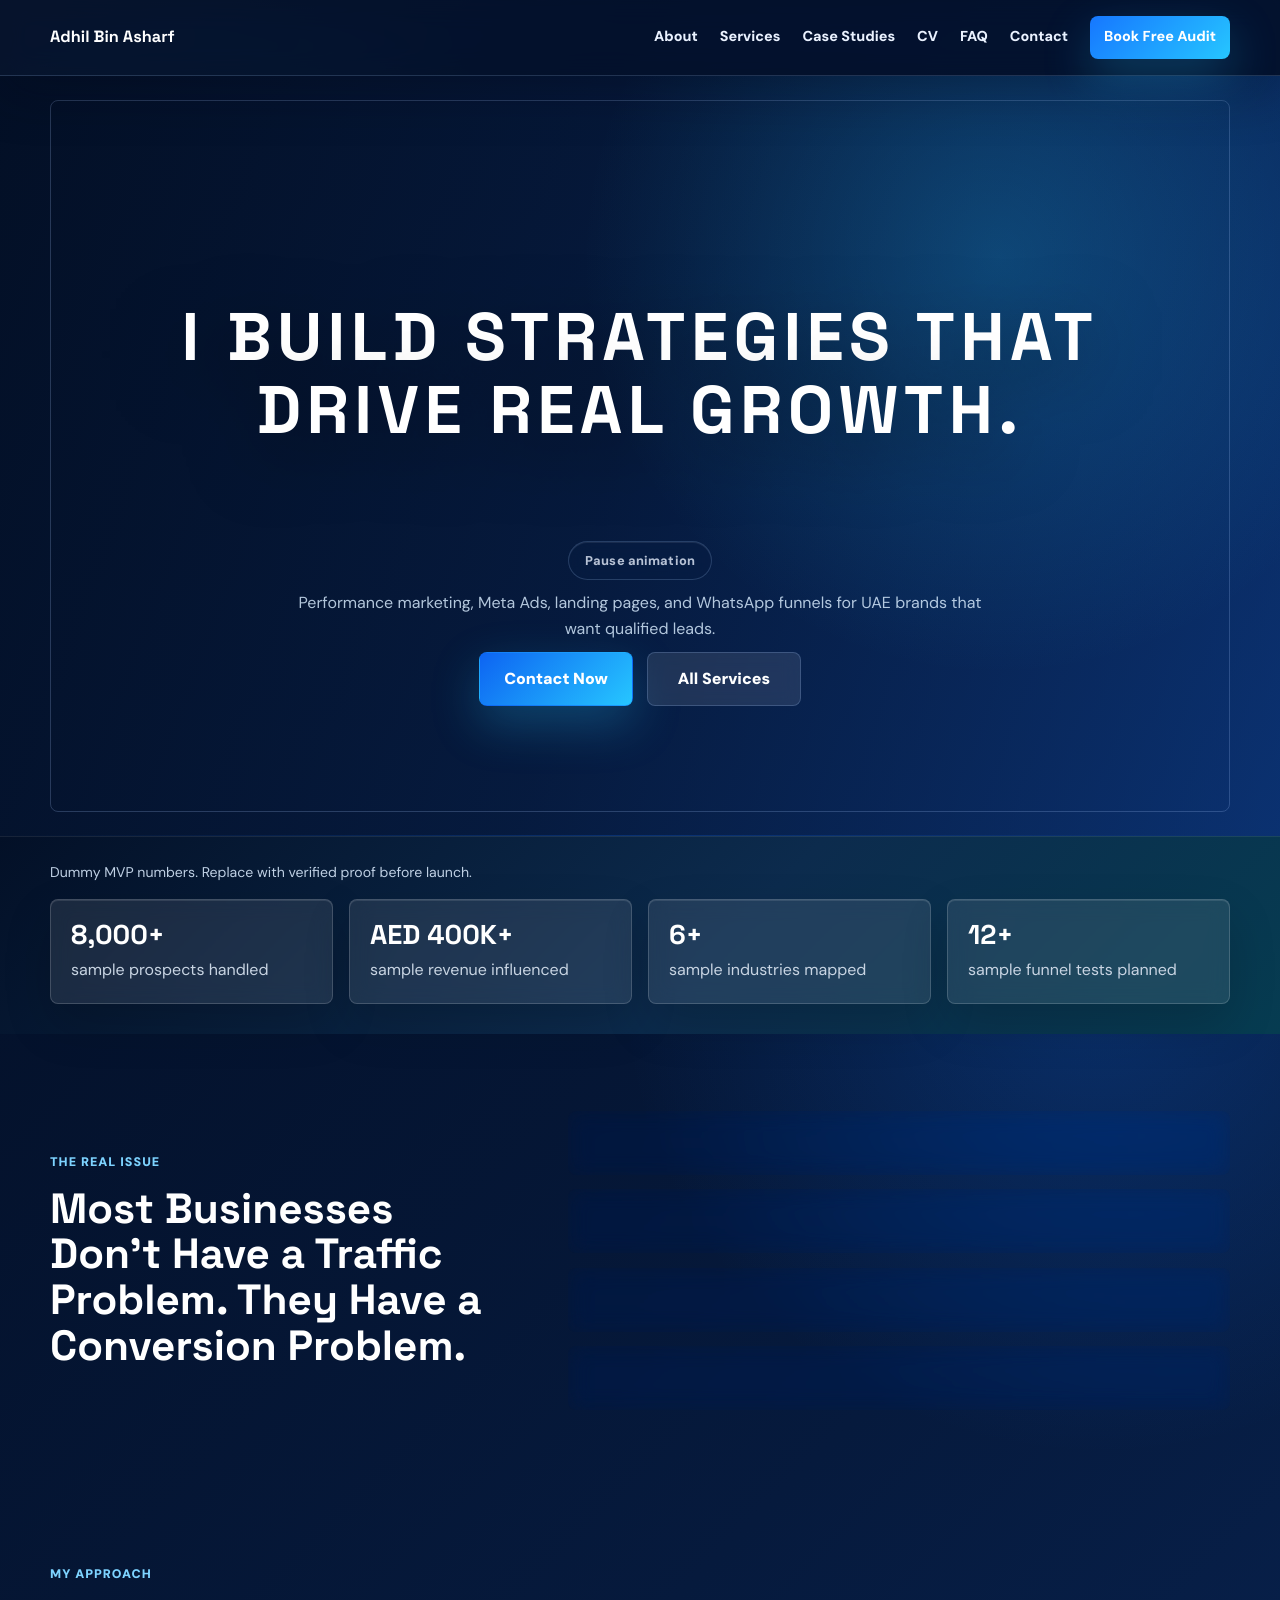
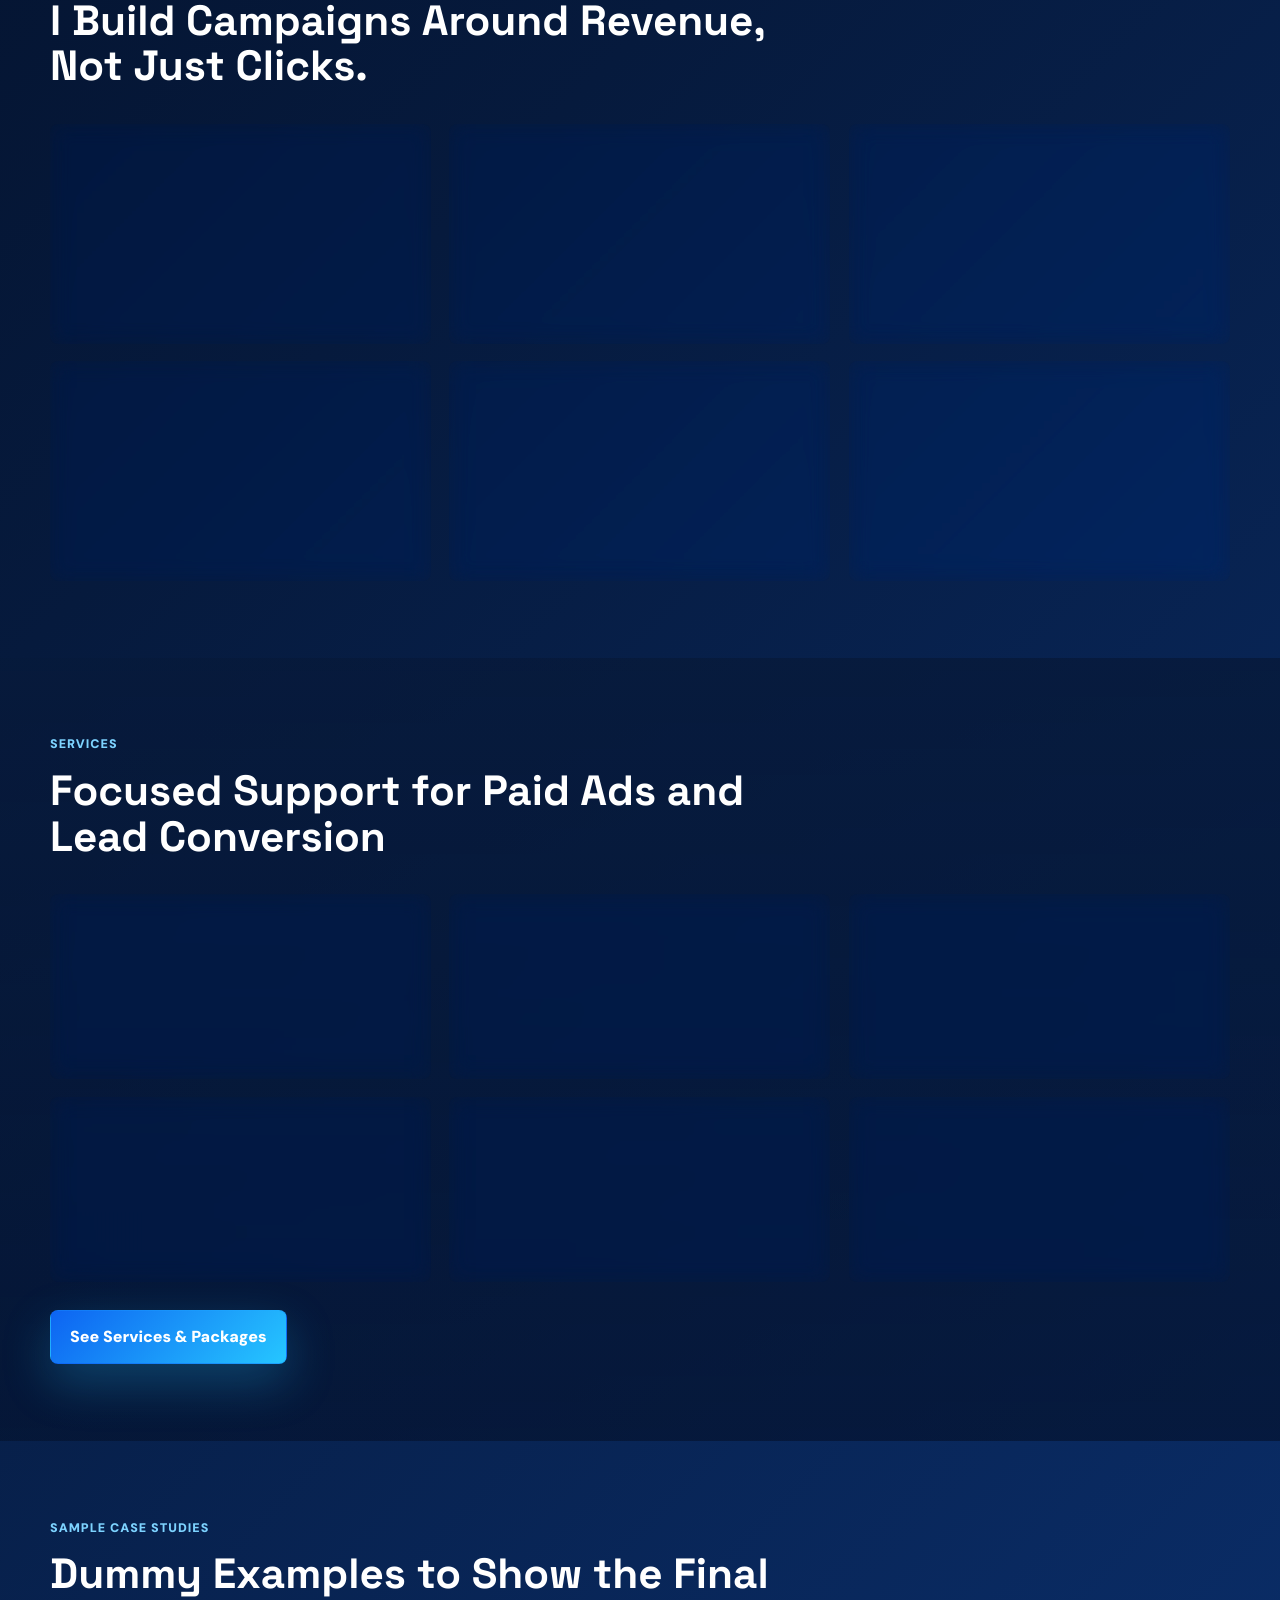
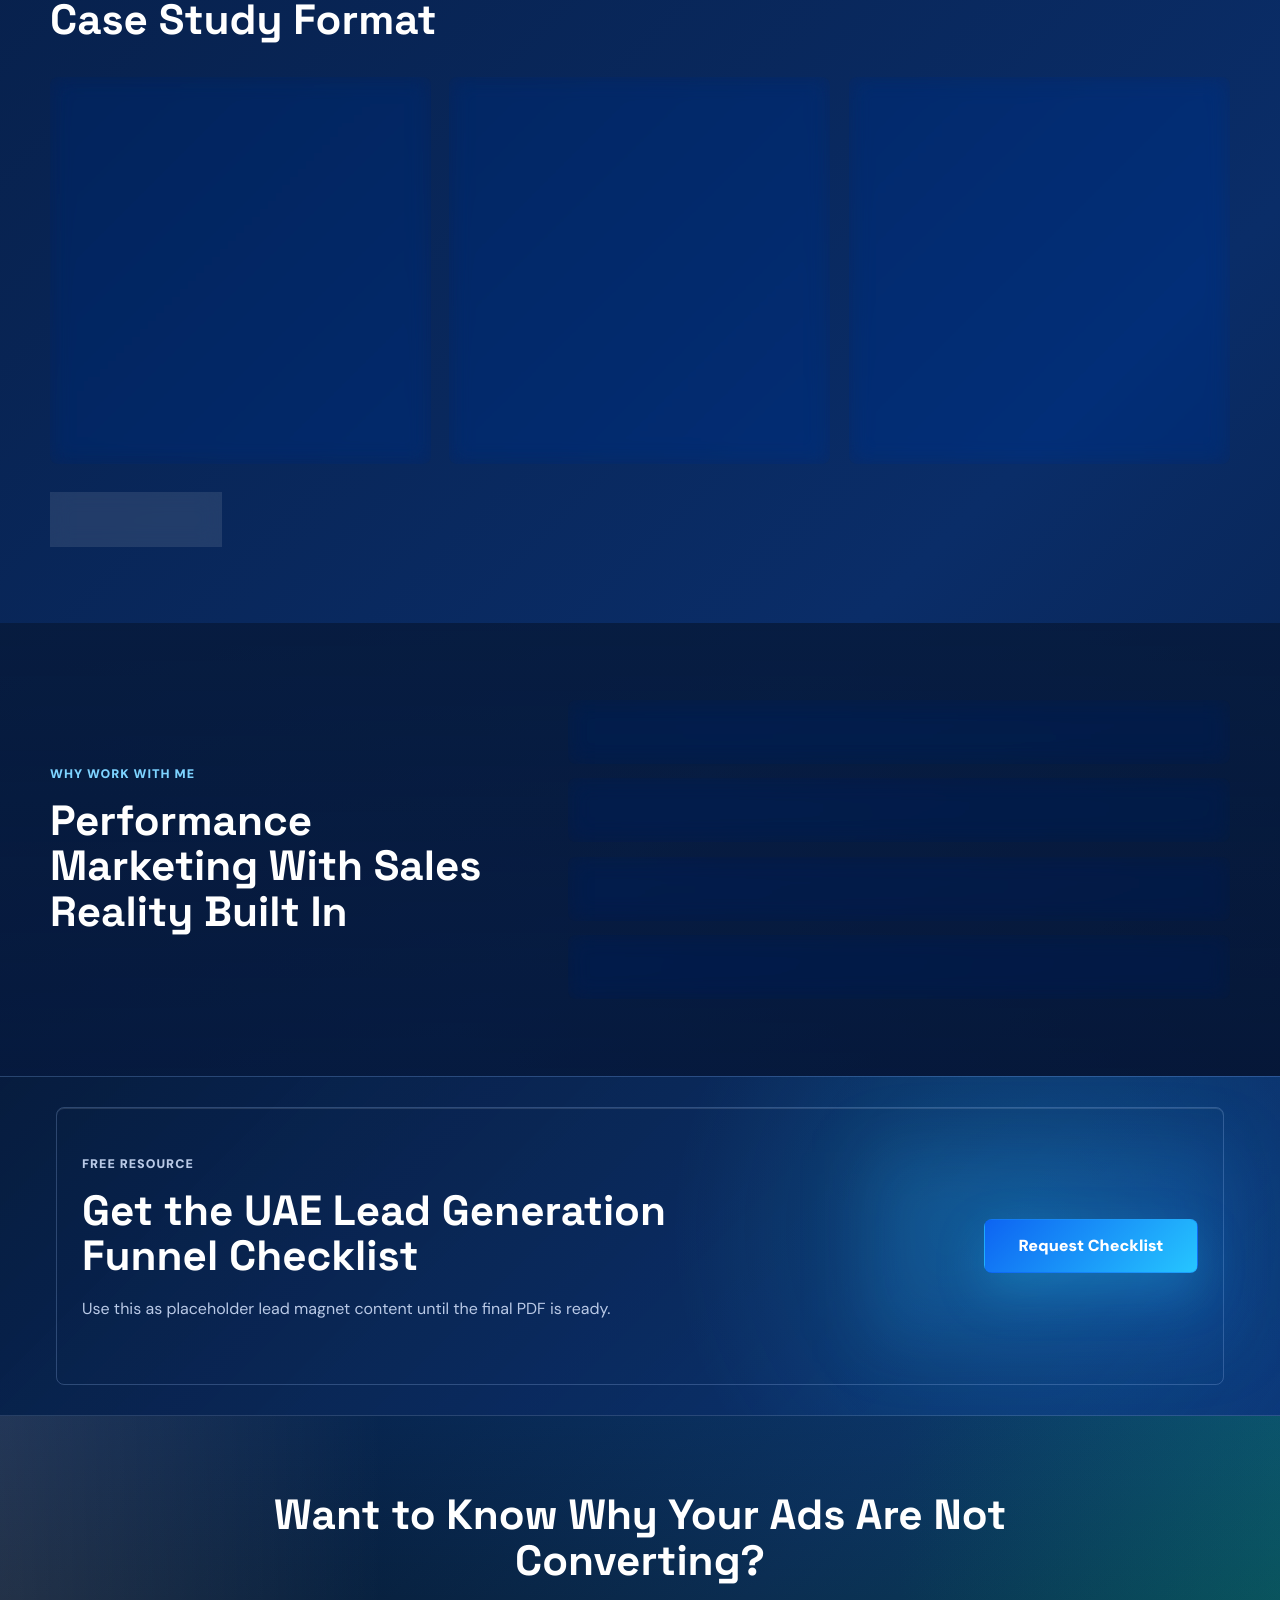
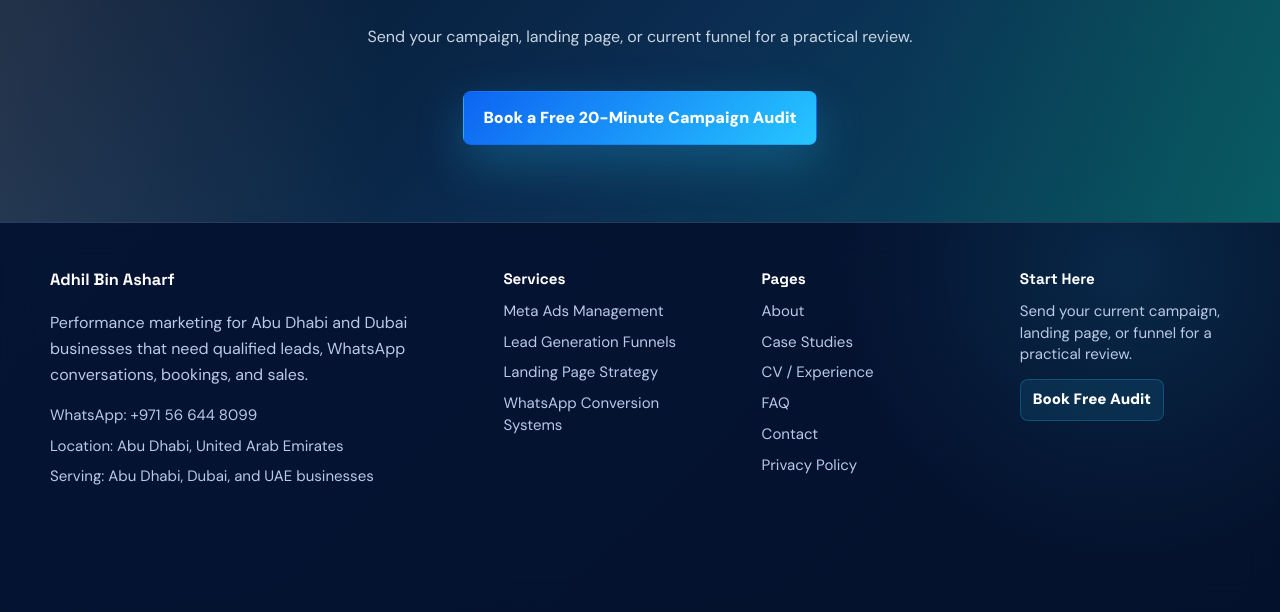
<file: index.html>
<!doctype html>
<html lang="en">
<head>
  <meta charset="utf-8">
  <meta name="viewport" content="width=device-width, initial-scale=1">
  <title>Performance Marketer in Abu Dhabi & Dubai | Adhil Bin Asharf</title>
  <meta name="description" content="Adhil Bin Asharf helps Abu Dhabi and Dubai businesses generate qualified leads with Meta Ads, landing pages, WhatsApp funnels, tracking, and campaign optimization.">
  <link rel="preconnect" href="https://fonts.googleapis.com">
  <link rel="preconnect" href="https://fonts.gstatic.com" crossorigin>
  <link href="https://fonts.googleapis.com/css2?family=DM+Sans:wght@400;500;600;700;800&family=Space+Grotesk:wght@500;600;700&display=swap" rel="stylesheet">
  <link rel="icon" type="image/png" sizes="32x32" href="assets/favicon-32.png">
  <link rel="icon" type="image/png" sizes="192x192" href="assets/favicon-192.png">
  <link rel="apple-touch-icon" href="assets/apple-touch-icon.png">
  <link rel="stylesheet" href="styles.css?v=33">
  <script type="application/ld+json">
  {
    "@context": "https://schema.org",
    "@type": "Person",
    "name": "Adhil Bin Asharf",
    "jobTitle": "Performance Marketer",
    "areaServed": ["Abu Dhabi", "Dubai", "United Arab Emirates"],
    "knowsAbout": ["Meta Ads", "Lead Generation", "Landing Pages", "WhatsApp Funnels", "Campaign Optimization"],
    "url": "https://example.com"
  }
  </script>
</head>
<body>
  <div class="site-cursor" aria-hidden="true"></div>
  <header class="site-header">
    <a class="brand" href="index.html" aria-label="Adhil Bin Asharf home">
      <span>Adhil Bin Asharf</span>
    </a>
    <button class="nav-toggle" type="button" aria-label="Open navigation" aria-expanded="false">Menu</button>
    <nav class="site-nav" aria-label="Main navigation">
      <a href="about.html">About</a>
      <a href="services.html">Services</a>
      <a href="case-studies.html">Case Studies</a>
      <a href="cv.html">CV</a>
      <a href="faq.html">FAQ</a>
      <a href="contact.html">Contact</a>
      <a class="nav-cta" href="contact.html#audit">Book Free Audit</a>
    </nav>
  </header>

  <main>
    <section class="hero">
      <div class="typewriter-hero" data-typewriter-hero>
        <h1 class="typewriter-heading" data-typewriter-heading aria-hidden="true">
          <span data-typewriter-text>I BUILD STRATEGIES THAT DRIVE REAL GROWTH.</span>
        </h1>
        <p class="sr-only" aria-live="polite" aria-atomic="true" data-typewriter-live>I BUILD STRATEGIES THAT DRIVE REAL GROWTH.</p>
      </div>
      <div class="hero-bottom">
        <button class="typewriter-toggle" type="button" data-typewriter-toggle aria-label="Pause headline animation">
          <span data-typewriter-toggle-text>Pause animation</span>
        </button>
        <p>Performance marketing, Meta Ads, landing pages, and WhatsApp funnels for UAE brands that want qualified leads.</p>
        <div class="hero-cta-row">
          <a class="button primary" href="contact.html#audit">Contact Now</a>
          <a class="button secondary" href="services.html">All Services</a>
        </div>
      </div>
    </section>

    <section class="proof-band" aria-label="Sample proof metrics">
      <p class="sample-note">Dummy MVP numbers. Replace with verified proof before launch.</p>
      <div class="proof-grid">
        <div><strong>8,000+</strong><span>sample prospects handled</span></div>
        <div><strong>AED 400K+</strong><span>sample revenue influenced</span></div>
        <div><strong>6+</strong><span>sample industries mapped</span></div>
        <div><strong>12+</strong><span>sample funnel tests planned</span></div>
      </div>
    </section>

    <section class="split-section">
      <div>
        <p class="eyebrow">The real issue</p>
        <h2>Most Businesses Don’t Have a Traffic Problem. They Have a Conversion Problem.</h2>
      </div>
      <div class="check-list">
        <p>Ads are running, but leads are poor quality.</p>
        <p>Leads come in, but the sales team does not convert them.</p>
        <p>Tracking is unclear, follow-up is slow, and budgets are spent without learning.</p>
        <p>The offer, landing page, and WhatsApp flow are not working together.</p>
      </div>
    </section>

    <section class="section">
      <div class="section-heading">
        <p class="eyebrow">My approach</p>
        <h2>I Build Campaigns Around Revenue, Not Just Clicks.</h2>
      </div>
      <div class="process-grid">
        <article><span>01</span><h3>Offer clarity</h3><p>Shape the promise, audience, proof, and CTA before scaling spend.</p></article>
        <article><span>02</span><h3>Audience research</h3><p>Map local UAE buying behavior and qualification signals.</p></article>
        <article><span>03</span><h3>Creative testing</h3><p>Test hooks, proof angles, and intent levels with a clear learning plan.</p></article>
        <article><span>04</span><h3>Funnel setup</h3><p>Connect landing pages, lead forms, WhatsApp, and sales handover.</p></article>
        <article><span>05</span><h3>Tracking</h3><p>Define the events and reporting that show what actually moved.</p></article>
        <article><span>06</span><h3>Optimization</h3><p>Review weekly, improve quality, and decide the next action from data.</p></article>
      </div>
    </section>

    <section class="section muted">
      <div class="section-heading">
        <p class="eyebrow">Services</p>
        <h2>Focused Support for Paid Ads and Lead Conversion</h2>
      </div>
      <div class="card-grid">
        <article class="card"><h3>Meta Ads Management</h3><p>Campaign structure, audience strategy, budget planning, creative tests, optimization, and reporting.</p></article>
        <article class="card"><h3>Lead Generation Campaigns</h3><p>Lead forms, landing page direction, qualification questions, and quality improvement.</p></article>
        <article class="card"><h3>Landing Page Strategy</h3><p>Page structure, offer copy, CTA sequence, form strategy, and trust-section planning.</p></article>
        <article class="card"><h3>WhatsApp Funnel Setup</h3><p>Auto-replies, follow-up messages, objection handling, qualification flow, and booking scripts.</p></article>
        <article class="card"><h3>Campaign Audit</h3><p>Review ads, creatives, targeting, tracking, landing page experience, and follow-up process.</p></article>
        <article class="card"><h3>Sales Follow-Up Optimization</h3><p>Improve response templates, handover flow, lead stages, and daily sales actions.</p></article>
      </div>
      <div class="center-action"><a class="button primary" href="services.html">See Services & Packages</a></div>
    </section>

    <section class="section">
      <div class="section-heading">
        <p class="eyebrow">Sample case studies</p>
        <h2>Dummy Examples to Show the Final Case Study Format</h2>
      </div>
      <div class="case-grid">
        <article class="case-card">
          <p class="tag">Education Campaign</p>
          <h3>Improved demo booking intent</h3>
          <p><strong>Challenge:</strong> Low-quality leads and poor follow-up.</p>
          <p><strong>Strategy:</strong> Offer refinement, WhatsApp qualification, demo booking flow.</p>
          <p class="metric">Sample result: 34% more qualified conversations</p>
        </article>
        <article class="case-card">
          <p class="tag">Training Institute</p>
          <h3>Reduced wasted sales effort</h3>
          <p><strong>Challenge:</strong> Many inquiries, unclear readiness.</p>
          <p><strong>Strategy:</strong> Added qualification questions and response templates.</p>
          <p class="metric">Sample result: 22% better response rate</p>
        </article>
        <article class="case-card">
          <p class="tag">Local Service</p>
          <h3>Sharper lead capture journey</h3>
          <p><strong>Challenge:</strong> Traffic sent to weak service page.</p>
          <p><strong>Strategy:</strong> Mobile-first landing page and trust-led CTA flow.</p>
          <p class="metric">Sample result: 2.8x landing page conversion</p>
        </article>
      </div>
      <div class="center-action"><a class="button secondary" href="case-studies.html">View Full Format</a></div>
    </section>

    <section class="split-section muted">
      <div>
        <p class="eyebrow">Why work with me</p>
        <h2>Performance Marketing With Sales Reality Built In</h2>
      </div>
      <div class="feature-list">
        <p>Performance marketing plus lead-handling and sales follow-up experience.</p>
        <p>Understands UAE lead behavior and WhatsApp-based conversion.</p>
        <p>Strong fit for education, service, clinics, training, real estate, and startup funnels.</p>
        <p>Simple reporting focused on revenue signals, not vanity metrics.</p>
      </div>
    </section>

    <section class="lead-magnet">
      <div>
        <p class="eyebrow">Free resource</p>
        <h2>Get the UAE Lead Generation Funnel Checklist</h2>
        <p>Use this as placeholder lead magnet content until the final PDF is ready.</p>
      </div>
      <a class="button primary" href="contact.html">Request Checklist</a>
    </section>

    <section class="final-cta">
      <h2>Want to Know Why Your Ads Are Not Converting?</h2>
      <p>Send your campaign, landing page, or current funnel for a practical review.</p>
      <a class="button primary" href="contact.html#audit">Book a Free 20-Minute Campaign Audit</a>
    </section>
  </main>
  <footer class="site-footer">
    <div class="footer-brand">
      <a class="brand" href="index.html"><span>Adhil Bin Asharf</span></a>
      <p>Performance marketing for Abu Dhabi and Dubai businesses that need qualified leads, WhatsApp conversations, bookings, and sales.</p>
      <div class="footer-contact">
        <a href="https://wa.me/971566448099">WhatsApp: +971 56 644 8099</a>
        <span>Location: Abu Dhabi, United Arab Emirates</span>
        <span>Serving: Abu Dhabi, Dubai, and UAE businesses</span>
      </div>
    </div>
    <nav class="footer-column" aria-label="Footer services">
      <strong>Services</strong>
      <a href="services.html">Meta Ads Management</a>
      <a href="services.html">Lead Generation Funnels</a>
      <a href="services.html">Landing Page Strategy</a>
      <a href="services.html">WhatsApp Conversion Systems</a>
    </nav>
    <nav class="footer-column" aria-label="Footer pages">
      <strong>Pages</strong>
      <a href="about.html">About</a>
      <a href="case-studies.html">Case Studies</a>
      <a href="cv.html">CV / Experience</a>
      <a href="faq.html">FAQ</a>
      <a href="contact.html">Contact</a>
      <a href="privacy.html">Privacy Policy</a>
    </nav>
    <div class="footer-column">
      <strong>Start Here</strong>
      <p>Send your current campaign, landing page, or funnel for a practical review.</p>
      <a class="footer-cta" href="contact.html#audit">Book Free Audit</a>
    </div>
    <div class="footer-bottom">
      <span>&copy; 2026 Adhil Bin Asharf. All rights reserved.</span>
      <span>Personal branding website for performance marketing services in the UAE.</span>
    </div>
  </footer>
  <script src="site-content.js?v=1"></script>
  <script src="script.js?v=26"></script>
</body>
</html>
</file>
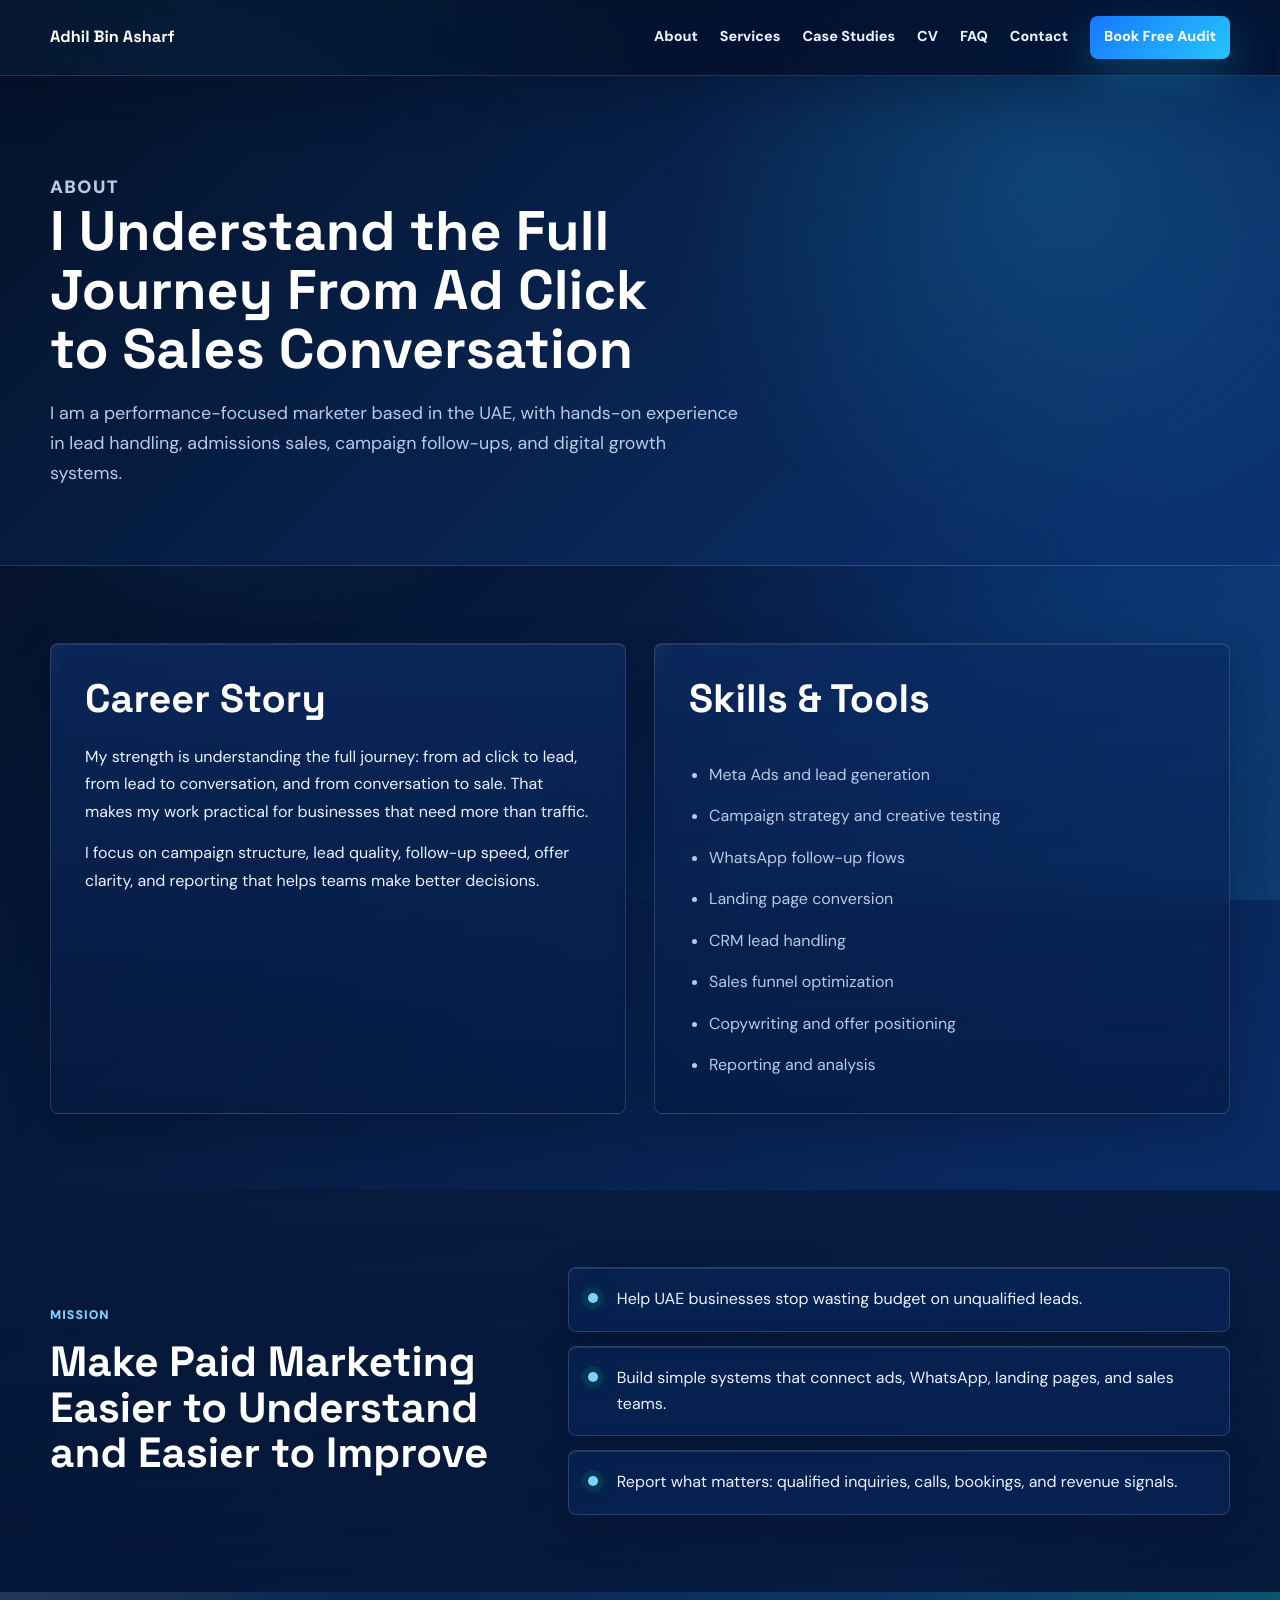
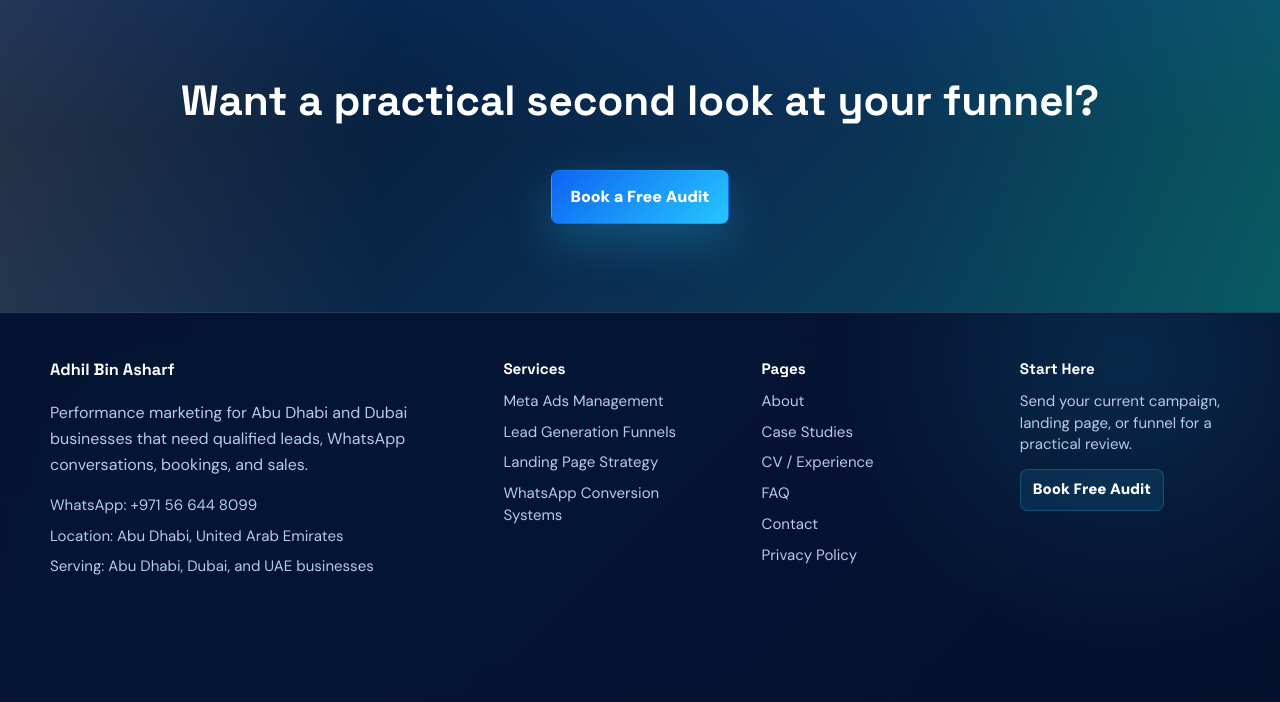
<file: about.html>
<!doctype html>
<html lang="en">
<head>
  <meta charset="utf-8"><meta name="viewport" content="width=device-width, initial-scale=1">
  <title>About Adhil Bin Asharf | Performance Marketer UAE</title>
  <meta name="description" content="Learn about Adhil Bin Asharf, a UAE-based performance marketer focused on Meta Ads, lead generation, WhatsApp funnels, and sales follow-up systems.">
  <link rel="preconnect" href="https://fonts.googleapis.com"><link rel="preconnect" href="https://fonts.gstatic.com" crossorigin><link href="https://fonts.googleapis.com/css2?family=DM+Sans:wght@400;500;600;700;800&family=Space+Grotesk:wght@500;600;700&display=swap" rel="stylesheet"><link rel="icon" type="image/png" sizes="32x32" href="assets/favicon-32.png"><link rel="icon" type="image/png" sizes="192x192" href="assets/favicon-192.png"><link rel="apple-touch-icon" href="assets/apple-touch-icon.png"><link rel="stylesheet" href="styles.css?v=33">
</head>
<body>
  <div class="site-cursor" aria-hidden="true"></div>
  <header class="site-header"><a class="brand" href="index.html"><span>Adhil Bin Asharf</span></a><button class="nav-toggle" type="button" aria-label="Open navigation" aria-expanded="false">Menu</button><nav class="site-nav"><a href="about.html">About</a><a href="services.html">Services</a><a href="case-studies.html">Case Studies</a><a href="cv.html">CV</a><a href="faq.html">FAQ</a><a href="contact.html">Contact</a><a class="nav-cta" href="contact.html#audit">Book Free Audit</a></nav></header>
  <main>
    <section class="page-hero"><p class="eyebrow">About</p><h1>I Understand the Full Journey From Ad Click to Sales Conversation</h1><p>I am a performance-focused marketer based in the UAE, with hands-on experience in lead handling, admissions sales, campaign follow-ups, and digital growth systems.</p></section>
    <section class="content-page">
      <div class="two-column">
        <article class="story-panel"><h2>Career Story</h2><p>My strength is understanding the full journey: from ad click to lead, from lead to conversation, and from conversation to sale. That makes my work practical for businesses that need more than traffic.</p><p>I focus on campaign structure, lead quality, follow-up speed, offer clarity, and reporting that helps teams make better decisions.</p></article>
        <article class="story-panel"><h2>Skills & Tools</h2><ul class="details-list"><li>Meta Ads and lead generation</li><li>Campaign strategy and creative testing</li><li>WhatsApp follow-up flows</li><li>Landing page conversion</li><li>CRM lead handling</li><li>Sales funnel optimization</li><li>Copywriting and offer positioning</li><li>Reporting and analysis</li></ul></article>
      </div>
    </section>
    <section class="split-section muted"><div><p class="eyebrow">Mission</p><h2>Make Paid Marketing Easier to Understand and Easier to Improve</h2></div><div class="feature-list"><p>Help UAE businesses stop wasting budget on unqualified leads.</p><p>Build simple systems that connect ads, WhatsApp, landing pages, and sales teams.</p><p>Report what matters: qualified inquiries, calls, bookings, and revenue signals.</p></div></section>
    <section class="final-cta"><h2>Want a practical second look at your funnel?</h2><a class="button primary" href="contact.html#audit">Book a Free Audit</a></section>
  </main>
  <footer class="site-footer">
    <div class="footer-brand">
      <a class="brand" href="index.html"><span>Adhil Bin Asharf</span></a>
      <p>Performance marketing for Abu Dhabi and Dubai businesses that need qualified leads, WhatsApp conversations, bookings, and sales.</p>
      <div class="footer-contact">
        <a href="https://wa.me/971566448099">WhatsApp: +971 56 644 8099</a>
        <span>Location: Abu Dhabi, United Arab Emirates</span>
        <span>Serving: Abu Dhabi, Dubai, and UAE businesses</span>
      </div>
    </div>
    <nav class="footer-column" aria-label="Footer services">
      <strong>Services</strong>
      <a href="services.html">Meta Ads Management</a>
      <a href="services.html">Lead Generation Funnels</a>
      <a href="services.html">Landing Page Strategy</a>
      <a href="services.html">WhatsApp Conversion Systems</a>
    </nav>
    <nav class="footer-column" aria-label="Footer pages">
      <strong>Pages</strong>
      <a href="about.html">About</a>
      <a href="case-studies.html">Case Studies</a>
      <a href="cv.html">CV / Experience</a>
      <a href="faq.html">FAQ</a>
      <a href="contact.html">Contact</a>
      <a href="privacy.html">Privacy Policy</a>
    </nav>
    <div class="footer-column">
      <strong>Start Here</strong>
      <p>Send your current campaign, landing page, or funnel for a practical review.</p>
      <a class="footer-cta" href="contact.html#audit">Book Free Audit</a>
    </div>
    <div class="footer-bottom">
      <span>&copy; 2026 Adhil Bin Asharf. All rights reserved.</span>
      <span>Personal branding website for performance marketing services in the UAE.</span>
    </div>
  </footer><script src="site-content.js?v=1"></script>
  <script src="script.js?v=26"></script>
</body>
</html>
</file>
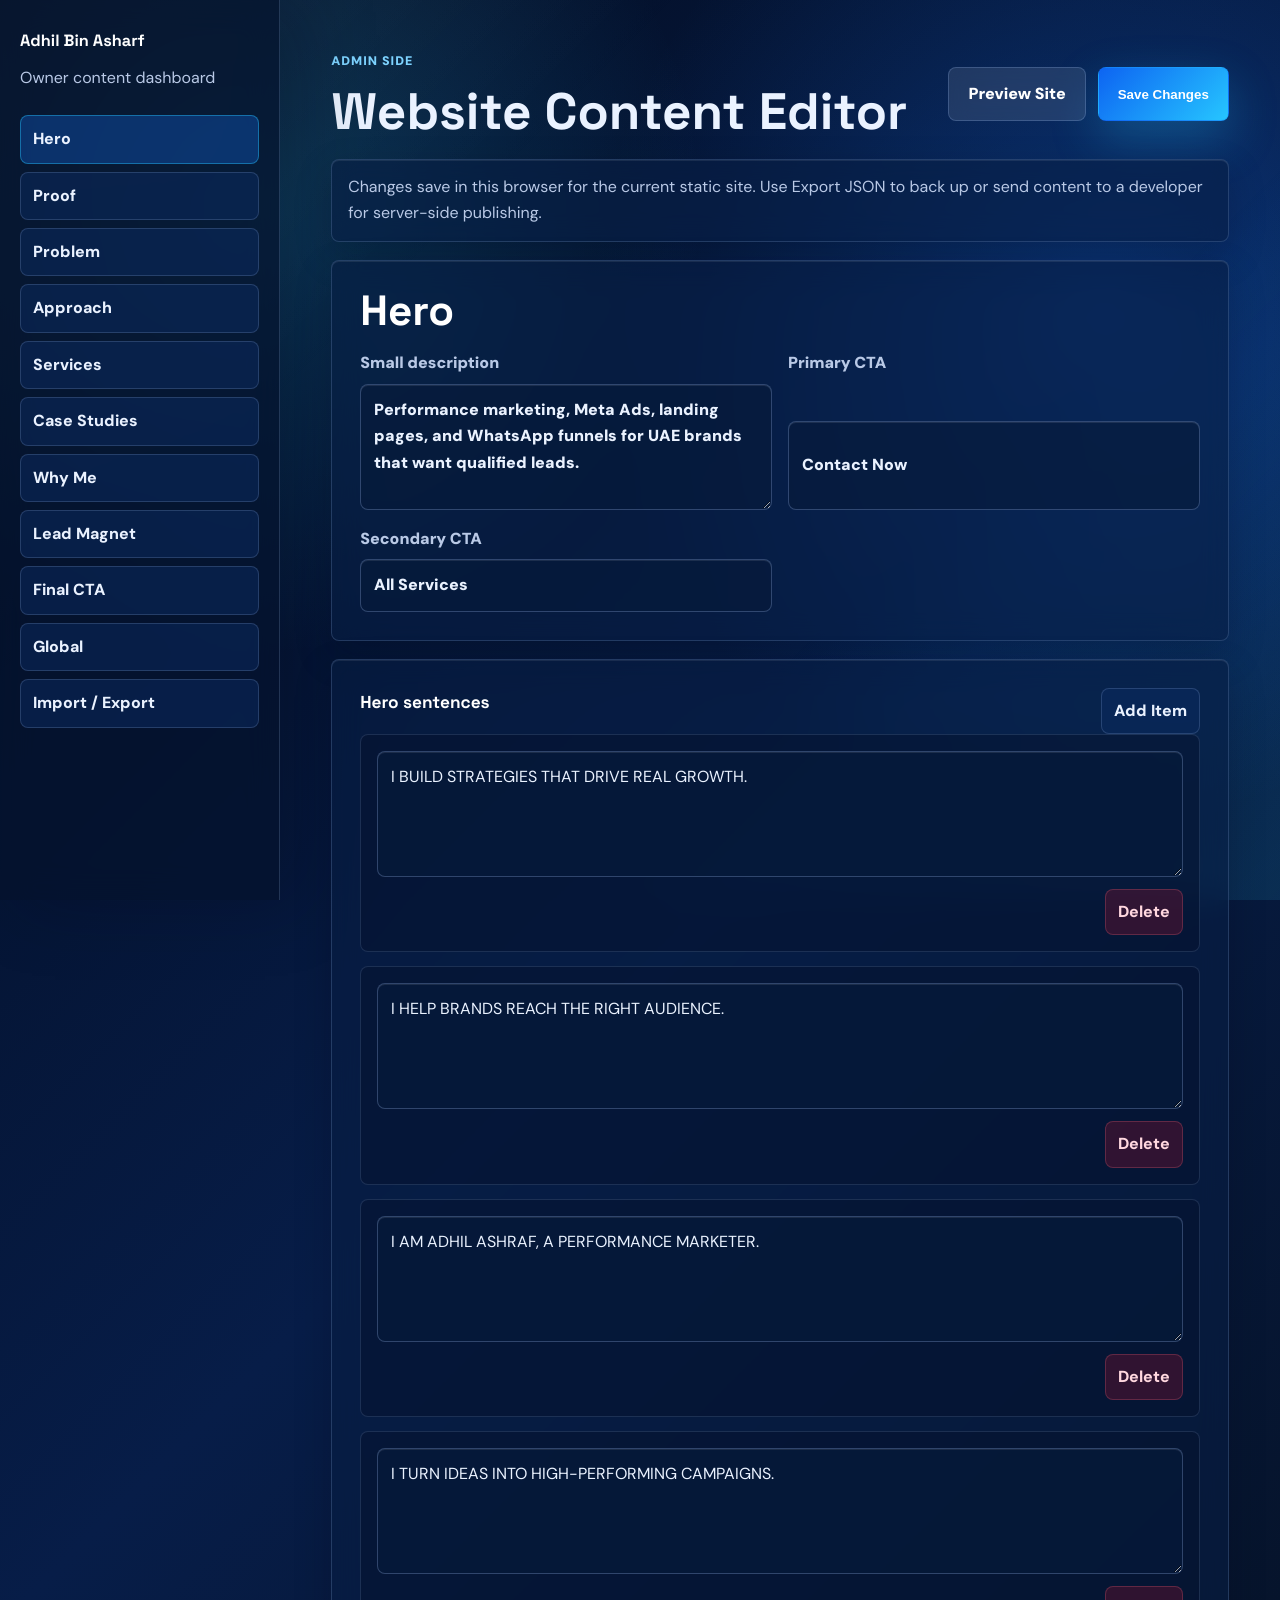
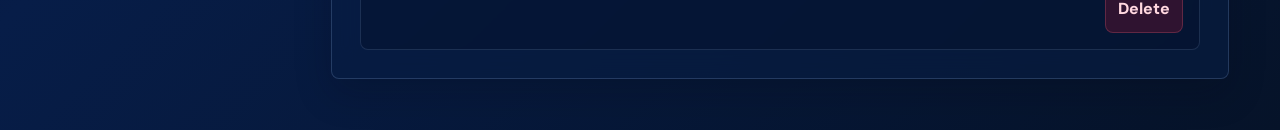
<file: admin.html>
<!doctype html>
<html lang="en">
<head>
  <meta charset="utf-8">
  <meta name="viewport" content="width=device-width, initial-scale=1">
  <title>Admin | Adhil Bin Asharf Website</title>
  <meta name="robots" content="noindex,nofollow">
  <link rel="preconnect" href="https://fonts.googleapis.com">
  <link rel="preconnect" href="https://fonts.gstatic.com" crossorigin>
  <link href="https://fonts.googleapis.com/css2?family=DM+Sans:wght@400;500;600;700;800&family=Space+Grotesk:wght@500;600;700&display=swap" rel="stylesheet">
  <link rel="icon" type="image/png" sizes="32x32" href="assets/favicon-32.png">
  <link rel="stylesheet" href="styles.css?v=33">
</head>
<body class="admin-body">
  <main class="admin-shell">
    <aside class="admin-sidebar">
      <a class="brand" href="index.html"><span>Adhil Bin Asharf</span></a>
      <p>Owner content dashboard</p>
      <nav class="admin-tabs" aria-label="Admin sections">
        <button type="button" data-admin-tab="hero">Hero</button>
        <button type="button" data-admin-tab="proof">Proof</button>
        <button type="button" data-admin-tab="problem">Problem</button>
        <button type="button" data-admin-tab="approach">Approach</button>
        <button type="button" data-admin-tab="servicesPreview">Services</button>
        <button type="button" data-admin-tab="casesPreview">Case Studies</button>
        <button type="button" data-admin-tab="why">Why Me</button>
        <button type="button" data-admin-tab="leadMagnet">Lead Magnet</button>
        <button type="button" data-admin-tab="finalCta">Final CTA</button>
        <button type="button" data-admin-tab="global">Global</button>
        <button type="button" data-admin-tab="data">Import / Export</button>
      </nav>
    </aside>

    <section class="admin-panel">
      <header class="admin-topbar">
        <div>
          <p class="eyebrow">Admin side</p>
          <h1>Website Content Editor</h1>
        </div>
        <div class="admin-actions">
          <a class="button secondary" href="index.html" target="_blank" rel="noreferrer">Preview Site</a>
          <button class="button primary" type="button" data-admin-save>Save Changes</button>
        </div>
      </header>

      <p class="admin-notice">Changes save in this browser for the current static site. Use Export JSON to back up or send content to a developer for server-side publishing.</p>

      <form class="admin-form" data-admin-form></form>
    </section>
  </main>

  <script src="site-content.js?v=1"></script>
  <script src="admin.js?v=1"></script>
</body>
</html>
</file>
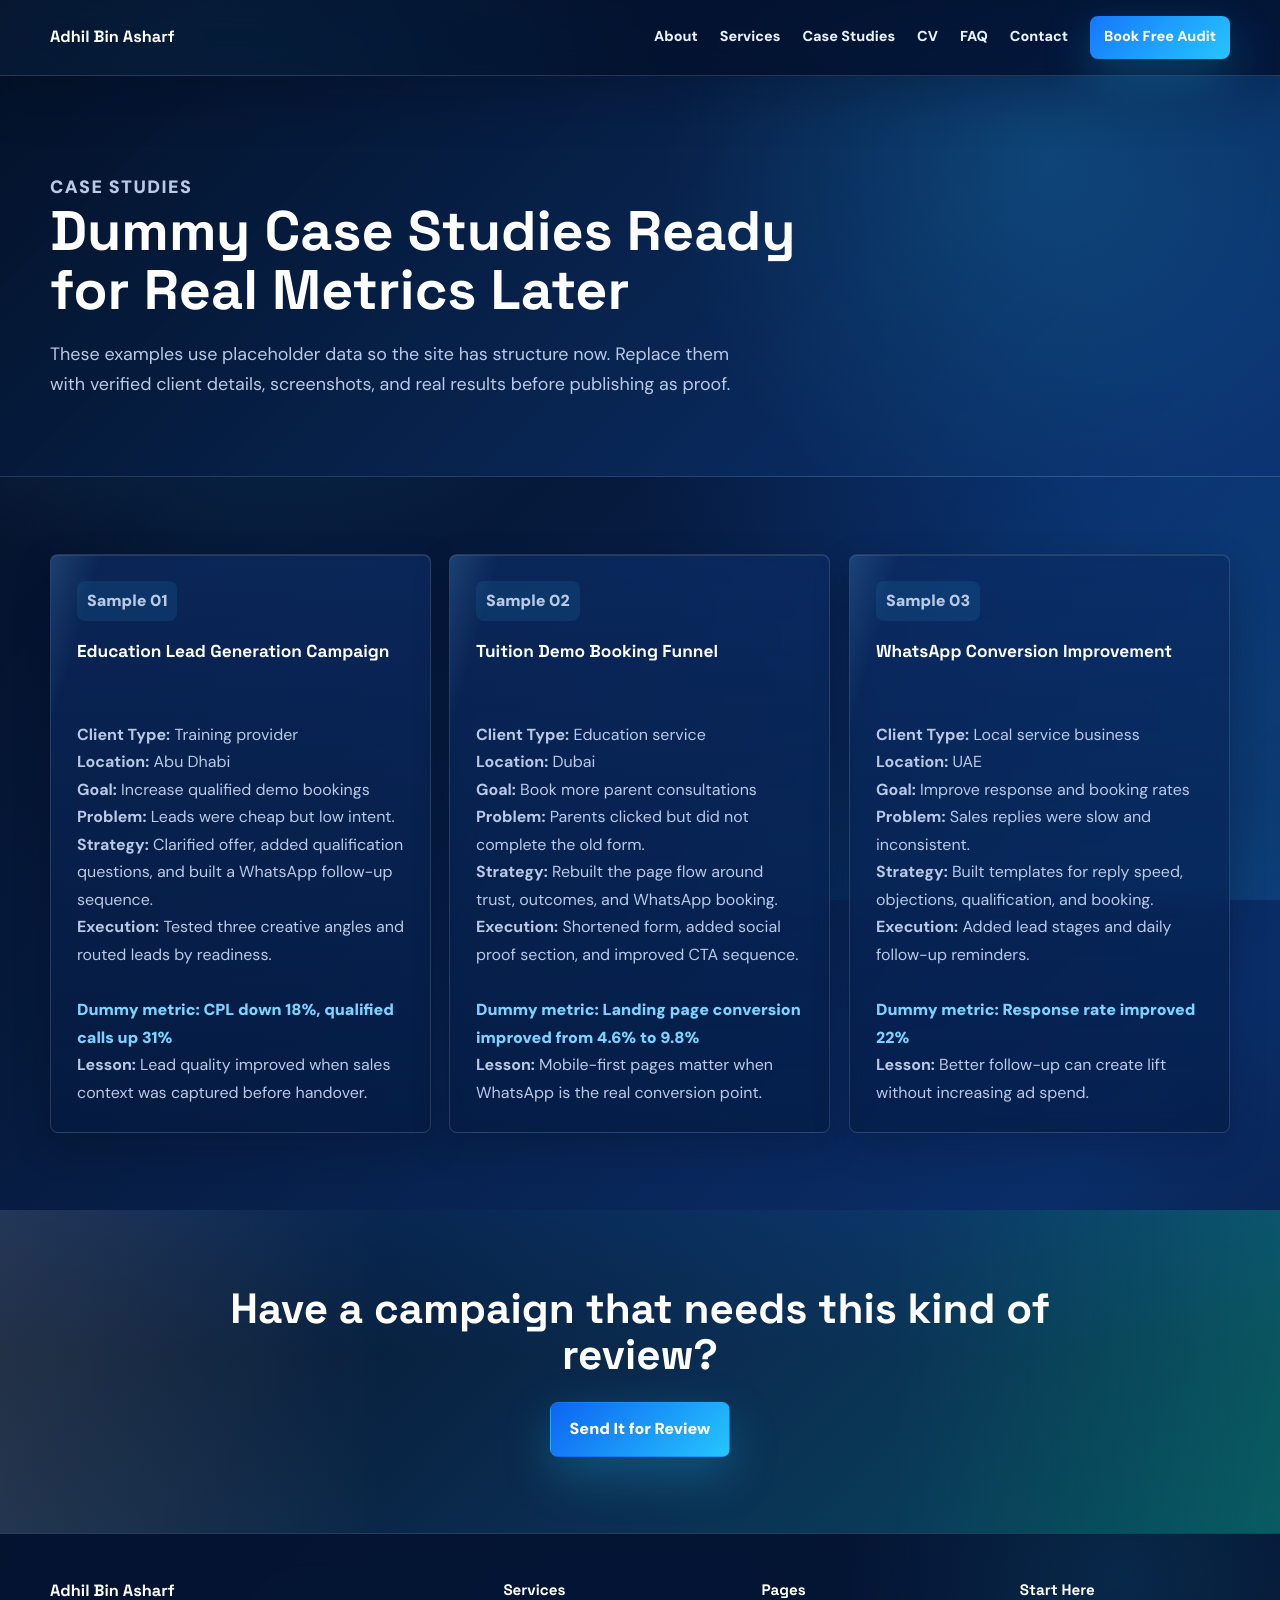
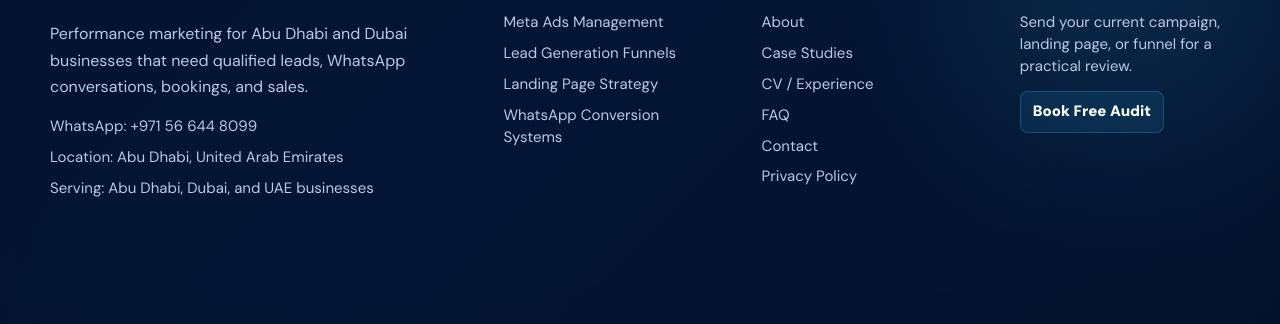
<file: case-studies.html>
<!doctype html>
<html lang="en">
<head>
  <meta charset="utf-8"><meta name="viewport" content="width=device-width, initial-scale=1">
  <title>Case Studies | Lead Generation and Funnel Examples</title>
  <meta name="description" content="Sample case study formats for UAE lead generation, education campaigns, WhatsApp conversion, and landing page optimization.">
  <link rel="preconnect" href="https://fonts.googleapis.com"><link rel="preconnect" href="https://fonts.gstatic.com" crossorigin><link href="https://fonts.googleapis.com/css2?family=DM+Sans:wght@400;500;600;700;800&family=Space+Grotesk:wght@500;600;700&display=swap" rel="stylesheet"><link rel="icon" type="image/png" sizes="32x32" href="assets/favicon-32.png"><link rel="icon" type="image/png" sizes="192x192" href="assets/favicon-192.png"><link rel="apple-touch-icon" href="assets/apple-touch-icon.png"><link rel="stylesheet" href="styles.css?v=33">
</head>
<body>
  <div class="site-cursor" aria-hidden="true"></div>
  <header class="site-header"><a class="brand" href="index.html"><span>Adhil Bin Asharf</span></a><button class="nav-toggle" type="button" aria-label="Open navigation" aria-expanded="false">Menu</button><nav class="site-nav"><a href="about.html">About</a><a href="services.html">Services</a><a href="case-studies.html">Case Studies</a><a href="cv.html">CV</a><a href="faq.html">FAQ</a><a href="contact.html">Contact</a><a class="nav-cta" href="contact.html#audit">Book Free Audit</a></nav></header>
  <main>
    <section class="page-hero"><p class="eyebrow">Case studies</p><h1>Dummy Case Studies Ready for Real Metrics Later</h1><p>These examples use placeholder data so the site has structure now. Replace them with verified client details, screenshots, and real results before publishing as proof.</p></section>
    <section class="section">
      <div class="case-grid">
        <article class="case-card"><p class="tag">Sample 01</p><h3>Education Lead Generation Campaign</h3><p><strong>Client Type:</strong> Training provider</p><p><strong>Location:</strong> Abu Dhabi</p><p><strong>Goal:</strong> Increase qualified demo bookings</p><p><strong>Problem:</strong> Leads were cheap but low intent.</p><p><strong>Strategy:</strong> Clarified offer, added qualification questions, and built a WhatsApp follow-up sequence.</p><p><strong>Execution:</strong> Tested three creative angles and routed leads by readiness.</p><p class="metric">Dummy metric: CPL down 18%, qualified calls up 31%</p><p><strong>Lesson:</strong> Lead quality improved when sales context was captured before handover.</p></article>
        <article class="case-card"><p class="tag">Sample 02</p><h3>Tuition Demo Booking Funnel</h3><p><strong>Client Type:</strong> Education service</p><p><strong>Location:</strong> Dubai</p><p><strong>Goal:</strong> Book more parent consultations</p><p><strong>Problem:</strong> Parents clicked but did not complete the old form.</p><p><strong>Strategy:</strong> Rebuilt the page flow around trust, outcomes, and WhatsApp booking.</p><p><strong>Execution:</strong> Shortened form, added social proof section, and improved CTA sequence.</p><p class="metric">Dummy metric: Landing page conversion improved from 4.6% to 9.8%</p><p><strong>Lesson:</strong> Mobile-first pages matter when WhatsApp is the real conversion point.</p></article>
        <article class="case-card"><p class="tag">Sample 03</p><h3>WhatsApp Conversion Improvement</h3><p><strong>Client Type:</strong> Local service business</p><p><strong>Location:</strong> UAE</p><p><strong>Goal:</strong> Improve response and booking rates</p><p><strong>Problem:</strong> Sales replies were slow and inconsistent.</p><p><strong>Strategy:</strong> Built templates for reply speed, objections, qualification, and booking.</p><p><strong>Execution:</strong> Added lead stages and daily follow-up reminders.</p><p class="metric">Dummy metric: Response rate improved 22%</p><p><strong>Lesson:</strong> Better follow-up can create lift without increasing ad spend.</p></article>
      </div>
    </section>
    <section class="final-cta"><h2>Have a campaign that needs this kind of review?</h2><a class="button primary" href="contact.html#audit">Send It for Review</a></section>
  </main>
  <footer class="site-footer">
    <div class="footer-brand">
      <a class="brand" href="index.html"><span>Adhil Bin Asharf</span></a>
      <p>Performance marketing for Abu Dhabi and Dubai businesses that need qualified leads, WhatsApp conversations, bookings, and sales.</p>
      <div class="footer-contact">
        <a href="https://wa.me/971566448099">WhatsApp: +971 56 644 8099</a>
        <span>Location: Abu Dhabi, United Arab Emirates</span>
        <span>Serving: Abu Dhabi, Dubai, and UAE businesses</span>
      </div>
    </div>
    <nav class="footer-column" aria-label="Footer services">
      <strong>Services</strong>
      <a href="services.html">Meta Ads Management</a>
      <a href="services.html">Lead Generation Funnels</a>
      <a href="services.html">Landing Page Strategy</a>
      <a href="services.html">WhatsApp Conversion Systems</a>
    </nav>
    <nav class="footer-column" aria-label="Footer pages">
      <strong>Pages</strong>
      <a href="about.html">About</a>
      <a href="case-studies.html">Case Studies</a>
      <a href="cv.html">CV / Experience</a>
      <a href="faq.html">FAQ</a>
      <a href="contact.html">Contact</a>
      <a href="privacy.html">Privacy Policy</a>
    </nav>
    <div class="footer-column">
      <strong>Start Here</strong>
      <p>Send your current campaign, landing page, or funnel for a practical review.</p>
      <a class="footer-cta" href="contact.html#audit">Book Free Audit</a>
    </div>
    <div class="footer-bottom">
      <span>&copy; 2026 Adhil Bin Asharf. All rights reserved.</span>
      <span>Personal branding website for performance marketing services in the UAE.</span>
    </div>
  </footer><script src="site-content.js?v=1"></script>
  <script src="script.js?v=26"></script>
</body>
</html>
</file>
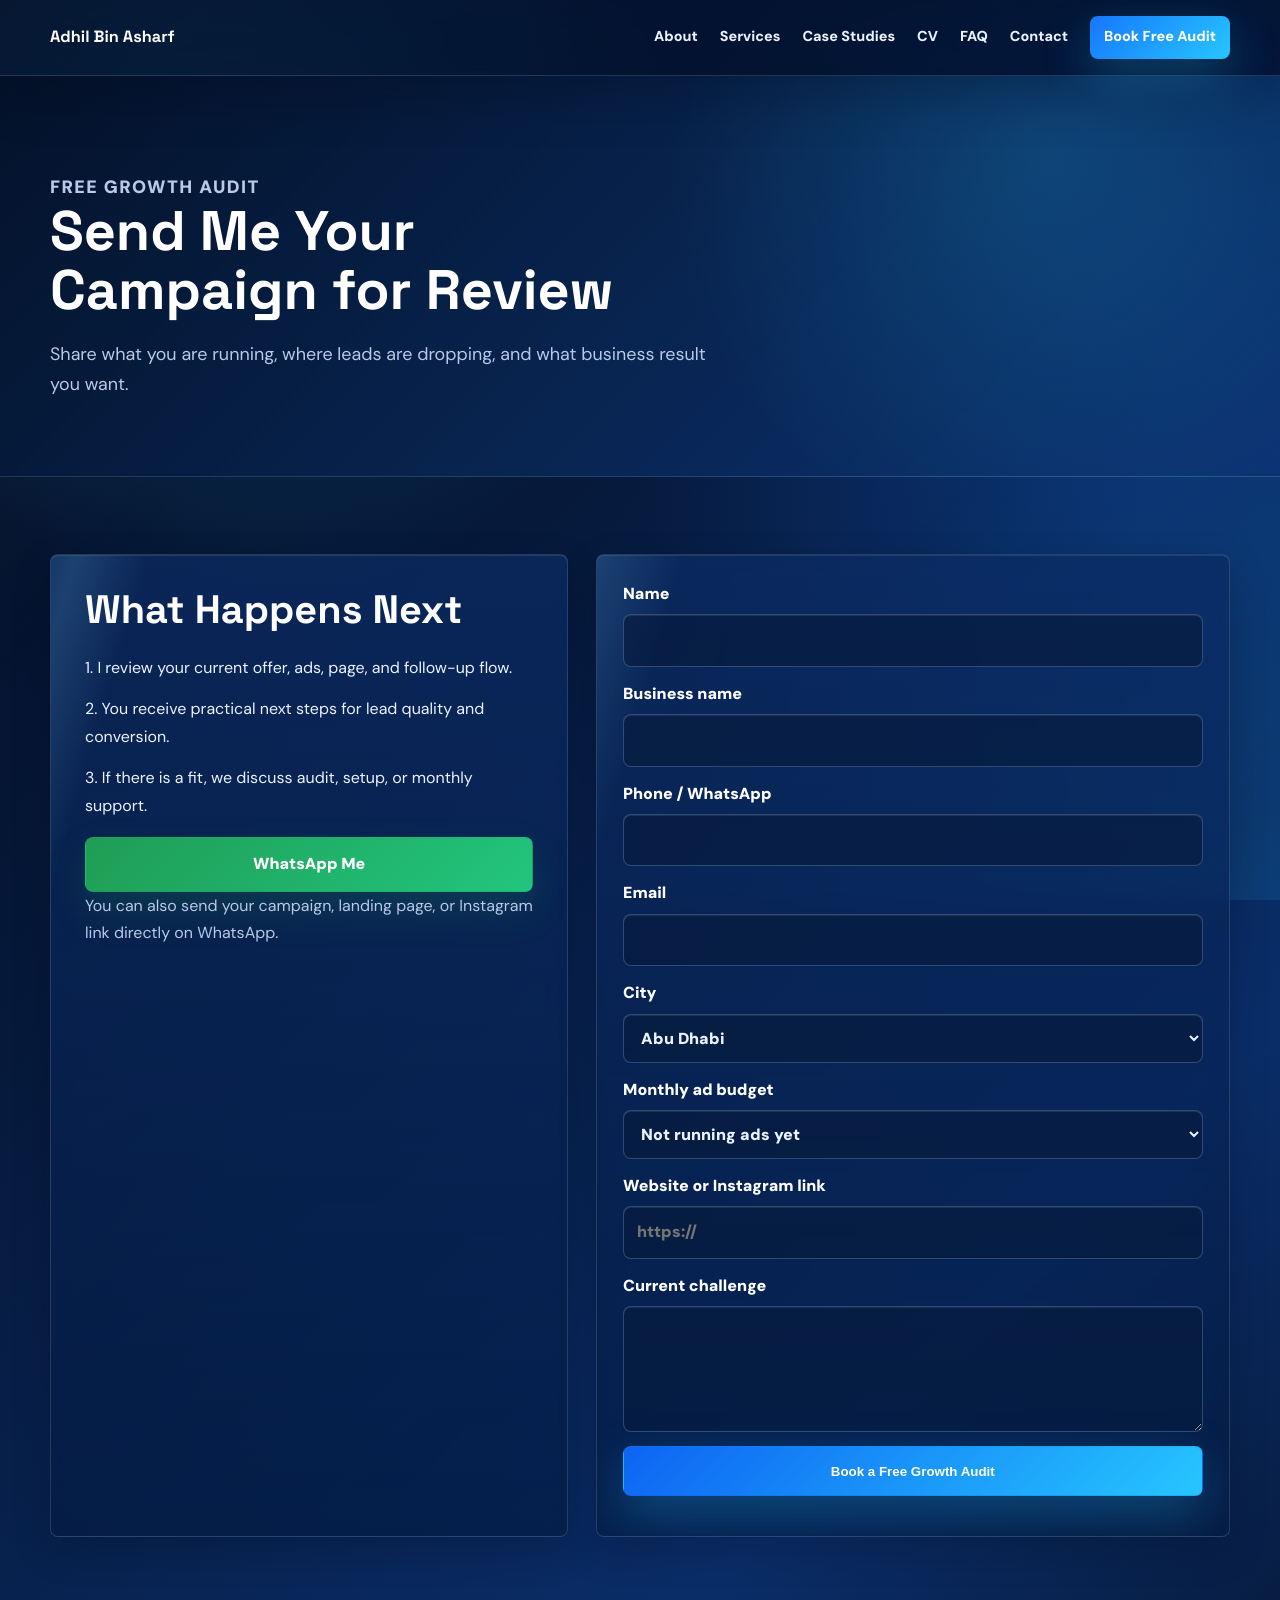
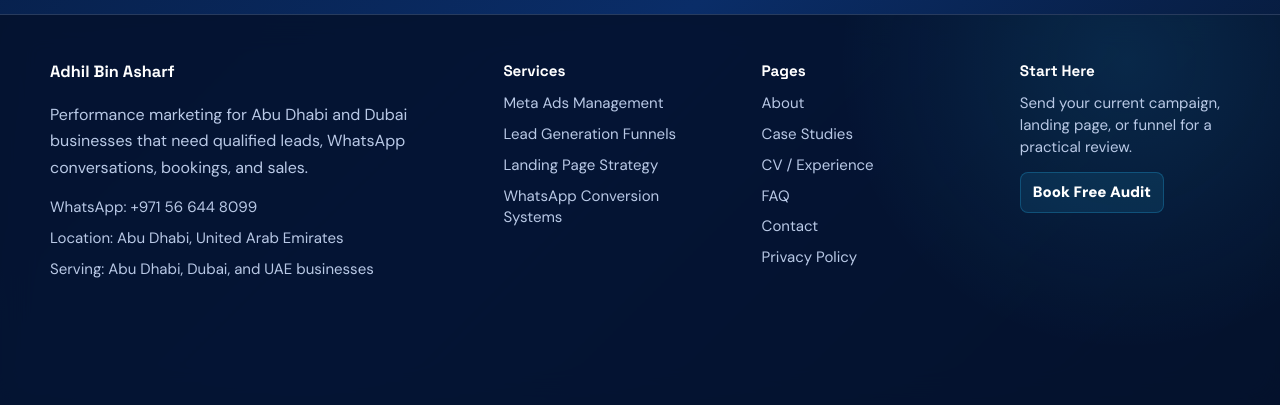
<file: contact.html>
<!doctype html>
<html lang="en">
<head>
  <meta charset="utf-8"><meta name="viewport" content="width=device-width, initial-scale=1">
  <title>Contact | Book a Free Growth Audit</title>
  <meta name="description" content="Book a free growth audit with Adhil Bin Asharf for Meta Ads, lead generation, WhatsApp funnels, and campaign conversion issues.">
  <link rel="preconnect" href="https://fonts.googleapis.com"><link rel="preconnect" href="https://fonts.gstatic.com" crossorigin><link href="https://fonts.googleapis.com/css2?family=DM+Sans:wght@400;500;600;700;800&family=Space+Grotesk:wght@500;600;700&display=swap" rel="stylesheet"><link rel="icon" type="image/png" sizes="32x32" href="assets/favicon-32.png"><link rel="icon" type="image/png" sizes="192x192" href="assets/favicon-192.png"><link rel="apple-touch-icon" href="assets/apple-touch-icon.png"><link rel="stylesheet" href="styles.css?v=33">
</head>
<body>
  <div class="site-cursor" aria-hidden="true"></div>
  <header class="site-header"><a class="brand" href="index.html"><span>Adhil Bin Asharf</span></a><button class="nav-toggle" type="button" aria-label="Open navigation" aria-expanded="false">Menu</button><nav class="site-nav"><a href="about.html">About</a><a href="services.html">Services</a><a href="case-studies.html">Case Studies</a><a href="cv.html">CV</a><a href="faq.html">FAQ</a><a href="contact.html">Contact</a><a class="nav-cta" href="#audit">Book Free Audit</a></nav></header>
  <main>
    <section class="page-hero" id="audit"><p class="eyebrow">Free growth audit</p><h1>Send Me Your Campaign for Review</h1><p>Share what you are running, where leads are dropping, and what business result you want.</p></section>
    <section class="content-page contact-layout">
      <aside class="story-panel">
        <h2>What Happens Next</h2>
        <p>1. I review your current offer, ads, page, and follow-up flow.</p>
        <p>2. You receive practical next steps for lead quality and conversion.</p>
        <p>3. If there is a fit, we discuss audit, setup, or monthly support.</p>
        <a class="button whatsapp" href="https://wa.me/971566448099">WhatsApp Me</a>
        <p class="small-note">You can also send your campaign, landing page, or Instagram link directly on WhatsApp.</p>
      </aside>
      <section class="form-panel">
        <form data-audit-form data-apps-script-url="https://script.google.com/macros/s/AKfycbyagmz12X4DDm1L26zF0fO_qMZjEuP_LlxBbIBqjUkgbURy1mI3TU2A4-WCOIEA7uFJ/exec">
          <label>Name<input name="name" autocomplete="name" required></label>
          <label>Business name<input name="business" autocomplete="organization"></label>
          <label>Phone / WhatsApp<input name="phone" autocomplete="tel" required></label>
          <label>Email<input type="email" name="email" autocomplete="email" required></label>
          <label>City<select name="city"><option>Abu Dhabi</option><option>Dubai</option><option>Other UAE</option><option>Outside UAE</option></select></label>
          <label>Monthly ad budget<select name="budget"><option>Not running ads yet</option><option>Under AED 3,000</option><option>AED 3,000-10,000</option><option>AED 10,000+</option></select></label>
          <label>Website or Instagram link<input name="link" placeholder="https://"></label>
          <label>Current challenge<textarea name="challenge" required></textarea></label>
          <button class="button primary" type="submit">Book a Free Growth Audit</button>
          <p class="small-note" data-form-status></p>
        </form>
      </section>
    </section>
  </main>
  <footer class="site-footer">
    <div class="footer-brand">
      <a class="brand" href="index.html"><span>Adhil Bin Asharf</span></a>
      <p>Performance marketing for Abu Dhabi and Dubai businesses that need qualified leads, WhatsApp conversations, bookings, and sales.</p>
      <div class="footer-contact">
        <a href="https://wa.me/971566448099">WhatsApp: +971 56 644 8099</a>
        <span>Location: Abu Dhabi, United Arab Emirates</span>
        <span>Serving: Abu Dhabi, Dubai, and UAE businesses</span>
      </div>
    </div>
    <nav class="footer-column" aria-label="Footer services">
      <strong>Services</strong>
      <a href="services.html">Meta Ads Management</a>
      <a href="services.html">Lead Generation Funnels</a>
      <a href="services.html">Landing Page Strategy</a>
      <a href="services.html">WhatsApp Conversion Systems</a>
    </nav>
    <nav class="footer-column" aria-label="Footer pages">
      <strong>Pages</strong>
      <a href="about.html">About</a>
      <a href="case-studies.html">Case Studies</a>
      <a href="cv.html">CV / Experience</a>
      <a href="faq.html">FAQ</a>
      <a href="contact.html">Contact</a>
      <a href="privacy.html">Privacy Policy</a>
    </nav>
    <div class="footer-column">
      <strong>Start Here</strong>
      <p>Send your current campaign, landing page, or funnel for a practical review.</p>
      <a class="footer-cta" href="contact.html#audit">Book Free Audit</a>
    </div>
    <div class="footer-bottom">
      <span>&copy; 2026 Adhil Bin Asharf. All rights reserved.</span>
      <span>Personal branding website for performance marketing services in the UAE.</span>
    </div>
  </footer><script src="site-content.js?v=1"></script>
  <script src="script.js?v=26"></script>
</body>
</html>
</file>
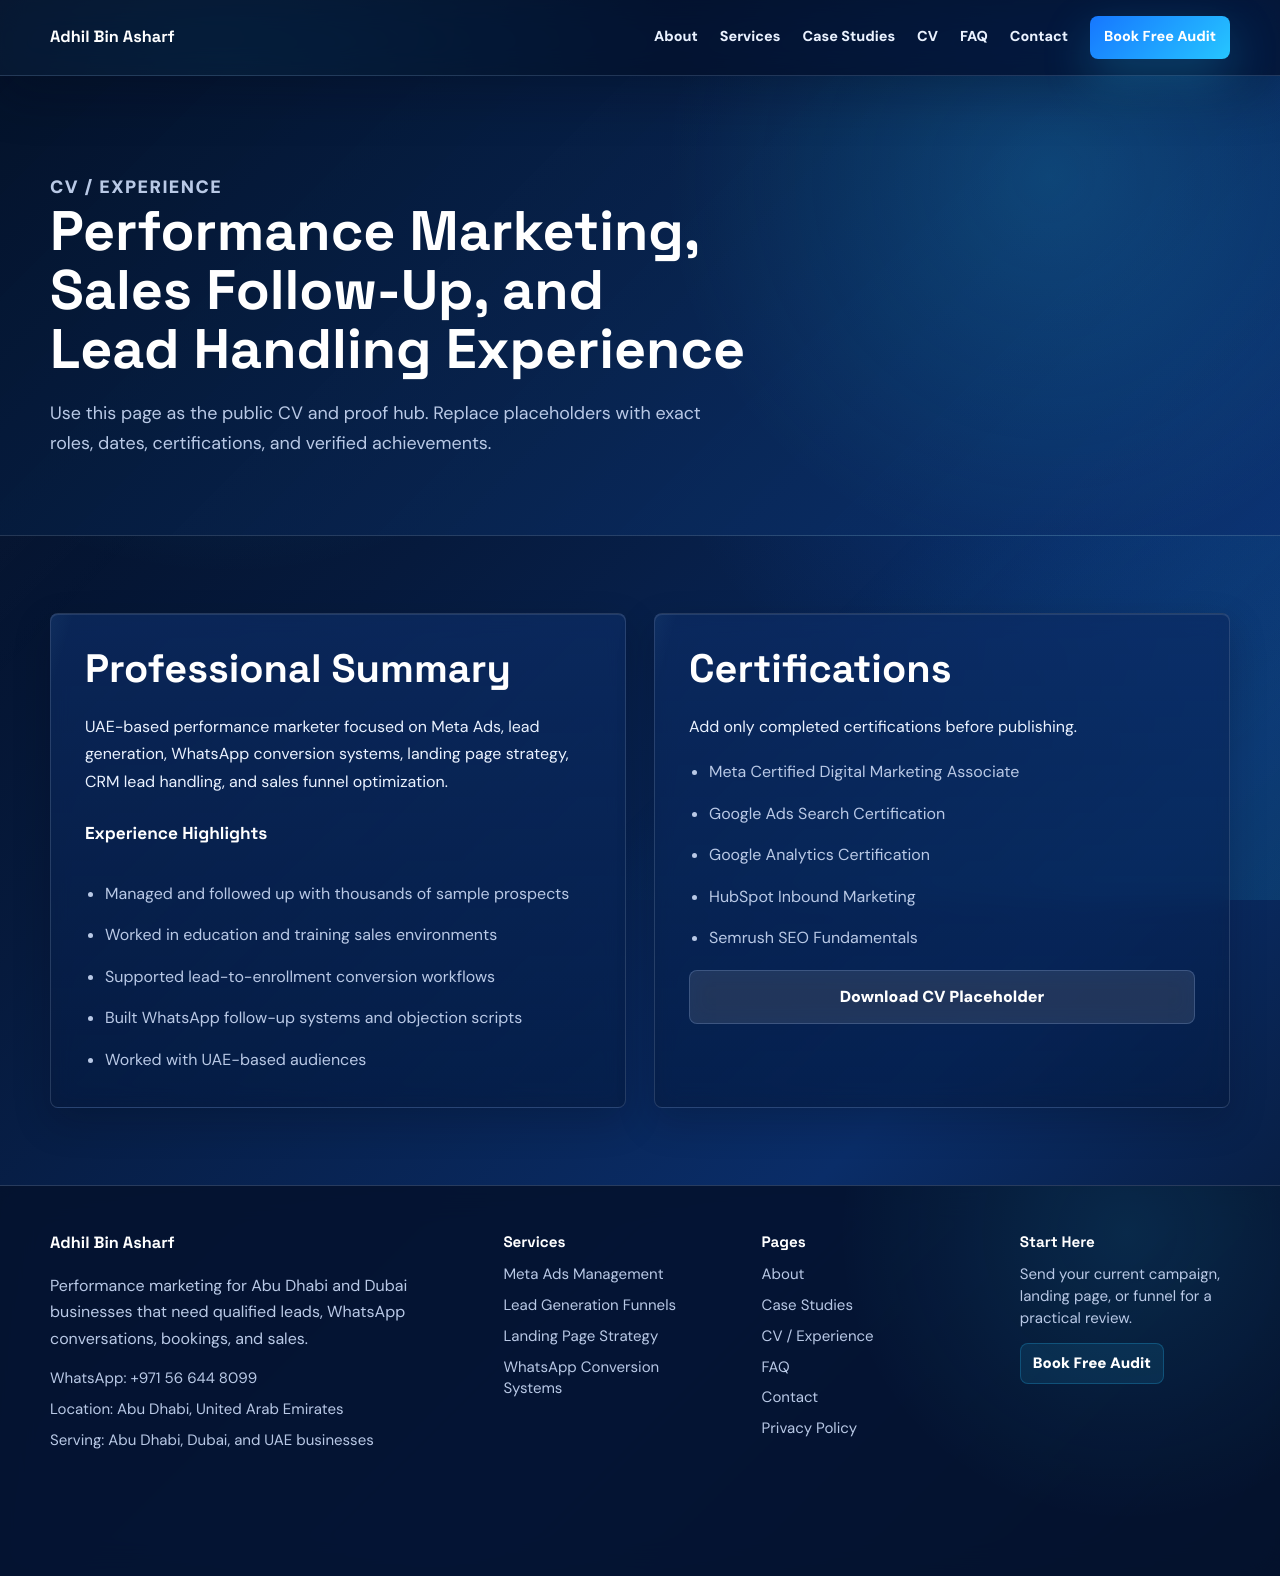
<file: cv.html>
<!doctype html>
<html lang="en">
<head>
  <meta charset="utf-8"><meta name="viewport" content="width=device-width, initial-scale=1">
  <title>CV & Experience | Adhil Bin Asharf</title>
  <meta name="description" content="CV and experience highlights for Adhil Bin Asharf, performance marketer focused on UAE lead generation, Meta Ads, WhatsApp follow-up, and sales funnels.">
  <link rel="preconnect" href="https://fonts.googleapis.com"><link rel="preconnect" href="https://fonts.gstatic.com" crossorigin><link href="https://fonts.googleapis.com/css2?family=DM+Sans:wght@400;500;600;700;800&family=Space+Grotesk:wght@500;600;700&display=swap" rel="stylesheet"><link rel="icon" type="image/png" sizes="32x32" href="assets/favicon-32.png"><link rel="icon" type="image/png" sizes="192x192" href="assets/favicon-192.png"><link rel="apple-touch-icon" href="assets/apple-touch-icon.png"><link rel="stylesheet" href="styles.css?v=33">
</head>
<body>
  <div class="site-cursor" aria-hidden="true"></div>
  <header class="site-header"><a class="brand" href="index.html"><span>Adhil Bin Asharf</span></a><button class="nav-toggle" type="button" aria-label="Open navigation" aria-expanded="false">Menu</button><nav class="site-nav"><a href="about.html">About</a><a href="services.html">Services</a><a href="case-studies.html">Case Studies</a><a href="cv.html">CV</a><a href="faq.html">FAQ</a><a href="contact.html">Contact</a><a class="nav-cta" href="contact.html#audit">Book Free Audit</a></nav></header>
  <main>
    <section class="page-hero"><p class="eyebrow">CV / Experience</p><h1>Performance Marketing, Sales Follow-Up, and Lead Handling Experience</h1><p>Use this page as the public CV and proof hub. Replace placeholders with exact roles, dates, certifications, and verified achievements.</p></section>
    <section class="content-page two-column">
      <article class="story-panel"><h2>Professional Summary</h2><p>UAE-based performance marketer focused on Meta Ads, lead generation, WhatsApp conversion systems, landing page strategy, CRM lead handling, and sales funnel optimization.</p><h3>Experience Highlights</h3><ul class="details-list"><li>Managed and followed up with thousands of sample prospects</li><li>Worked in education and training sales environments</li><li>Supported lead-to-enrollment conversion workflows</li><li>Built WhatsApp follow-up systems and objection scripts</li><li>Worked with UAE-based audiences</li></ul></article>
      <article class="story-panel"><h2>Certifications</h2><p>Add only completed certifications before publishing.</p><ul class="details-list"><li>Meta Certified Digital Marketing Associate</li><li>Google Ads Search Certification</li><li>Google Analytics Certification</li><li>HubSpot Inbound Marketing</li><li>Semrush SEO Fundamentals</li></ul><a class="button secondary" href="#" aria-disabled="true">Download CV Placeholder</a></article>
    </section>
  </main>
  <footer class="site-footer">
    <div class="footer-brand">
      <a class="brand" href="index.html"><span>Adhil Bin Asharf</span></a>
      <p>Performance marketing for Abu Dhabi and Dubai businesses that need qualified leads, WhatsApp conversations, bookings, and sales.</p>
      <div class="footer-contact">
        <a href="https://wa.me/971566448099">WhatsApp: +971 56 644 8099</a>
        <span>Location: Abu Dhabi, United Arab Emirates</span>
        <span>Serving: Abu Dhabi, Dubai, and UAE businesses</span>
      </div>
    </div>
    <nav class="footer-column" aria-label="Footer services">
      <strong>Services</strong>
      <a href="services.html">Meta Ads Management</a>
      <a href="services.html">Lead Generation Funnels</a>
      <a href="services.html">Landing Page Strategy</a>
      <a href="services.html">WhatsApp Conversion Systems</a>
    </nav>
    <nav class="footer-column" aria-label="Footer pages">
      <strong>Pages</strong>
      <a href="about.html">About</a>
      <a href="case-studies.html">Case Studies</a>
      <a href="cv.html">CV / Experience</a>
      <a href="faq.html">FAQ</a>
      <a href="contact.html">Contact</a>
      <a href="privacy.html">Privacy Policy</a>
    </nav>
    <div class="footer-column">
      <strong>Start Here</strong>
      <p>Send your current campaign, landing page, or funnel for a practical review.</p>
      <a class="footer-cta" href="contact.html#audit">Book Free Audit</a>
    </div>
    <div class="footer-bottom">
      <span>&copy; 2026 Adhil Bin Asharf. All rights reserved.</span>
      <span>Personal branding website for performance marketing services in the UAE.</span>
    </div>
  </footer><script src="site-content.js?v=1"></script>
  <script src="script.js?v=26"></script>
</body>
</html>
</file>
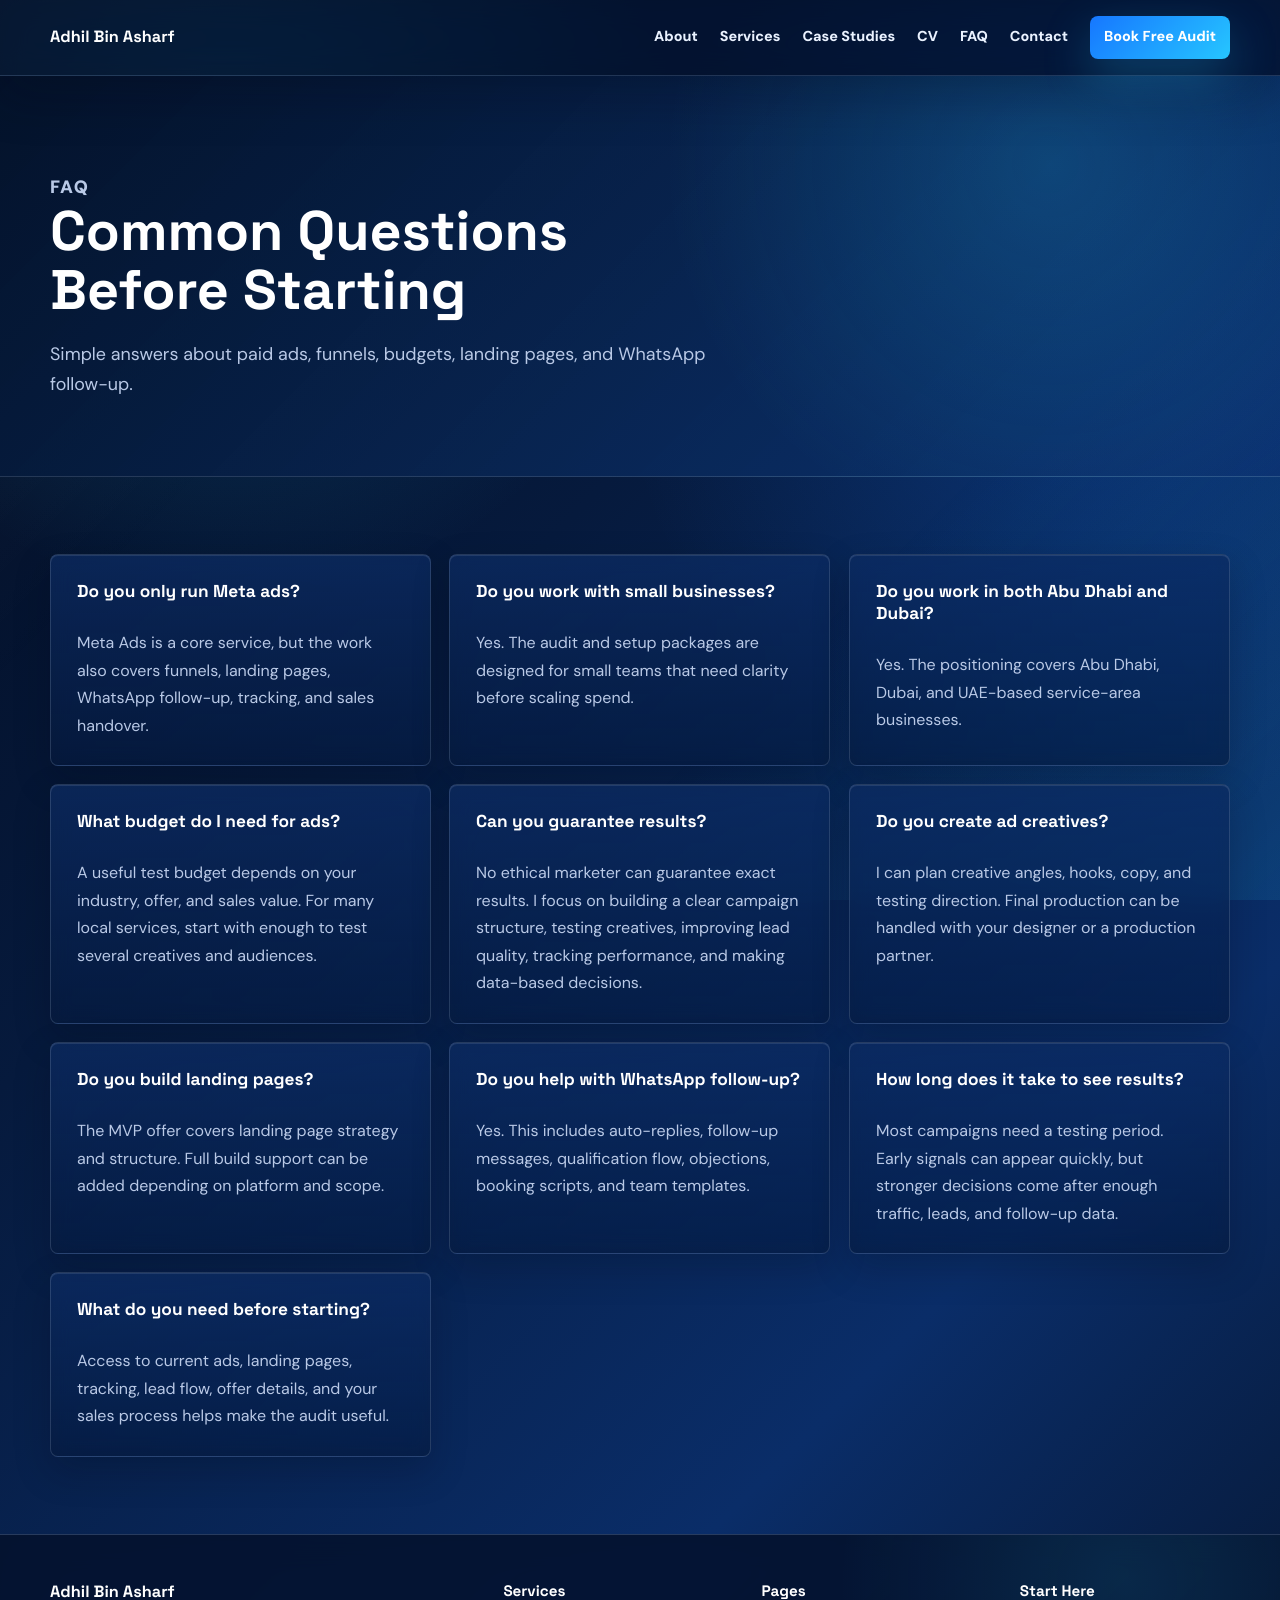
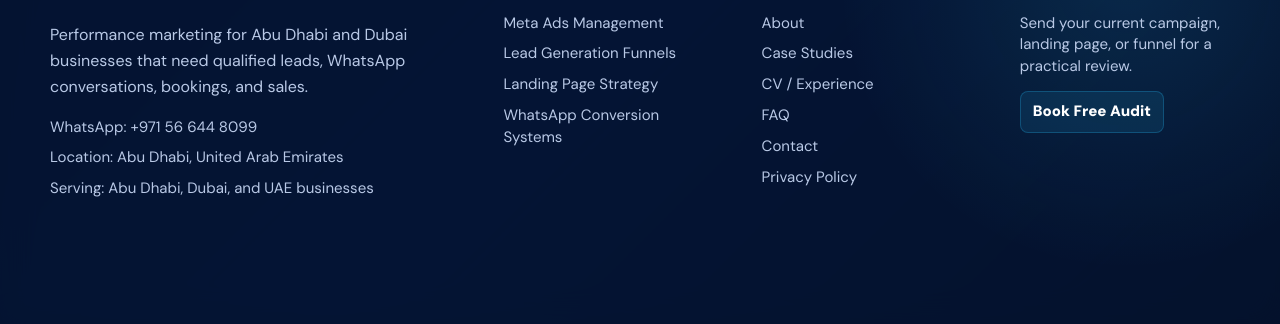
<file: faq.html>
<!doctype html>
<html lang="en">
<head>
  <meta charset="utf-8"><meta name="viewport" content="width=device-width, initial-scale=1">
  <title>FAQ | Performance Marketing UAE</title>
  <meta name="description" content="Answers about Meta Ads, budgets, guarantees, landing pages, WhatsApp follow-up, and performance marketing support in Abu Dhabi and Dubai.">
  <link rel="preconnect" href="https://fonts.googleapis.com"><link rel="preconnect" href="https://fonts.gstatic.com" crossorigin><link href="https://fonts.googleapis.com/css2?family=DM+Sans:wght@400;500;600;700;800&family=Space+Grotesk:wght@500;600;700&display=swap" rel="stylesheet"><link rel="icon" type="image/png" sizes="32x32" href="assets/favicon-32.png"><link rel="icon" type="image/png" sizes="192x192" href="assets/favicon-192.png"><link rel="apple-touch-icon" href="assets/apple-touch-icon.png"><link rel="stylesheet" href="styles.css?v=33">
  <script type="application/ld+json">{"@context":"https://schema.org","@type":"FAQPage","mainEntity":[{"@type":"Question","name":"Can you guarantee results?","acceptedAnswer":{"@type":"Answer","text":"No ethical marketer can guarantee exact results. The focus is on clear campaign structure, creative testing, lead quality, tracking, and data-based improvement over time."}},{"@type":"Question","name":"Do you work in both Abu Dhabi and Dubai?","acceptedAnswer":{"@type":"Answer","text":"Yes, the services are positioned for businesses in Abu Dhabi, Dubai, and the wider UAE."}}]}</script>
</head>
<body>
  <div class="site-cursor" aria-hidden="true"></div>
  <header class="site-header"><a class="brand" href="index.html"><span>Adhil Bin Asharf</span></a><button class="nav-toggle" type="button" aria-label="Open navigation" aria-expanded="false">Menu</button><nav class="site-nav"><a href="about.html">About</a><a href="services.html">Services</a><a href="case-studies.html">Case Studies</a><a href="cv.html">CV</a><a href="faq.html">FAQ</a><a href="contact.html">Contact</a><a class="nav-cta" href="contact.html#audit">Book Free Audit</a></nav></header>
  <main>
    <section class="page-hero"><p class="eyebrow">FAQ</p><h1>Common Questions Before Starting</h1><p>Simple answers about paid ads, funnels, budgets, landing pages, and WhatsApp follow-up.</p></section>
    <section class="section"><div class="faq-grid">
      <article class="faq-item"><h3>Do you only run Meta ads?</h3><p>Meta Ads is a core service, but the work also covers funnels, landing pages, WhatsApp follow-up, tracking, and sales handover.</p></article>
      <article class="faq-item"><h3>Do you work with small businesses?</h3><p>Yes. The audit and setup packages are designed for small teams that need clarity before scaling spend.</p></article>
      <article class="faq-item"><h3>Do you work in both Abu Dhabi and Dubai?</h3><p>Yes. The positioning covers Abu Dhabi, Dubai, and UAE-based service-area businesses.</p></article>
      <article class="faq-item"><h3>What budget do I need for ads?</h3><p>A useful test budget depends on your industry, offer, and sales value. For many local services, start with enough to test several creatives and audiences.</p></article>
      <article class="faq-item"><h3>Can you guarantee results?</h3><p>No ethical marketer can guarantee exact results. I focus on building a clear campaign structure, testing creatives, improving lead quality, tracking performance, and making data-based decisions.</p></article>
      <article class="faq-item"><h3>Do you create ad creatives?</h3><p>I can plan creative angles, hooks, copy, and testing direction. Final production can be handled with your designer or a production partner.</p></article>
      <article class="faq-item"><h3>Do you build landing pages?</h3><p>The MVP offer covers landing page strategy and structure. Full build support can be added depending on platform and scope.</p></article>
      <article class="faq-item"><h3>Do you help with WhatsApp follow-up?</h3><p>Yes. This includes auto-replies, follow-up messages, qualification flow, objections, booking scripts, and team templates.</p></article>
      <article class="faq-item"><h3>How long does it take to see results?</h3><p>Most campaigns need a testing period. Early signals can appear quickly, but stronger decisions come after enough traffic, leads, and follow-up data.</p></article>
      <article class="faq-item"><h3>What do you need before starting?</h3><p>Access to current ads, landing pages, tracking, lead flow, offer details, and your sales process helps make the audit useful.</p></article>
    </div></section>
  </main>
  <footer class="site-footer">
    <div class="footer-brand">
      <a class="brand" href="index.html"><span>Adhil Bin Asharf</span></a>
      <p>Performance marketing for Abu Dhabi and Dubai businesses that need qualified leads, WhatsApp conversations, bookings, and sales.</p>
      <div class="footer-contact">
        <a href="https://wa.me/971566448099">WhatsApp: +971 56 644 8099</a>
        <span>Location: Abu Dhabi, United Arab Emirates</span>
        <span>Serving: Abu Dhabi, Dubai, and UAE businesses</span>
      </div>
    </div>
    <nav class="footer-column" aria-label="Footer services">
      <strong>Services</strong>
      <a href="services.html">Meta Ads Management</a>
      <a href="services.html">Lead Generation Funnels</a>
      <a href="services.html">Landing Page Strategy</a>
      <a href="services.html">WhatsApp Conversion Systems</a>
    </nav>
    <nav class="footer-column" aria-label="Footer pages">
      <strong>Pages</strong>
      <a href="about.html">About</a>
      <a href="case-studies.html">Case Studies</a>
      <a href="cv.html">CV / Experience</a>
      <a href="faq.html">FAQ</a>
      <a href="contact.html">Contact</a>
      <a href="privacy.html">Privacy Policy</a>
    </nav>
    <div class="footer-column">
      <strong>Start Here</strong>
      <p>Send your current campaign, landing page, or funnel for a practical review.</p>
      <a class="footer-cta" href="contact.html#audit">Book Free Audit</a>
    </div>
    <div class="footer-bottom">
      <span>&copy; 2026 Adhil Bin Asharf. All rights reserved.</span>
      <span>Personal branding website for performance marketing services in the UAE.</span>
    </div>
  </footer><script src="site-content.js?v=1"></script>
  <script src="script.js?v=26"></script>
</body>
</html>
</file>
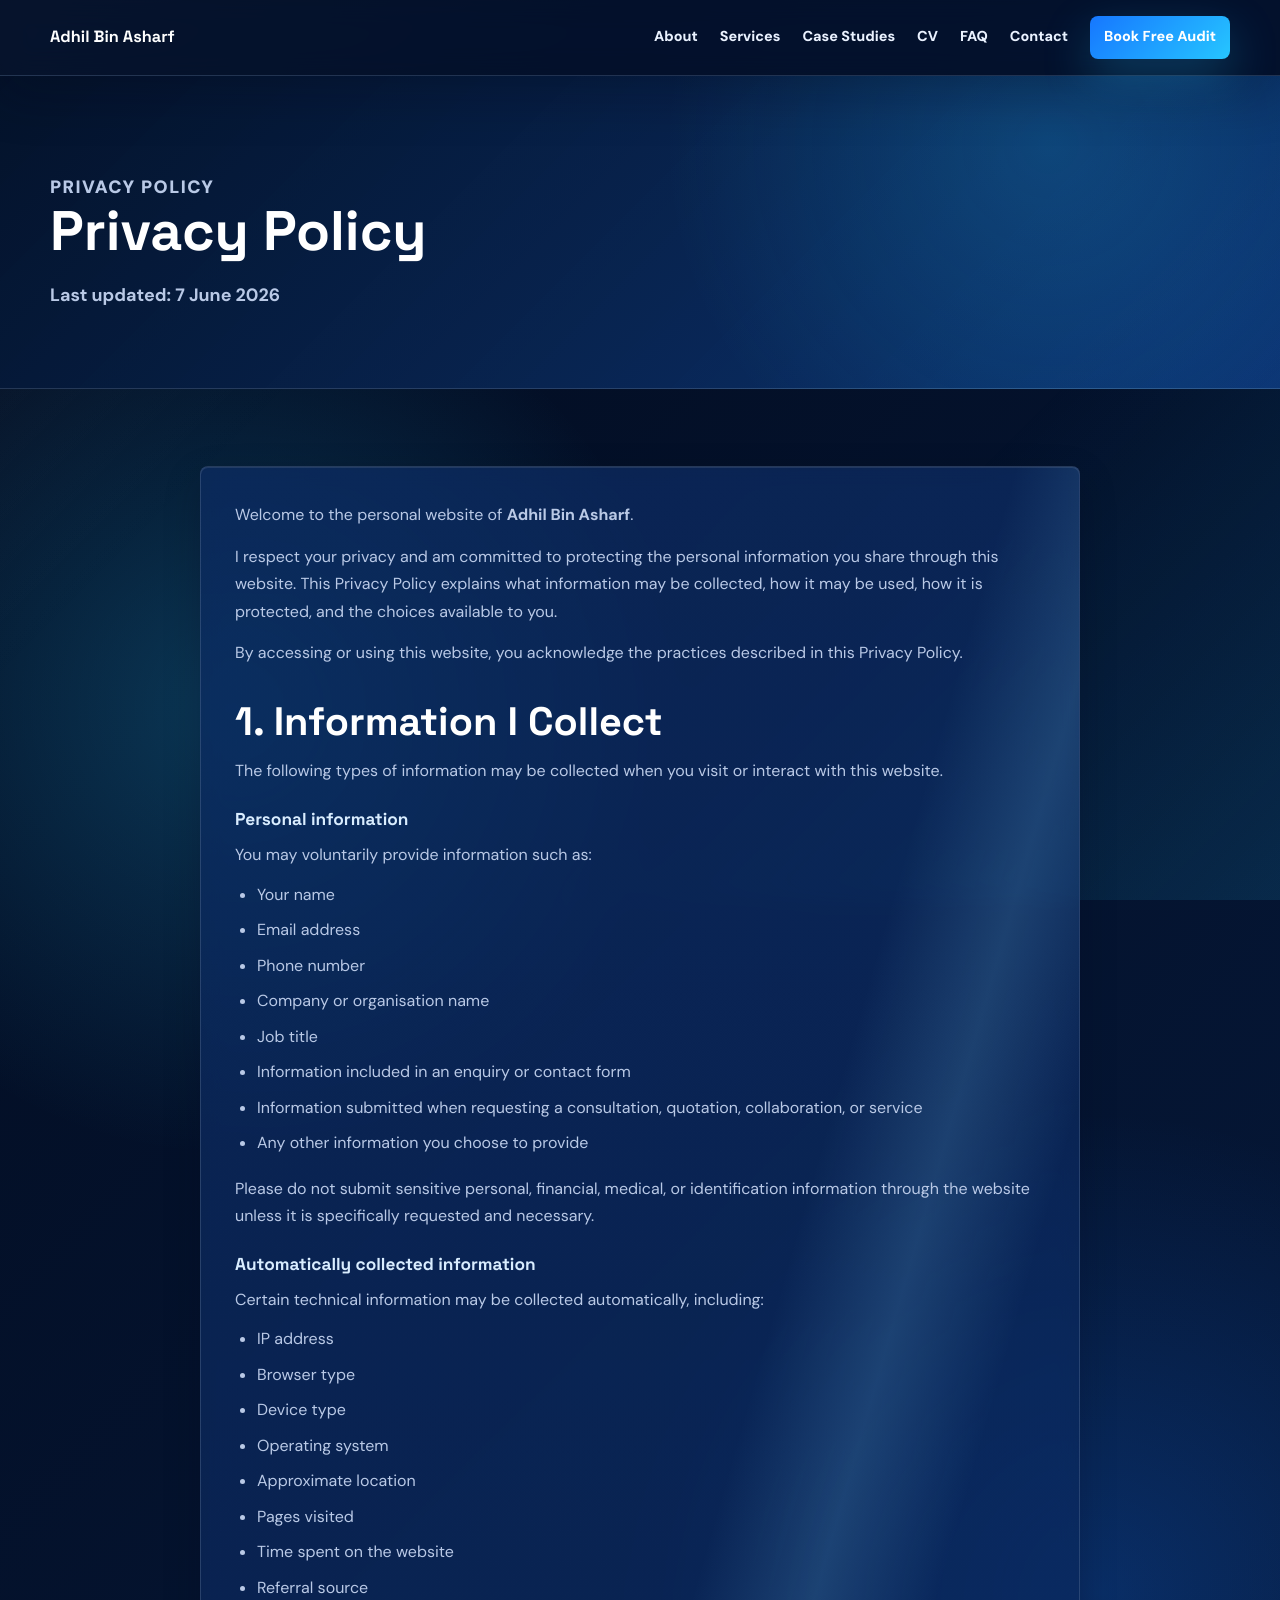
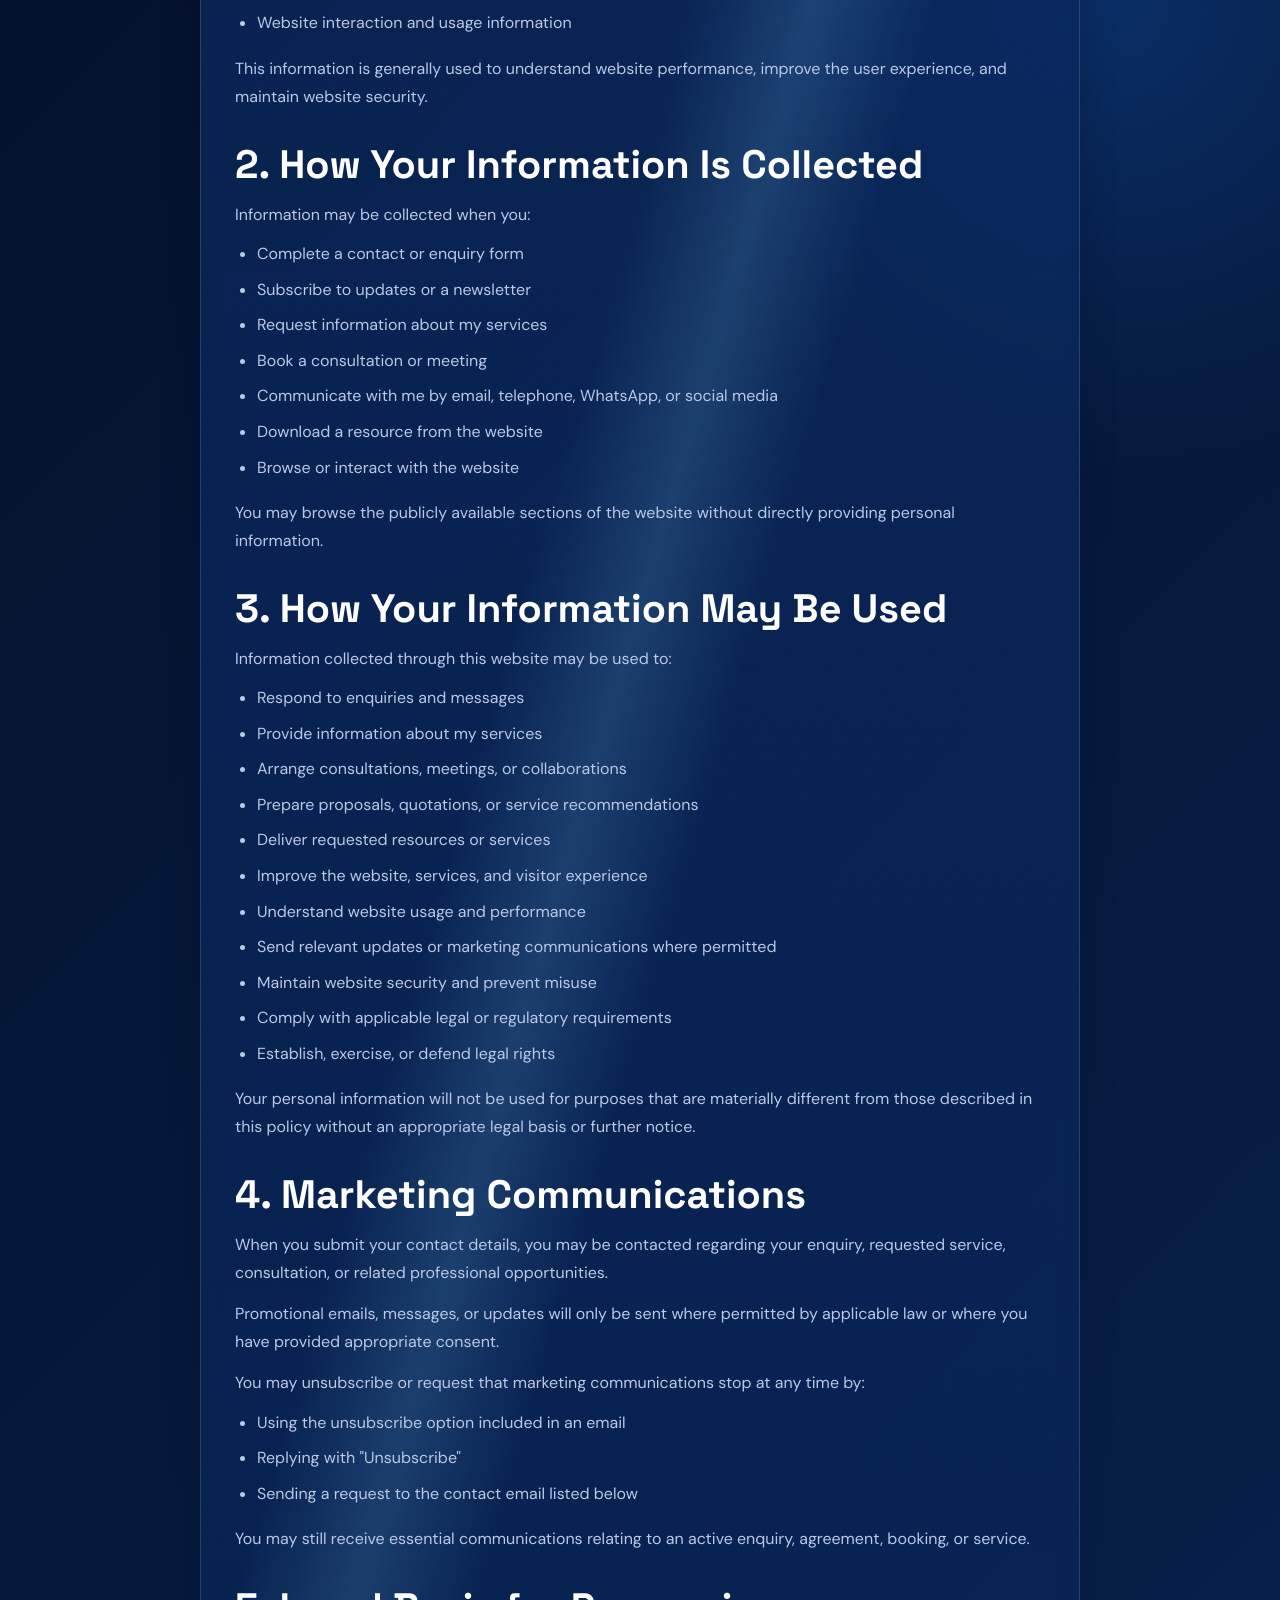
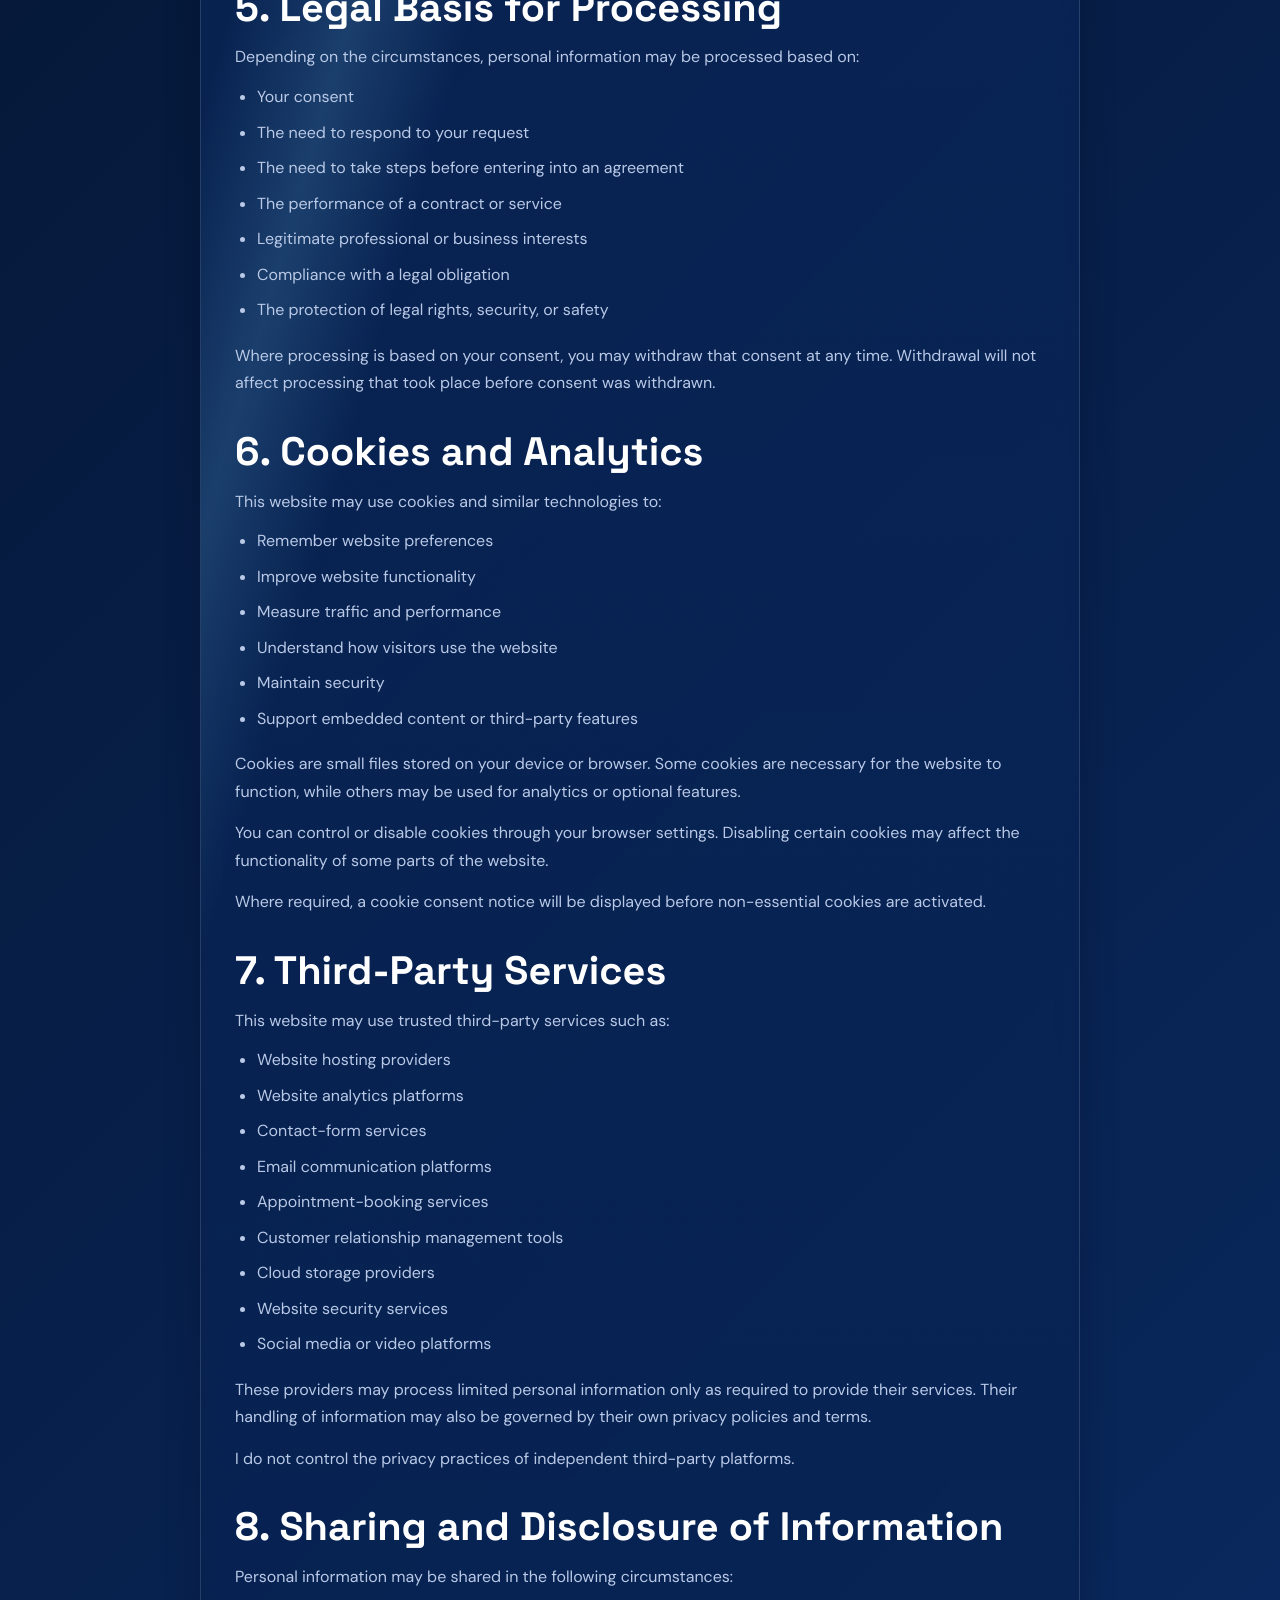
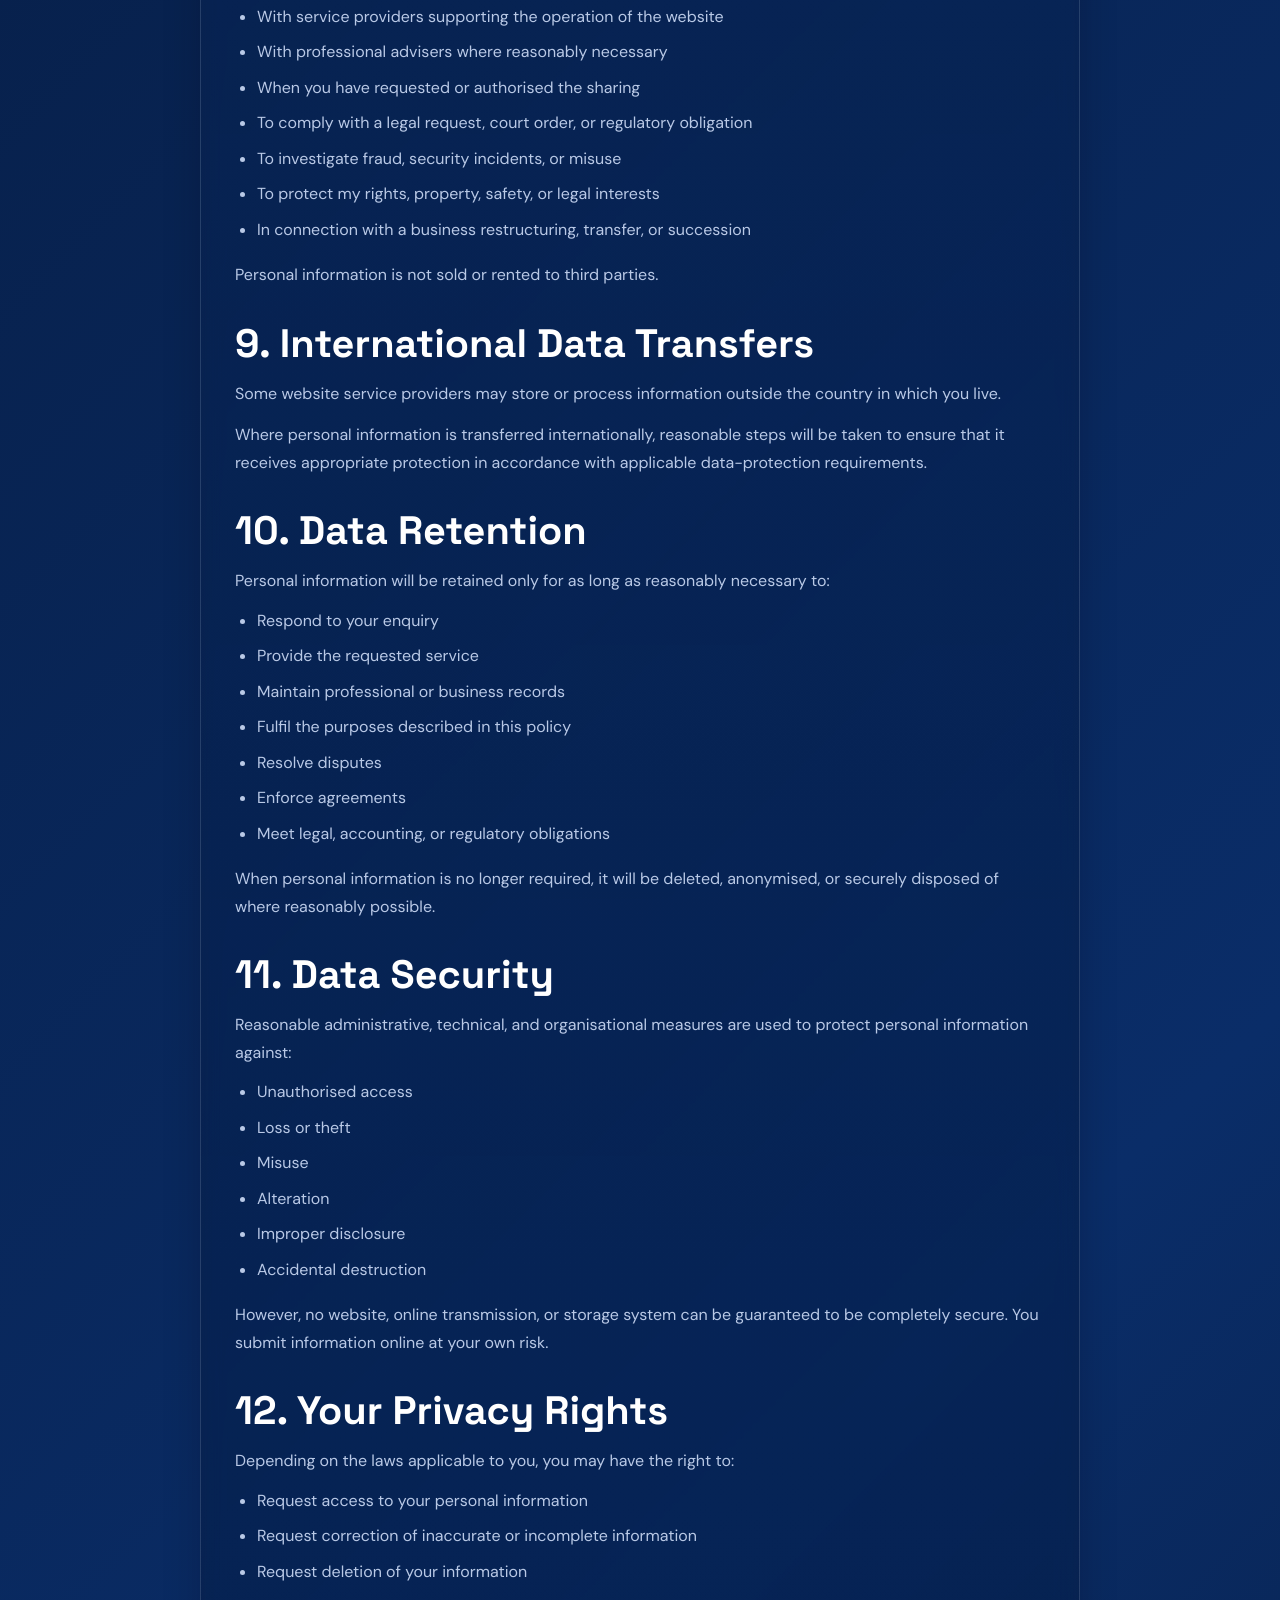
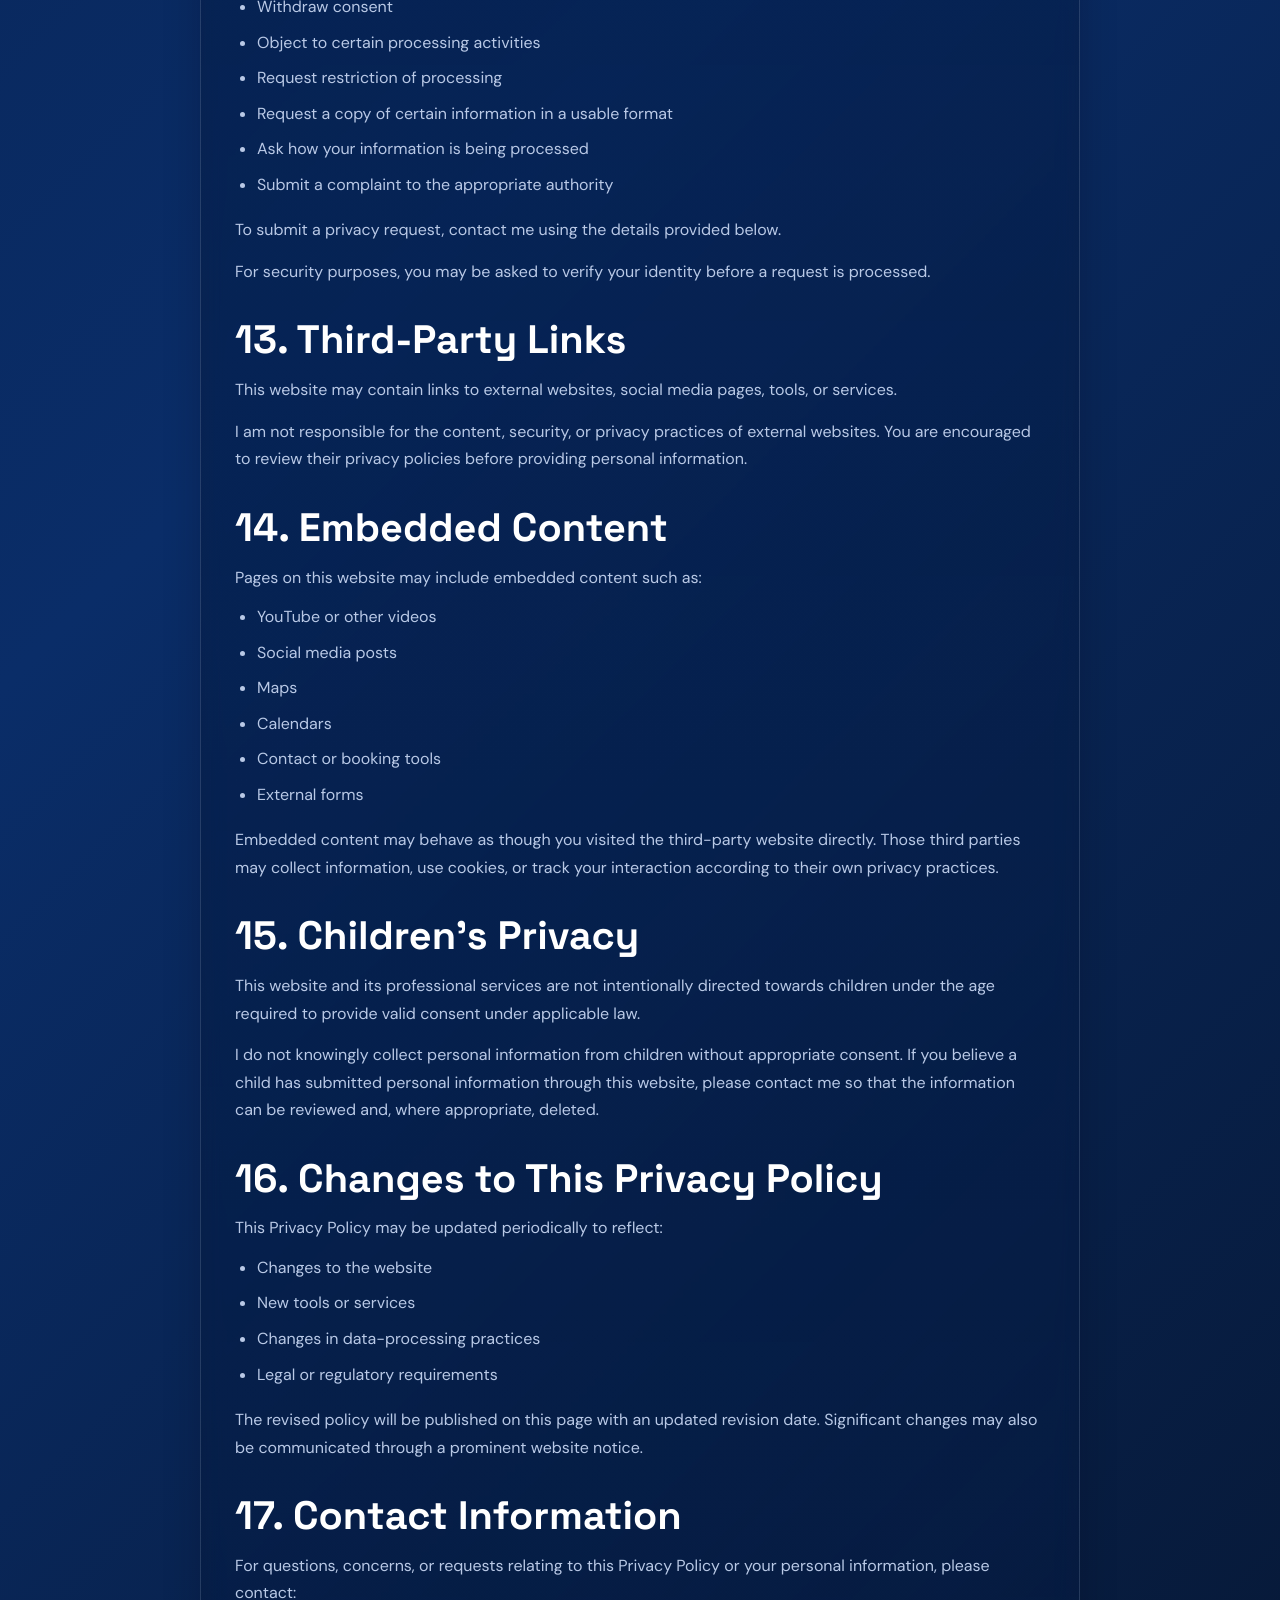
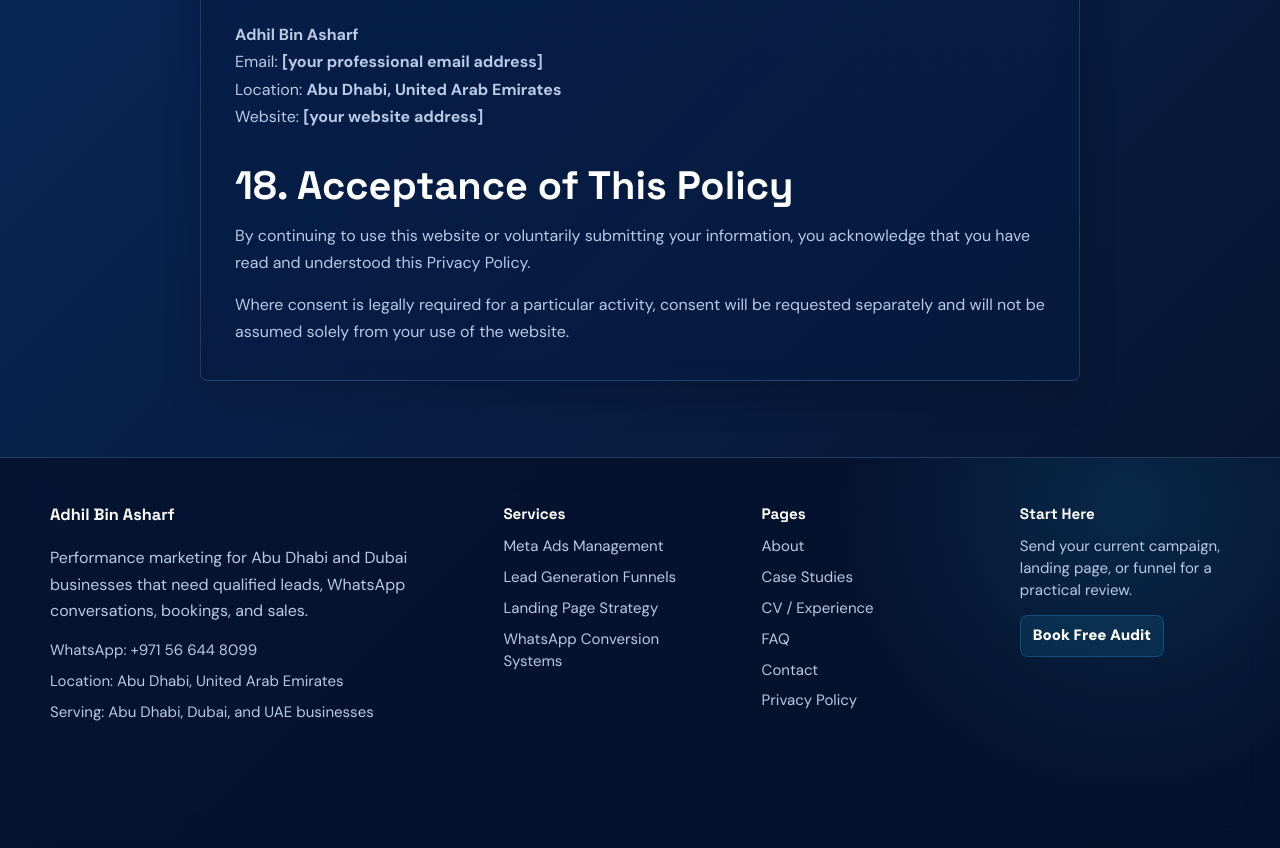
<file: privacy.html>
<!doctype html>
<html lang="en">
<head>
  <meta charset="utf-8">
  <meta name="viewport" content="width=device-width, initial-scale=1">
  <title>Privacy Policy | Adhil Bin Asharf</title>
  <meta name="description" content="Privacy Policy for the personal website of Adhil Bin Asharf, performance marketer in Abu Dhabi and Dubai.">
  <link rel="preconnect" href="https://fonts.googleapis.com">
  <link rel="preconnect" href="https://fonts.gstatic.com" crossorigin>
  <link href="https://fonts.googleapis.com/css2?family=DM+Sans:wght@400;500;600;700;800&family=Space+Grotesk:wght@500;600;700&display=swap" rel="stylesheet">
  <link rel="icon" type="image/png" sizes="32x32" href="assets/favicon-32.png">
  <link rel="icon" type="image/png" sizes="192x192" href="assets/favicon-192.png">
  <link rel="apple-touch-icon" href="assets/apple-touch-icon.png">
  <link rel="stylesheet" href="styles.css?v=33">
</head>
<body>
  <div class="site-cursor" aria-hidden="true"></div>
  <header class="site-header">
    <a class="brand" href="index.html"><span>Adhil Bin Asharf</span></a>
    <button class="nav-toggle" type="button" aria-label="Open navigation" aria-expanded="false">Menu</button>
    <nav class="site-nav" aria-label="Main navigation">
      <a href="about.html">About</a>
      <a href="services.html">Services</a>
      <a href="case-studies.html">Case Studies</a>
      <a href="cv.html">CV</a>
      <a href="faq.html">FAQ</a>
      <a href="contact.html">Contact</a>
      <a class="nav-cta" href="contact.html#audit">Book Free Audit</a>
    </nav>
  </header>

  <main>
    <section class="page-hero">
      <p class="eyebrow">Privacy Policy</p>
      <h1>Privacy Policy</h1>
      <p><strong>Last updated: 7 June 2026</strong></p>
    </section>

    <section class="content-page policy-page">
      <article class="story-panel">
        <p>Welcome to the personal website of <strong>Adhil Bin Asharf</strong>.</p>
        <p>I respect your privacy and am committed to protecting the personal information you share through this website. This Privacy Policy explains what information may be collected, how it may be used, how it is protected, and the choices available to you.</p>
        <p>By accessing or using this website, you acknowledge the practices described in this Privacy Policy.</p>

        <h2>1. Information I Collect</h2>
        <p>The following types of information may be collected when you visit or interact with this website.</p>
        <h3>Personal information</h3>
        <p>You may voluntarily provide information such as:</p>
        <ul>
          <li>Your name</li>
          <li>Email address</li>
          <li>Phone number</li>
          <li>Company or organisation name</li>
          <li>Job title</li>
          <li>Information included in an enquiry or contact form</li>
          <li>Information submitted when requesting a consultation, quotation, collaboration, or service</li>
          <li>Any other information you choose to provide</li>
        </ul>
        <p>Please do not submit sensitive personal, financial, medical, or identification information through the website unless it is specifically requested and necessary.</p>

        <h3>Automatically collected information</h3>
        <p>Certain technical information may be collected automatically, including:</p>
        <ul>
          <li>IP address</li>
          <li>Browser type</li>
          <li>Device type</li>
          <li>Operating system</li>
          <li>Approximate location</li>
          <li>Pages visited</li>
          <li>Time spent on the website</li>
          <li>Referral source</li>
          <li>Website interaction and usage information</li>
        </ul>
        <p>This information is generally used to understand website performance, improve the user experience, and maintain website security.</p>

        <h2>2. How Your Information Is Collected</h2>
        <p>Information may be collected when you:</p>
        <ul>
          <li>Complete a contact or enquiry form</li>
          <li>Subscribe to updates or a newsletter</li>
          <li>Request information about my services</li>
          <li>Book a consultation or meeting</li>
          <li>Communicate with me by email, telephone, WhatsApp, or social media</li>
          <li>Download a resource from the website</li>
          <li>Browse or interact with the website</li>
        </ul>
        <p>You may browse the publicly available sections of the website without directly providing personal information.</p>

        <h2>3. How Your Information May Be Used</h2>
        <p>Information collected through this website may be used to:</p>
        <ul>
          <li>Respond to enquiries and messages</li>
          <li>Provide information about my services</li>
          <li>Arrange consultations, meetings, or collaborations</li>
          <li>Prepare proposals, quotations, or service recommendations</li>
          <li>Deliver requested resources or services</li>
          <li>Improve the website, services, and visitor experience</li>
          <li>Understand website usage and performance</li>
          <li>Send relevant updates or marketing communications where permitted</li>
          <li>Maintain website security and prevent misuse</li>
          <li>Comply with applicable legal or regulatory requirements</li>
          <li>Establish, exercise, or defend legal rights</li>
        </ul>
        <p>Your personal information will not be used for purposes that are materially different from those described in this policy without an appropriate legal basis or further notice.</p>

        <h2>4. Marketing Communications</h2>
        <p>When you submit your contact details, you may be contacted regarding your enquiry, requested service, consultation, or related professional opportunities.</p>
        <p>Promotional emails, messages, or updates will only be sent where permitted by applicable law or where you have provided appropriate consent.</p>
        <p>You may unsubscribe or request that marketing communications stop at any time by:</p>
        <ul>
          <li>Using the unsubscribe option included in an email</li>
          <li>Replying with "Unsubscribe"</li>
          <li>Sending a request to the contact email listed below</li>
        </ul>
        <p>You may still receive essential communications relating to an active enquiry, agreement, booking, or service.</p>

        <h2>5. Legal Basis for Processing</h2>
        <p>Depending on the circumstances, personal information may be processed based on:</p>
        <ul>
          <li>Your consent</li>
          <li>The need to respond to your request</li>
          <li>The need to take steps before entering into an agreement</li>
          <li>The performance of a contract or service</li>
          <li>Legitimate professional or business interests</li>
          <li>Compliance with a legal obligation</li>
          <li>The protection of legal rights, security, or safety</li>
        </ul>
        <p>Where processing is based on your consent, you may withdraw that consent at any time. Withdrawal will not affect processing that took place before consent was withdrawn.</p>

        <h2>6. Cookies and Analytics</h2>
        <p>This website may use cookies and similar technologies to:</p>
        <ul>
          <li>Remember website preferences</li>
          <li>Improve website functionality</li>
          <li>Measure traffic and performance</li>
          <li>Understand how visitors use the website</li>
          <li>Maintain security</li>
          <li>Support embedded content or third-party features</li>
        </ul>
        <p>Cookies are small files stored on your device or browser. Some cookies are necessary for the website to function, while others may be used for analytics or optional features.</p>
        <p>You can control or disable cookies through your browser settings. Disabling certain cookies may affect the functionality of some parts of the website.</p>
        <p>Where required, a cookie consent notice will be displayed before non-essential cookies are activated.</p>

        <h2>7. Third-Party Services</h2>
        <p>This website may use trusted third-party services such as:</p>
        <ul>
          <li>Website hosting providers</li>
          <li>Website analytics platforms</li>
          <li>Contact-form services</li>
          <li>Email communication platforms</li>
          <li>Appointment-booking services</li>
          <li>Customer relationship management tools</li>
          <li>Cloud storage providers</li>
          <li>Website security services</li>
          <li>Social media or video platforms</li>
        </ul>
        <p>These providers may process limited personal information only as required to provide their services. Their handling of information may also be governed by their own privacy policies and terms.</p>
        <p>I do not control the privacy practices of independent third-party platforms.</p>

        <h2>8. Sharing and Disclosure of Information</h2>
        <p>Personal information may be shared in the following circumstances:</p>
        <ul>
          <li>With service providers supporting the operation of the website</li>
          <li>With professional advisers where reasonably necessary</li>
          <li>When you have requested or authorised the sharing</li>
          <li>To comply with a legal request, court order, or regulatory obligation</li>
          <li>To investigate fraud, security incidents, or misuse</li>
          <li>To protect my rights, property, safety, or legal interests</li>
          <li>In connection with a business restructuring, transfer, or succession</li>
        </ul>
        <p>Personal information is not sold or rented to third parties.</p>

        <h2>9. International Data Transfers</h2>
        <p>Some website service providers may store or process information outside the country in which you live.</p>
        <p>Where personal information is transferred internationally, reasonable steps will be taken to ensure that it receives appropriate protection in accordance with applicable data-protection requirements.</p>

        <h2>10. Data Retention</h2>
        <p>Personal information will be retained only for as long as reasonably necessary to:</p>
        <ul>
          <li>Respond to your enquiry</li>
          <li>Provide the requested service</li>
          <li>Maintain professional or business records</li>
          <li>Fulfil the purposes described in this policy</li>
          <li>Resolve disputes</li>
          <li>Enforce agreements</li>
          <li>Meet legal, accounting, or regulatory obligations</li>
        </ul>
        <p>When personal information is no longer required, it will be deleted, anonymised, or securely disposed of where reasonably possible.</p>

        <h2>11. Data Security</h2>
        <p>Reasonable administrative, technical, and organisational measures are used to protect personal information against:</p>
        <ul>
          <li>Unauthorised access</li>
          <li>Loss or theft</li>
          <li>Misuse</li>
          <li>Alteration</li>
          <li>Improper disclosure</li>
          <li>Accidental destruction</li>
        </ul>
        <p>However, no website, online transmission, or storage system can be guaranteed to be completely secure. You submit information online at your own risk.</p>

        <h2>12. Your Privacy Rights</h2>
        <p>Depending on the laws applicable to you, you may have the right to:</p>
        <ul>
          <li>Request access to your personal information</li>
          <li>Request correction of inaccurate or incomplete information</li>
          <li>Request deletion of your information</li>
          <li>Withdraw consent</li>
          <li>Object to certain processing activities</li>
          <li>Request restriction of processing</li>
          <li>Request a copy of certain information in a usable format</li>
          <li>Ask how your information is being processed</li>
          <li>Submit a complaint to the appropriate authority</li>
        </ul>
        <p>To submit a privacy request, contact me using the details provided below.</p>
        <p>For security purposes, you may be asked to verify your identity before a request is processed.</p>

        <h2>13. Third-Party Links</h2>
        <p>This website may contain links to external websites, social media pages, tools, or services.</p>
        <p>I am not responsible for the content, security, or privacy practices of external websites. You are encouraged to review their privacy policies before providing personal information.</p>

        <h2>14. Embedded Content</h2>
        <p>Pages on this website may include embedded content such as:</p>
        <ul>
          <li>YouTube or other videos</li>
          <li>Social media posts</li>
          <li>Maps</li>
          <li>Calendars</li>
          <li>Contact or booking tools</li>
          <li>External forms</li>
        </ul>
        <p>Embedded content may behave as though you visited the third-party website directly. Those third parties may collect information, use cookies, or track your interaction according to their own privacy practices.</p>

        <h2>15. Children's Privacy</h2>
        <p>This website and its professional services are not intentionally directed towards children under the age required to provide valid consent under applicable law.</p>
        <p>I do not knowingly collect personal information from children without appropriate consent. If you believe a child has submitted personal information through this website, please contact me so that the information can be reviewed and, where appropriate, deleted.</p>

        <h2>16. Changes to This Privacy Policy</h2>
        <p>This Privacy Policy may be updated periodically to reflect:</p>
        <ul>
          <li>Changes to the website</li>
          <li>New tools or services</li>
          <li>Changes in data-processing practices</li>
          <li>Legal or regulatory requirements</li>
        </ul>
        <p>The revised policy will be published on this page with an updated revision date. Significant changes may also be communicated through a prominent website notice.</p>

        <h2>17. Contact Information</h2>
        <p>For questions, concerns, or requests relating to this Privacy Policy or your personal information, please contact:</p>
        <p><strong>Adhil Bin Asharf</strong><br>Email: <strong>[your professional email address]</strong><br>Location: <strong>Abu Dhabi, United Arab Emirates</strong><br>Website: <strong>[your website address]</strong></p>

        <h2>18. Acceptance of This Policy</h2>
        <p>By continuing to use this website or voluntarily submitting your information, you acknowledge that you have read and understood this Privacy Policy.</p>
        <p>Where consent is legally required for a particular activity, consent will be requested separately and will not be assumed solely from your use of the website.</p>
      </article>
    </section>
  </main>

  <footer class="site-footer">
    <div class="footer-brand">
      <a class="brand" href="index.html"><span>Adhil Bin Asharf</span></a>
      <p>Performance marketing for Abu Dhabi and Dubai businesses that need qualified leads, WhatsApp conversations, bookings, and sales.</p>
      <div class="footer-contact">
        <a href="https://wa.me/971566448099">WhatsApp: +971 56 644 8099</a>
        <span>Location: Abu Dhabi, United Arab Emirates</span>
        <span>Serving: Abu Dhabi, Dubai, and UAE businesses</span>
      </div>
    </div>
    <nav class="footer-column" aria-label="Footer services">
      <strong>Services</strong>
      <a href="services.html">Meta Ads Management</a>
      <a href="services.html">Lead Generation Funnels</a>
      <a href="services.html">Landing Page Strategy</a>
      <a href="services.html">WhatsApp Conversion Systems</a>
    </nav>
    <nav class="footer-column" aria-label="Footer pages">
      <strong>Pages</strong>
      <a href="about.html">About</a>
      <a href="case-studies.html">Case Studies</a>
      <a href="cv.html">CV / Experience</a>
      <a href="faq.html">FAQ</a>
      <a href="contact.html">Contact</a>
      <a href="privacy.html">Privacy Policy</a>
    </nav>
    <div class="footer-column">
      <strong>Start Here</strong>
      <p>Send your current campaign, landing page, or funnel for a practical review.</p>
      <a class="footer-cta" href="contact.html#audit">Book Free Audit</a>
    </div>
    <div class="footer-bottom">
      <span>&copy; 2026 Adhil Bin Asharf. All rights reserved.</span>
      <span>Personal branding website for performance marketing services in the UAE.</span>
    </div>
  </footer>
  <script src="site-content.js?v=1"></script>
  <script src="script.js?v=26"></script>
</body>
</html>
</file>
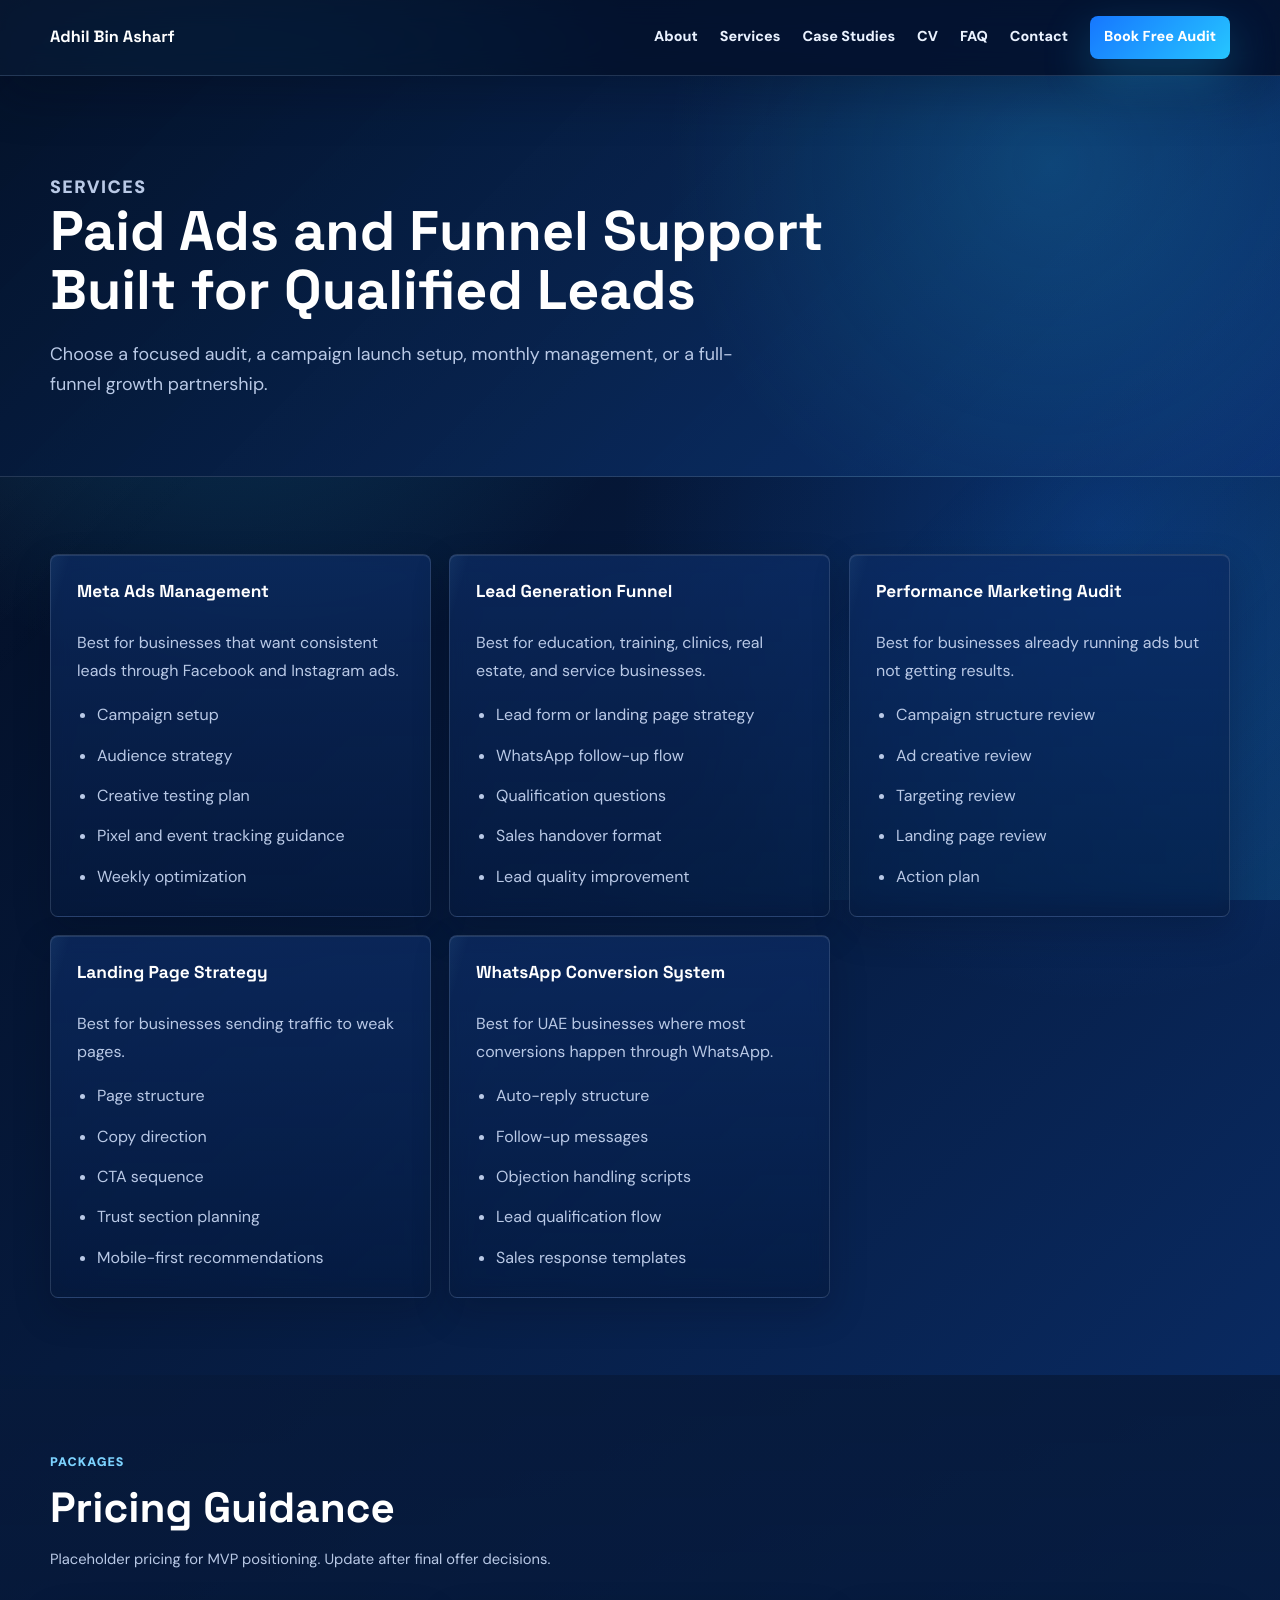
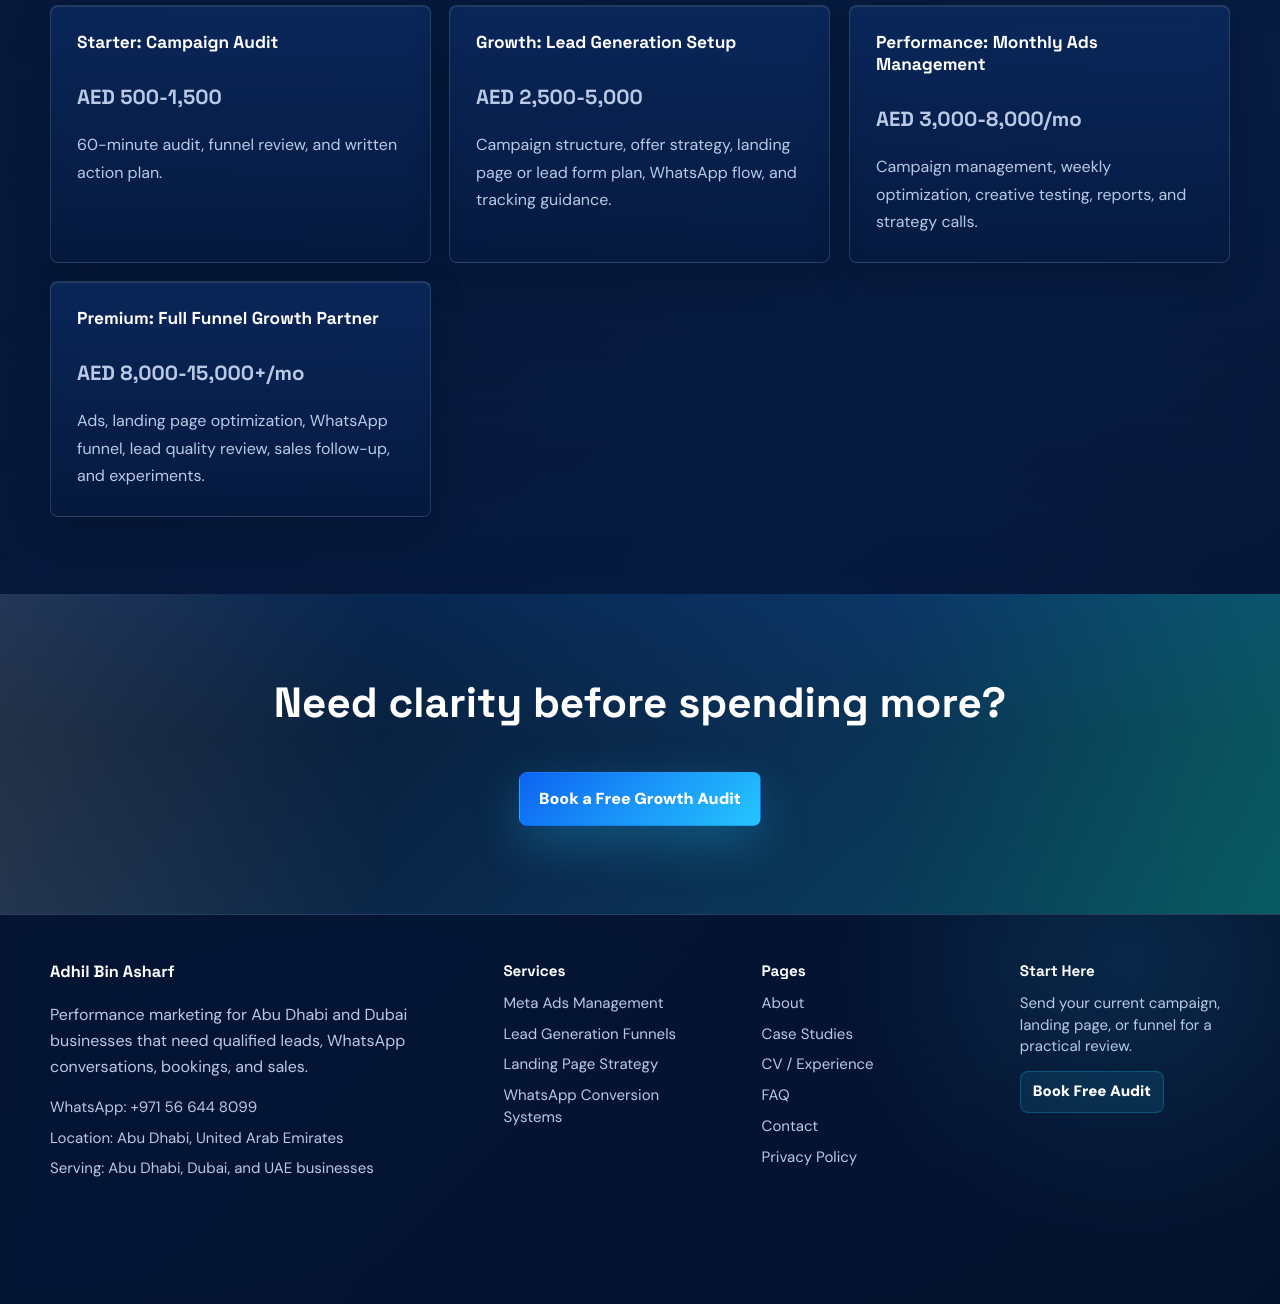
<file: services.html>
<!doctype html>
<html lang="en">
<head>
  <meta charset="utf-8">
  <meta name="viewport" content="width=device-width, initial-scale=1">
  <title>Services | Meta Ads, Lead Generation & WhatsApp Funnels</title>
  <meta name="description" content="Performance marketing services for UAE businesses: Meta Ads management, lead generation funnels, audits, landing page strategy, and WhatsApp conversion systems.">
  <link rel="preconnect" href="https://fonts.googleapis.com">
  <link rel="preconnect" href="https://fonts.gstatic.com" crossorigin>
  <link href="https://fonts.googleapis.com/css2?family=DM+Sans:wght@400;500;600;700;800&family=Space+Grotesk:wght@500;600;700&display=swap" rel="stylesheet">
  <link rel="icon" type="image/png" sizes="32x32" href="assets/favicon-32.png">
  <link rel="icon" type="image/png" sizes="192x192" href="assets/favicon-192.png">
  <link rel="apple-touch-icon" href="assets/apple-touch-icon.png">
  <link rel="stylesheet" href="styles.css?v=33">
</head>
<body>
  <div class="site-cursor" aria-hidden="true"></div>
  <header class="site-header">
    <a class="brand" href="index.html"><span>Adhil Bin Asharf</span></a>
    <button class="nav-toggle" type="button" aria-label="Open navigation" aria-expanded="false">Menu</button>
    <nav class="site-nav" aria-label="Main navigation">
      <a href="about.html">About</a><a href="services.html">Services</a><a href="case-studies.html">Case Studies</a><a href="cv.html">CV</a><a href="faq.html">FAQ</a><a href="contact.html">Contact</a><a class="nav-cta" href="contact.html#audit">Book Free Audit</a>
    </nav>
  </header>
  <main>
    <section class="page-hero">
      <p class="eyebrow">Services</p>
      <h1>Paid Ads and Funnel Support Built for Qualified Leads</h1>
      <p>Choose a focused audit, a campaign launch setup, monthly management, or a full-funnel growth partnership.</p>
    </section>
    <section class="section">
      <div class="card-grid">
        <article class="card"><h3>Meta Ads Management</h3><p>Best for businesses that want consistent leads through Facebook and Instagram ads.</p><ul class="details-list"><li>Campaign setup</li><li>Audience strategy</li><li>Creative testing plan</li><li>Pixel and event tracking guidance</li><li>Weekly optimization</li></ul></article>
        <article class="card"><h3>Lead Generation Funnel</h3><p>Best for education, training, clinics, real estate, and service businesses.</p><ul class="details-list"><li>Lead form or landing page strategy</li><li>WhatsApp follow-up flow</li><li>Qualification questions</li><li>Sales handover format</li><li>Lead quality improvement</li></ul></article>
        <article class="card"><h3>Performance Marketing Audit</h3><p>Best for businesses already running ads but not getting results.</p><ul class="details-list"><li>Campaign structure review</li><li>Ad creative review</li><li>Targeting review</li><li>Landing page review</li><li>Action plan</li></ul></article>
        <article class="card"><h3>Landing Page Strategy</h3><p>Best for businesses sending traffic to weak pages.</p><ul class="details-list"><li>Page structure</li><li>Copy direction</li><li>CTA sequence</li><li>Trust section planning</li><li>Mobile-first recommendations</li></ul></article>
        <article class="card"><h3>WhatsApp Conversion System</h3><p>Best for UAE businesses where most conversions happen through WhatsApp.</p><ul class="details-list"><li>Auto-reply structure</li><li>Follow-up messages</li><li>Objection handling scripts</li><li>Lead qualification flow</li><li>Sales response templates</li></ul></article>
      </div>
    </section>
    <section class="section muted">
      <div class="section-heading"><p class="eyebrow">Packages</p><h2>Pricing Guidance</h2><p class="small-note">Placeholder pricing for MVP positioning. Update after final offer decisions.</p></div>
      <div class="package-grid">
        <article class="package"><h3>Starter: Campaign Audit</h3><p class="price">AED 500-1,500</p><p>60-minute audit, funnel review, and written action plan.</p></article>
        <article class="package"><h3>Growth: Lead Generation Setup</h3><p class="price">AED 2,500-5,000</p><p>Campaign structure, offer strategy, landing page or lead form plan, WhatsApp flow, and tracking guidance.</p></article>
        <article class="package"><h3>Performance: Monthly Ads Management</h3><p class="price">AED 3,000-8,000/mo</p><p>Campaign management, weekly optimization, creative testing, reports, and strategy calls.</p></article>
        <article class="package"><h3>Premium: Full Funnel Growth Partner</h3><p class="price">AED 8,000-15,000+/mo</p><p>Ads, landing page optimization, WhatsApp funnel, lead quality review, sales follow-up, and experiments.</p></article>
      </div>
    </section>
    <section class="final-cta"><h2>Need clarity before spending more?</h2><a class="button primary" href="contact.html#audit">Book a Free Growth Audit</a></section>
  </main>
  <footer class="site-footer">
    <div class="footer-brand">
      <a class="brand" href="index.html"><span>Adhil Bin Asharf</span></a>
      <p>Performance marketing for Abu Dhabi and Dubai businesses that need qualified leads, WhatsApp conversations, bookings, and sales.</p>
      <div class="footer-contact">
        <a href="https://wa.me/971566448099">WhatsApp: +971 56 644 8099</a>
        <span>Location: Abu Dhabi, United Arab Emirates</span>
        <span>Serving: Abu Dhabi, Dubai, and UAE businesses</span>
      </div>
    </div>
    <nav class="footer-column" aria-label="Footer services">
      <strong>Services</strong>
      <a href="services.html">Meta Ads Management</a>
      <a href="services.html">Lead Generation Funnels</a>
      <a href="services.html">Landing Page Strategy</a>
      <a href="services.html">WhatsApp Conversion Systems</a>
    </nav>
    <nav class="footer-column" aria-label="Footer pages">
      <strong>Pages</strong>
      <a href="about.html">About</a>
      <a href="case-studies.html">Case Studies</a>
      <a href="cv.html">CV / Experience</a>
      <a href="faq.html">FAQ</a>
      <a href="contact.html">Contact</a>
      <a href="privacy.html">Privacy Policy</a>
    </nav>
    <div class="footer-column">
      <strong>Start Here</strong>
      <p>Send your current campaign, landing page, or funnel for a practical review.</p>
      <a class="footer-cta" href="contact.html#audit">Book Free Audit</a>
    </div>
    <div class="footer-bottom">
      <span>&copy; 2026 Adhil Bin Asharf. All rights reserved.</span>
      <span>Personal branding website for performance marketing services in the UAE.</span>
    </div>
  </footer>
  <script src="site-content.js?v=1"></script>
  <script src="script.js?v=26"></script>
</body>
</html>
</file>
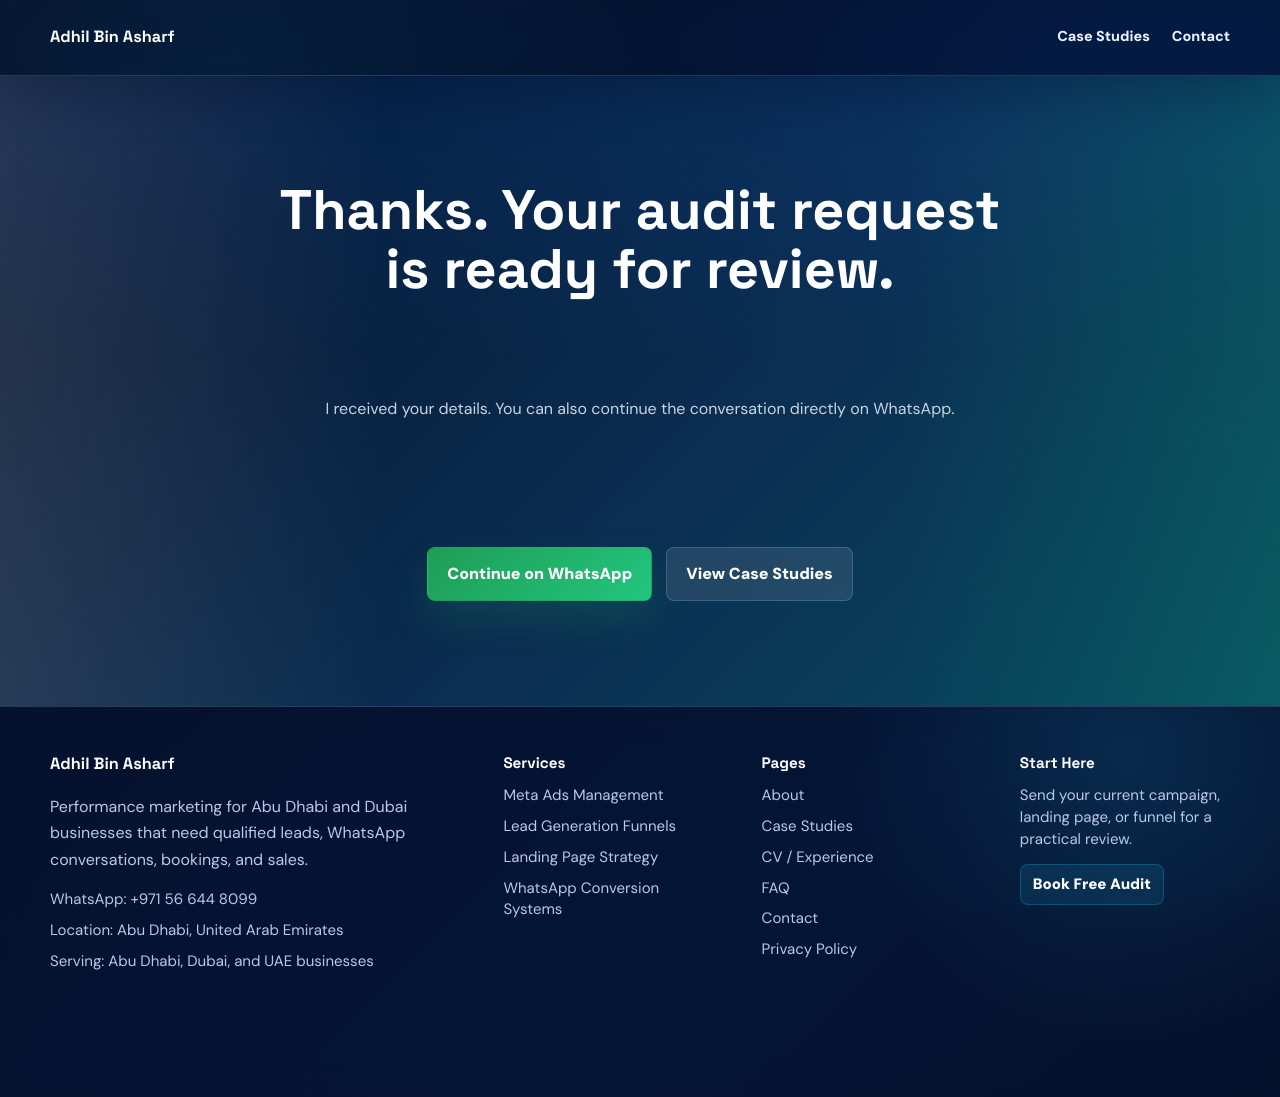
<file: thank-you.html>
<!doctype html>
<html lang="en">
<head>
  <meta charset="utf-8"><meta name="viewport" content="width=device-width, initial-scale=1">
  <title>Thank You | Growth Audit Request Received</title>
  <meta name="description" content="Thank you page for growth audit requests.">
  <link rel="preconnect" href="https://fonts.googleapis.com"><link rel="preconnect" href="https://fonts.gstatic.com" crossorigin><link href="https://fonts.googleapis.com/css2?family=DM+Sans:wght@400;500;600;700;800&family=Space+Grotesk:wght@500;600;700&display=swap" rel="stylesheet"><link rel="icon" type="image/png" sizes="32x32" href="assets/favicon-32.png"><link rel="icon" type="image/png" sizes="192x192" href="assets/favicon-192.png"><link rel="apple-touch-icon" href="assets/apple-touch-icon.png"><link rel="stylesheet" href="styles.css?v=33">
</head>
<body>
  <div class="site-cursor" aria-hidden="true"></div>
  <header class="site-header"><a class="brand" href="index.html"><span>Adhil Bin Asharf</span></a><nav class="site-nav"><a href="case-studies.html">Case Studies</a><a href="contact.html">Contact</a></nav></header>
  <main><section class="final-cta" style="min-height:70vh"><h1>Thanks. Your audit request is ready for review.</h1><p>I received your details. You can also continue the conversation directly on WhatsApp.</p><div class="button-row"><a class="button whatsapp" href="https://wa.me/971566448099">Continue on WhatsApp</a><a class="button secondary" href="case-studies.html">View Case Studies</a></div></section></main>
  <footer class="site-footer">
    <div class="footer-brand">
      <a class="brand" href="index.html"><span>Adhil Bin Asharf</span></a>
      <p>Performance marketing for Abu Dhabi and Dubai businesses that need qualified leads, WhatsApp conversations, bookings, and sales.</p>
      <div class="footer-contact">
        <a href="https://wa.me/971566448099">WhatsApp: +971 56 644 8099</a>
        <span>Location: Abu Dhabi, United Arab Emirates</span>
        <span>Serving: Abu Dhabi, Dubai, and UAE businesses</span>
      </div>
    </div>
    <nav class="footer-column" aria-label="Footer services">
      <strong>Services</strong>
      <a href="services.html">Meta Ads Management</a>
      <a href="services.html">Lead Generation Funnels</a>
      <a href="services.html">Landing Page Strategy</a>
      <a href="services.html">WhatsApp Conversion Systems</a>
    </nav>
    <nav class="footer-column" aria-label="Footer pages">
      <strong>Pages</strong>
      <a href="about.html">About</a>
      <a href="case-studies.html">Case Studies</a>
      <a href="cv.html">CV / Experience</a>
      <a href="faq.html">FAQ</a>
      <a href="contact.html">Contact</a>
      <a href="privacy.html">Privacy Policy</a>
    </nav>
    <div class="footer-column">
      <strong>Start Here</strong>
      <p>Send your current campaign, landing page, or funnel for a practical review.</p>
      <a class="footer-cta" href="contact.html#audit">Book Free Audit</a>
    </div>
    <div class="footer-bottom">
      <span>&copy; 2026 Adhil Bin Asharf. All rights reserved.</span>
      <span>Personal branding website for performance marketing services in the UAE.</span>
    </div>
  </footer>
  <script src="site-content.js?v=1"></script>
  <script src="script.js?v=26"></script>
</body>
</html>
</file>
<file: styles.css>
:root {
  --navy: #031027;
  --ink: #eaf2ff;
  --blue: #1677ff;
  --cyan: #26c6ff;
  --green: #7dd3ff;
  --mint: #d9edff;
  --line: rgba(169, 202, 255, 0.22);
  --soft: #071a3b;
  --white: #ffffff;
  --muted: #b9c9e6;
  --glass: rgba(12, 38, 88, 0.54);
  --glass-strong: rgba(13, 43, 96, 0.72);
  --shadow-sm: 0 14px 36px rgba(0, 8, 24, 0.22);
  --shadow-md: 0 26px 74px rgba(0, 8, 24, 0.32);
  --shadow-lg: 0 36px 110px rgba(0, 8, 24, 0.42);
  --shadow-glow: 0 18px 48px rgba(38, 198, 255, 0.26);
  --radius: 8px;
  --container: 1180px;
}

* { box-sizing: border-box; }

html { scroll-behavior: smooth; }

body {
  margin: 0;
  font-family: "DM Sans", Arial, sans-serif;
  color: var(--ink);
  background:
    radial-gradient(circle at 18% 8%, rgba(38, 198, 255, 0.22), transparent 28rem),
    radial-gradient(circle at 86% 18%, rgba(22, 119, 255, 0.24), transparent 30rem),
    linear-gradient(135deg, #020b1e 0%, #061a3d 34%, #0a2d68 70%, #061329 100%);
  line-height: 1.65;
  text-rendering: geometricPrecision;
}

body::before {
  content: "";
  position: fixed;
  inset: 0;
  z-index: -1;
  pointer-events: none;
  background:
    linear-gradient(135deg, rgba(255, 255, 255, 0.055), transparent 32%),
    linear-gradient(315deg, rgba(38, 198, 255, 0.12), transparent 34%);
}

img { max-width: 100%; display: block; }
a { color: inherit; text-decoration: none; }

.sr-only {
  position: absolute;
  width: 1px;
  height: 1px;
  padding: 0;
  margin: -1px;
  overflow: hidden;
  clip: rect(0, 0, 0, 0);
  white-space: nowrap;
  border: 0;
}

@media (hover: hover) and (pointer: fine) {
  body,
  button,
  a,
  input,
  select,
  textarea,
  label {
    cursor: none;
  }
}

@media (hover: none), (pointer: coarse) {
  .site-cursor {
    display: none;
  }
}

button,
a,
input,
select,
textarea,
label {
  cursor: pointer;
}

.site-cursor {
  position: fixed;
  left: 0;
  top: 0;
  z-index: 9999;
  width: 12px;
  height: 12px;
  border: 1px solid rgba(214, 238, 255, 0.72);
  border-radius: 999px;
  background: rgba(125, 211, 255, 0.72);
  box-shadow:
    0 0 8px rgba(125, 211, 255, 0.34),
    0 0 20px rgba(38, 198, 255, 0.18);
  pointer-events: none;
  opacity: 0;
  transform: translate(-50%, -50%);
  transition: opacity 120ms ease, width 120ms ease, height 120ms ease, background 120ms ease;
  will-change: transform;
}

.site-cursor.is-visible {
  opacity: 1;
}

.site-cursor.is-active {
  width: 18px;
  height: 18px;
  background: rgba(125, 211, 255, 0.42);
  box-shadow:
    0 0 10px rgba(125, 211, 255, 0.36),
    0 0 28px rgba(38, 198, 255, 0.22);
}

.reveal {
  opacity: 1;
  transform: none;
}

.animations-ready .reveal {
  opacity: 0;
  transform: translateY(24px);
  transition:
    opacity 680ms ease,
    transform 680ms cubic-bezier(0.16, 1, 0.3, 1);
  transition-delay: var(--reveal-delay, 0ms);
  will-change: opacity, transform;
}

.animations-ready .reveal[data-reveal="zoom"] {
  transform: translateY(20px) scale(0.985);
}

.animations-ready .reveal.is-visible {
  opacity: 1;
  transform: translate3d(0, 0, 0) scale(1);
  will-change: auto;
}

@keyframes sheen-pass {
  0% { transform: translateX(-120%) skewX(-18deg); opacity: 0; }
  18% { opacity: 0.72; }
  58% { opacity: 0.18; }
  100% { transform: translateX(140%) skewX(-18deg); opacity: 0; }
}

@keyframes card-rise {
  0% { opacity: 0; transform: translateY(26px) scale(0.96); }
  100% { opacity: 1; transform: translateY(0) scale(1); }
}

.site-header,
.hero,
.proof-band,
.section,
.split-section,
.page-hero,
.lead-magnet,
.final-cta,
.content-page,
.site-footer {
  padding-left: max(20px, calc((100vw - var(--container)) / 2));
  padding-right: max(20px, calc((100vw - var(--container)) / 2));
}

.site-header {
  position: sticky;
  top: 0;
  z-index: 20;
  display: flex;
  align-items: center;
  justify-content: space-between;
  min-height: 76px;
  padding-top: 14px;
  padding-bottom: 14px;
  background: rgba(5, 18, 45, 0.72);
  border-bottom: 1px solid rgba(169, 202, 255, 0.18);
  box-shadow: 0 18px 50px rgba(0, 8, 24, 0.28);
  backdrop-filter: blur(14px) saturate(130%);
}

.brand {
  display: inline-flex;
  align-items: center;
  min-width: 0;
  font-family: "Space Grotesk", "DM Sans", sans-serif;
  font-weight: 800;
  color: var(--white);
  font-size: 1.02rem;
  letter-spacing: 0;
}

.brand span:last-child {
  white-space: nowrap;
}

.site-nav {
  display: flex;
  align-items: center;
  gap: clamp(12px, 1.8vw, 22px);
  font-weight: 800;
  font-size: 0.9rem;
}

.site-nav a {
  position: relative;
  padding: 8px 0;
  transition: color 180ms ease, transform 180ms ease;
}

.site-nav a::after {
  content: "";
  position: absolute;
  left: 0;
  right: 0;
  bottom: 2px;
  height: 2px;
  transform: scaleX(0);
  transform-origin: center;
  background: var(--green);
  transition: transform 180ms ease;
}

.site-nav a:hover,
.site-nav a:focus-visible {
  color: var(--cyan);
  transform: translateY(-1px);
}

.site-nav a:hover::after,
.site-nav a:focus-visible::after {
  transform: scaleX(1);
}

.site-nav .nav-cta {
  padding: 10px 14px;
  border-radius: var(--radius);
  background: linear-gradient(135deg, var(--blue), var(--cyan));
  color: var(--white);
  box-shadow: var(--shadow-glow);
}

.site-nav .nav-cta::after { display: none; }

.nav-toggle { display: none; }

.hero {
  position: relative;
  display: grid;
  place-items: center;
  align-content: center;
  gap: clamp(22px, 3vw, 34px);
  min-height: min(760px, calc(100vh - 76px));
  padding-top: clamp(46px, 5.8vw, 78px);
  padding-bottom: clamp(40px, 5vw, 66px);
  overflow: hidden;
  background:
    radial-gradient(circle at 78% 24%, rgba(38,198,255,0.22), transparent 26rem),
    linear-gradient(105deg, rgba(3,16,39,0.9) 0%, rgba(6,26,61,0.78) 48%, rgba(12,55,124,0.66) 100%),
    linear-gradient(135deg, #020b1e, #08265a);
  padding-left: max(48px, calc((100vw - var(--container)) / 2 + 24px));
  padding-right: max(48px, calc((100vw - var(--container)) / 2 + 24px));
}

.hero::before {
  content: "";
  position: absolute;
  inset: 24px max(24px, calc((100vw - var(--container)) / 2));
  border: 1px solid rgba(169,202,255,0.22);
  border-radius: var(--radius);
  pointer-events: none;
}

.hero::after {
  content: "";
  position: absolute;
  inset: auto 0 0;
  height: 1px;
  background: linear-gradient(90deg, transparent, rgba(15,111,255,0.24), transparent);
}

.hero h1 {
  margin: 0;
  max-width: 760px;
  font-family: "Space Grotesk", "DM Sans", sans-serif;
  font-size: clamp(2.35rem, 3.75vw, 3.95rem);
  line-height: 1.08;
  letter-spacing: 0;
  color: var(--white);
  text-wrap: balance;
}

.typewriter-hero {
  position: relative;
  z-index: 1;
  display: grid;
  justify-items: center;
  align-content: center;
  width: min(100%, 1060px);
  min-height: clamp(230px, 35vh, 360px);
  margin-bottom: -16px;
  padding: 0 clamp(10px, 4vw, 48px);
  text-align: center;
}

.hero .typewriter-heading {
  display: flex;
  align-items: center;
  justify-content: center;
  min-height: clamp(8rem, 18vw, 17rem);
  max-width: 980px;
  font-size: clamp(2.65rem, 5.25vw, 5.85rem);
  line-height: 1.08;
  letter-spacing: 0.08em;
  text-align: center;
  text-transform: uppercase;
  text-shadow: 0 18px 70px rgba(0, 8, 24, 0.5);
  opacity: 0;
  transform: translateY(14px);
  filter: blur(4px);
  transition:
    opacity 850ms cubic-bezier(0.22, 1, 0.36, 1),
    transform 850ms cubic-bezier(0.22, 1, 0.36, 1),
    filter 850ms cubic-bezier(0.22, 1, 0.36, 1);
}

.typewriter-hero.is-sentence-visible .typewriter-heading {
  opacity: 1;
  transform: translateY(0);
  filter: blur(0);
}

.typewriter-hero.is-transitioning .typewriter-heading {
  opacity: 0;
  transform: translateY(-10px);
  filter: blur(4px);
}

.typewriter-hero.is-reduced-motion .typewriter-heading {
  transform: none;
  filter: none;
  transition: opacity 850ms ease;
}

.typewriter-hero.is-reduced-motion.is-transitioning .typewriter-heading {
  transform: none;
  filter: none;
}

.typewriter-toggle {
  position: relative;
  min-height: 38px;
  padding: 8px 16px;
  border: 1px solid rgba(169, 202, 255, 0.2);
  border-radius: 999px;
  color: rgba(234, 242, 255, 0.78);
  background: rgba(8, 30, 68, 0.42);
  box-shadow: inset 0 1px 0 rgba(255,255,255,0.08);
  font: inherit;
  font-size: 0.8rem;
  font-weight: 800;
  letter-spacing: 0.01em;
  backdrop-filter: blur(12px);
  transition: color 180ms ease, border-color 180ms ease, background 180ms ease, transform 180ms ease;
}

.typewriter-toggle:hover,
.typewriter-toggle:focus-visible {
  color: var(--white);
  border-color: rgba(125, 211, 255, 0.38);
  background: rgba(13, 43, 96, 0.72);
  transform: translateY(-1px);
}

.hero-bottom {
  position: relative;
  z-index: 1;
  display: grid;
  justify-items: center;
  gap: 10px;
  text-align: center;
  margin-top: clamp(-8px, -0.8vw, -4px);
}

.hero-bottom p {
  max-width: 720px;
  margin: 0;
  color: rgba(217, 237, 255, 0.82);
  font-size: clamp(0.98rem, 1.25vw, 1.12rem);
  line-height: 1.6;
}

.hero-cta-row {
  display: flex;
  flex-wrap: wrap;
  justify-content: center;
  gap: 14px;
}

.hero-cta-row .button {
  min-width: 154px;
}

.page-hero h1,
.final-cta h1 {
  margin: 0;
  max-width: 820px;
  font-family: "Space Grotesk", "DM Sans", sans-serif;
  font-size: clamp(2.3rem, 4.35vw, 4.35rem);
  line-height: 1.06;
  letter-spacing: 0;
  color: var(--white);
  text-wrap: balance;
}

.page-hero p {
  max-width: 690px;
  margin: 20px 0 0;
  color: var(--muted);
  font-size: clamp(1.04rem, 1.4vw, 1.22rem);
}

.eyebrow {
  margin: 0 0 14px;
  color: var(--green);
  text-transform: uppercase;
  font-weight: 900;
  font-size: 0.78rem;
  letter-spacing: 0.08em;
}

.button-row,
.center-action {
  display: flex;
  flex-wrap: wrap;
  gap: 14px;
  margin-top: 28px;
}

.button {
  display: inline-flex;
  align-items: center;
  justify-content: center;
  min-height: 50px;
  padding: 13px 19px;
  border-radius: var(--radius);
  border: 1px solid var(--line);
  font-weight: 900;
  text-align: center;
  transition: transform 180ms ease, box-shadow 180ms ease, border-color 180ms ease, background 180ms ease;
}

.button:hover,
.button:focus-visible {
  transform: translateY(-2px);
  box-shadow: var(--shadow-md);
}

.button.primary {
  border-color: rgba(15, 111, 255, 0.22);
  background: linear-gradient(135deg, #0d64f2, var(--cyan));
  color: var(--white);
  box-shadow: var(--shadow-glow);
}

.button.primary:hover,
.button.primary:focus-visible {
  box-shadow: var(--shadow-glow), 0 0 30px rgba(38, 198, 255, 0.2);
}

.button.secondary {
  background: rgba(255,255,255,0.1);
  color: var(--white);
  border-color: rgba(169,202,255,0.22);
  backdrop-filter: blur(10px);
}

.button.whatsapp {
  border-color: rgba(31, 157, 85, 0.2);
  background: linear-gradient(135deg, #1f9d55, #22c57e);
  color: var(--white);
  box-shadow: 0 18px 38px rgba(31, 157, 85, 0.2);
}

.proof-band {
  padding-top: 26px;
  padding-bottom: 30px;
  background: linear-gradient(135deg, var(--navy), #0c2b4d 56%, #063c51);
  color: var(--white);
  box-shadow: inset 0 1px 0 rgba(255,255,255,0.08);
}

.sample-note {
  max-width: var(--container);
  margin: 0 auto 14px;
  color: #bfd0e4;
  font-size: 0.88rem;
}

.proof-grid {
  display: grid;
  grid-template-columns: repeat(4, minmax(0, 1fr));
  gap: 16px;
  max-width: var(--container);
  margin: 0 auto;
}

.proof-grid div {
  position: relative;
  overflow: hidden;
  padding: 20px;
  border: 1px solid rgba(255,255,255,0.17);
  border-radius: var(--radius);
  background: rgba(255, 255, 255, 0.09);
  box-shadow: 0 20px 48px rgba(0,0,0,0.16), inset 0 1px 0 rgba(255,255,255,0.1);
  backdrop-filter: blur(10px);
  transition: transform 180ms ease, border-color 180ms ease, background 180ms ease;
}

.proof-grid div::after {
  content: "";
  position: absolute;
  top: -35%;
  bottom: -35%;
  left: 0;
  width: 34%;
  pointer-events: none;
  background: linear-gradient(90deg, transparent, rgba(255,255,255,0.22), transparent);
  transform: translateX(-120%) skewX(-18deg);
}

.proof-grid div:hover {
  transform: translateY(-3px);
  border-color: rgba(255,255,255,0.34);
  background: rgba(255,255,255,0.13);
}

.proof-grid div:hover::after {
  animation: sheen-pass 900ms ease;
}

.proof-grid strong {
  display: block;
  font-family: "Space Grotesk", "DM Sans", sans-serif;
  font-size: clamp(1.28rem, 2.2vw, 1.7rem);
  line-height: 1.12;
}

.proof-grid span {
  display: block;
  margin-top: 6px;
  color: #c8d4e2;
}

.section,
.split-section,
.page-hero,
.lead-magnet,
.final-cta,
.content-page {
  padding-top: clamp(50px, 6vw, 82px);
  padding-bottom: clamp(50px, 6vw, 82px);
}

.section-heading {
  max-width: 770px;
  margin-bottom: 34px;
}

h2 {
  margin: 0;
  font-family: "Space Grotesk", "DM Sans", sans-serif;
  color: var(--white);
  font-size: clamp(1.9rem, 3.3vw, 3.1rem);
  line-height: 1.08;
  letter-spacing: 0;
}

h3 {
  margin: 0 0 10px;
  font-family: "Space Grotesk", "DM Sans", sans-serif;
  color: var(--white);
  font-size: 1.08rem;
  line-height: 1.28;
}

.muted {
  background:
    linear-gradient(180deg, rgba(7, 26, 59, 0.84), rgba(5, 20, 49, 0.72));
}

.split-section {
  display: grid;
  grid-template-columns: minmax(0, 0.82fr) minmax(0, 1.18fr);
  gap: clamp(28px, 4.5vw, 64px);
  align-items: center;
}

.check-list,
.feature-list {
  display: grid;
  gap: 14px;
}

.check-list p,
.feature-list p {
  position: relative;
  margin: 0;
  padding: 18px 18px 18px 48px;
  border: 1px solid rgba(139, 160, 188, 0.26);
  border-radius: var(--radius);
  color: var(--ink);
  background: rgba(12, 38, 88, 0.58);
  box-shadow: var(--shadow-sm), inset 0 1px 0 rgba(255,255,255,0.1);
  backdrop-filter: blur(10px) saturate(125%);
  transition: transform 180ms ease, border-color 180ms ease, box-shadow 180ms ease;
}

.check-list p:hover,
.feature-list p:hover {
  transform: translateX(4px);
  border-color: rgba(38, 198, 255, 0.34);
  box-shadow: var(--shadow-md), 0 0 30px rgba(38, 198, 255, 0.12);
}

.check-list p::before,
.feature-list p::before {
  content: "";
  position: absolute;
  left: 19px;
  top: 25px;
  width: 10px;
  height: 10px;
  border-radius: 50%;
  background: var(--green);
  box-shadow: 0 0 0 6px rgba(22, 161, 99, 0.13), 0 0 18px rgba(22, 161, 99, 0.4);
}

.process-grid,
.card-grid,
.case-grid,
.package-grid,
.faq-grid {
  display: grid;
  grid-template-columns: repeat(3, minmax(0, 1fr));
  gap: 18px;
  align-items: stretch;
}

.process-grid article,
.card,
.case-card,
.package,
.faq-item,
.story-panel,
.form-panel {
  position: relative;
  display: flex;
  flex-direction: column;
  min-width: 0;
  height: 100%;
  padding: clamp(20px, 2.4vw, 26px);
  border: 1px solid rgba(139, 160, 188, 0.24);
  border-radius: var(--radius);
  background:
    linear-gradient(180deg, rgba(13,43,96,0.76), rgba(7,26,59,0.64));
  box-shadow: var(--shadow-sm), inset 0 1px 0 rgba(255,255,255,0.1);
  contain: content;
  backdrop-filter: blur(10px) saturate(125%);
  transition: transform 180ms ease, box-shadow 180ms ease, border-color 180ms ease;
}

.process-grid article.is-visible,
.card.is-visible,
.case-card.is-visible,
.package.is-visible,
.faq-item.is-visible,
.story-panel.is-visible,
.form-panel.is-visible {
  animation: card-rise 620ms cubic-bezier(0.16, 1, 0.3, 1) both;
  animation-delay: var(--reveal-delay, 0ms);
}

.process-grid article > *,
.card > *,
.case-card > *,
.package > *,
.faq-item > *,
.story-panel > *,
.form-panel > * {
  position: relative;
  z-index: 1;
}

.card h3,
.case-card h3,
.package h3,
.faq-item h3,
.process-grid h3 {
  margin-bottom: 16px;
}

.story-panel h2,
.form-panel h2 {
  margin-bottom: 22px;
}

.story-panel h3,
.form-panel h3 {
  margin-top: 28px;
  margin-bottom: 16px;
}

.story-panel p,
.form-panel p,
.story-panel li,
.form-panel li {
  font-size: clamp(1rem, 1.1vw, 1.08rem);
  line-height: 1.72;
}

.story-panel p,
.form-panel p {
  margin: 0;
}

.process-grid article::before,
.card::before,
.case-card::before,
.package::before,
.faq-item::before,
.story-panel::before,
.form-panel::before {
  content: "";
  position: absolute;
  inset: 0;
  border-radius: inherit;
  pointer-events: none;
  background: linear-gradient(135deg, rgba(38,198,255,0.13), transparent 35%, rgba(22,119,255,0.16));
  opacity: 0;
  transition: opacity 180ms ease;
}

.process-grid article::after,
.card::after,
.case-card::after,
.package::after,
.faq-item::after,
.story-panel::after,
.form-panel::after {
  content: "";
  position: absolute;
  top: -45%;
  bottom: -45%;
  left: 0;
  z-index: 0;
  width: 28%;
  pointer-events: none;
  background: linear-gradient(90deg, transparent, rgba(125,211,255,0.16), transparent);
  transform: translateX(-130%) skewX(-16deg);
}

.process-grid article:hover,
.card:hover,
.case-card:hover,
.package:hover,
.faq-item:hover,
.story-panel:hover,
.form-panel:hover {
  transform: translateY(-4px);
  border-color: rgba(38, 198, 255, 0.32);
  box-shadow: var(--shadow-md), 0 0 40px rgba(38, 198, 255, 0.14);
}

.process-grid article:hover::before,
.card:hover::before,
.case-card:hover::before,
.package:hover::before,
.faq-item:hover::before,
.story-panel:hover::before,
.form-panel:hover::before {
  opacity: 1;
}

.process-grid article:hover::after,
.card:hover::after,
.case-card:hover::after,
.package:hover::after,
.faq-item:hover::after,
.story-panel:hover::after,
.form-panel:hover::after {
  animation: sheen-pass 900ms ease;
}

.process-grid span,
.tag {
  display: inline-flex;
  width: fit-content;
  margin-bottom: 16px;
  padding: 6px 10px;
  border-radius: var(--radius);
  color: var(--mint);
  background: rgba(38, 198, 255, 0.1);
  font-weight: 900;
}

.card p,
.process-grid p,
.case-card p,
.package p,
.faq-item p {
  margin-bottom: 0;
  color: var(--muted);
  line-height: 1.72;
}

.case-card {
  justify-content: flex-start;
}

.case-card .tag {
  margin-bottom: 18px;
}

.case-card h3 {
  min-height: 58px;
  margin-bottom: 22px;
}

.case-card p {
  max-width: 36ch;
}

.case-card p:not(.metric) {
  margin-top: 0;
}

.case-card p + p,
.story-panel p + p {
  margin-top: 14px;
}

.case-card .tag + h3,
.process-grid span + h3 {
  margin-top: 2px;
}

.case-card h3 + p,
.card h3 + p,
.package h3 + p,
.faq-item h3 + p {
  margin-top: 10px;
}

.metric {
  margin-top: auto !important;
  padding-top: 28px;
  color: var(--green) !important;
  font-weight: 900;
}

.final-cta {
  position: relative;
  display: flex;
  align-items: center;
  justify-content: space-between;
  gap: 24px;
  overflow: hidden;
  background: linear-gradient(135deg, var(--navy), #0b2d51 55%, #064b60);
  color: var(--white);
}

.lead-magnet {
  position: relative;
  display: grid;
  grid-template-columns: minmax(0, 1fr) auto;
  align-items: center;
  gap: clamp(24px, 5vw, 72px);
  min-height: 300px;
  padding-left: max(56px, calc((100vw - var(--container)) / 2 + 32px));
  padding-right: max(56px, calc((100vw - var(--container)) / 2 + 32px));
  overflow: hidden;
  color: var(--ink);
  background:
    radial-gradient(circle at 80% 45%, rgba(38,198,255,0.2), transparent 22rem),
    linear-gradient(135deg, rgba(7,26,59,0.94), rgba(12,55,124,0.72)),
    linear-gradient(315deg, rgba(22,119,255,0.22), rgba(38,198,255,0.12));
  border-top: 1px solid rgba(169, 202, 255, 0.2);
  border-bottom: 1px solid rgba(169, 202, 255, 0.2);
}

.lead-magnet::before {
  content: "";
  position: absolute;
  inset: 30px max(30px, calc((100vw - var(--container)) / 2 + 6px));
  border: 1px solid rgba(169,202,255,0.24);
  border-radius: var(--radius);
  pointer-events: none;
  box-shadow: inset 0 1px 0 rgba(255,255,255,0.12);
}

.lead-magnet::after {
  content: "";
  position: absolute;
  right: max(20px, calc((100vw - var(--container)) / 2));
  top: 50%;
  width: min(34vw, 360px);
  height: 56%;
  transform: translateY(-50%);
  border-radius: var(--radius);
  background: linear-gradient(135deg, rgba(38,198,255,0.16), rgba(22,119,255,0.16));
  filter: blur(34px);
  pointer-events: none;
}

.lead-magnet > div {
  position: relative;
  z-index: 1;
  max-width: 760px;
  align-self: center;
}

.lead-magnet .button {
  position: relative;
  z-index: 1;
  flex: 0 0 auto;
  min-width: 214px;
  white-space: nowrap;
  align-self: center;
  justify-self: end;
}

.final-cta {
  min-height: 320px;
}

.final-cta::before {
  content: "";
  position: absolute;
  inset: 0;
  pointer-events: none;
  background:
    linear-gradient(90deg, rgba(255,255,255,0.12), transparent 30%),
    linear-gradient(270deg, rgba(18, 166, 106, 0.18), transparent 30%),
    linear-gradient(180deg, rgba(15, 111, 255, 0.12), transparent 45%);
}

.final-cta > * {
  position: relative;
  z-index: 1;
}

.final-cta h2,
.final-cta h1 { color: var(--white); }

.final-cta p { color: #c8d4e2; }

.lead-magnet h2 {
  max-width: 720px;
}

.lead-magnet p {
  max-width: 680px;
  color: var(--muted);
}

.final-cta {
  display: grid;
  place-items: center;
  text-align: center;
  justify-content: center;
  justify-items: center;
}

.final-cta h2 {
  width: min(100%, 920px);
  max-width: 920px;
  margin-inline: auto;
  text-align: center;
  justify-self: center;
}

.final-cta p {
  max-width: 680px;
  margin-inline: auto;
  justify-self: center;
}

.final-cta .button {
  justify-self: center;
}

.site-footer {
  display: grid;
  grid-template-columns: minmax(280px, 1.35fr) repeat(3, minmax(160px, 0.7fr));
  gap: clamp(24px, 4vw, 48px);
  padding-top: 44px;
  padding-bottom: 28px;
  border-top: 1px solid var(--line);
  background:
    radial-gradient(circle at 88% 12%, rgba(38,198,255,0.12), transparent 18rem),
    rgba(5, 18, 45, 0.9);
  backdrop-filter: blur(16px) saturate(135%);
}

.site-footer p {
  margin: 0;
  color: var(--muted);
}

.footer-brand {
  display: grid;
  gap: 16px;
  align-content: start;
}

.footer-brand p {
  max-width: 480px;
}

.footer-contact,
.footer-column {
  display: grid;
  gap: 9px;
  align-content: start;
}

.footer-column strong {
  color: var(--white);
  font-family: "Space Grotesk", "DM Sans", sans-serif;
  font-size: 0.95rem;
}

.footer-contact a,
.footer-contact span,
.footer-column a,
.footer-column p {
  color: var(--muted);
  font-size: 0.94rem;
  line-height: 1.45;
}

.site-footer a {
  transition: color 180ms ease, transform 180ms ease;
}

.site-footer a:hover {
  color: var(--cyan);
}

.footer-cta {
  display: inline-flex;
  width: fit-content;
  margin-top: 4px;
  padding: 9px 12px;
  border: 1px solid rgba(38, 198, 255, 0.24);
  border-radius: var(--radius);
  background: rgba(38, 198, 255, 0.1);
  color: var(--white) !important;
  font-weight: 900;
}

.footer-cta:hover {
  transform: translateY(-2px);
  background: rgba(38, 198, 255, 0.16);
}

.footer-bottom {
  grid-column: 1 / -1;
  display: flex;
  flex-wrap: wrap;
  justify-content: space-between;
  gap: 12px;
  padding-top: 24px;
  border-top: 1px solid rgba(169, 202, 255, 0.14);
  color: var(--muted);
  font-size: 0.88rem;
}

.page-hero {
  background:
    radial-gradient(circle at 82% 22%, rgba(38,198,255,0.18), transparent 24rem),
    linear-gradient(135deg, rgba(3,16,39,0.92), rgba(12,55,124,0.72)),
    linear-gradient(315deg, rgba(22,119,255,0.16), rgba(38,198,255,0.1)),
    var(--soft);
  border-bottom: 1px solid rgba(169, 202, 255, 0.2);
}

.content-narrow {
  max-width: 860px;
  margin-inline: auto;
}

.content-narrow p,
.content-narrow li,
.details-list li {
  color: var(--muted);
}

.content-page .story-panel {
  padding: clamp(26px, 3.5vw, 34px);
}

.content-page .story-panel h2 {
  font-size: clamp(2rem, 3.1vw, 3rem);
}

.content-page .story-panel .button {
  margin-top: 18px;
}

.policy-page {
  max-width: 980px;
  margin-inline: auto;
}

.policy-page .story-panel {
  gap: 0;
}

.policy-page h2 {
  margin-top: 34px;
  margin-bottom: 14px;
  font-size: clamp(1.45rem, 2vw, 2rem);
}

.policy-page h3 {
  margin-top: 24px;
  margin-bottom: 10px;
  color: var(--mint);
}

.policy-page p,
.policy-page li {
  color: var(--muted);
}

.policy-page ul {
  display: grid;
  gap: 8px;
  margin: 12px 0 18px;
  padding-left: 22px;
}

.two-column {
  display: grid;
  grid-template-columns: repeat(2, minmax(0, 1fr));
  gap: 28px;
}

.price {
  color: var(--green);
  font-family: "Space Grotesk", "DM Sans", sans-serif;
  font-size: 1.28rem;
  font-weight: 900;
}

.details-list {
  display: grid;
  gap: 14px;
  margin: 18px 0 0;
  padding-left: 20px;
}

.contact-layout {
  display: grid;
  grid-template-columns: minmax(280px, 0.9fr) minmax(0, 1.1fr);
  gap: 28px;
  align-items: start;
}

form {
  display: grid;
  gap: 14px;
}

label {
  display: grid;
  gap: 7px;
  font-weight: 900;
  color: var(--white);
}

input,
select,
textarea {
  width: 100%;
  min-height: 48px;
  padding: 12px 13px;
  border: 1px solid rgba(169, 202, 255, 0.26);
  border-radius: var(--radius);
  font: inherit;
  color: var(--ink);
  background: rgba(7, 26, 59, 0.62);
  box-shadow: inset 0 1px 0 rgba(255,255,255,0.09);
  transition: border-color 180ms ease, box-shadow 180ms ease, background 180ms ease;
}

textarea {
  min-height: 126px;
  resize: vertical;
}

input:focus,
select:focus,
textarea:focus {
  border-color: rgba(15, 111, 255, 0.55);
  background: rgba(11, 45, 96, 0.84);
  box-shadow: 0 0 0 4px rgba(15, 111, 255, 0.12);
}

input:focus-visible,
select:focus-visible,
textarea:focus-visible,
button:focus-visible,
a:focus-visible {
  outline: 3px solid rgba(21, 94, 239, 0.24);
  outline-offset: 3px;
}

.small-note {
  color: var(--muted);
  font-size: 0.92rem;
}

.admin-body {
  min-height: 100vh;
  background:
    radial-gradient(circle at 20% 12%, rgba(38, 198, 255, 0.2), transparent 28rem),
    radial-gradient(circle at 86% 18%, rgba(22, 119, 255, 0.28), transparent 32rem),
    linear-gradient(135deg, #020b1e 0%, #071d48 54%, #061329 100%);
}

.admin-shell {
  display: grid;
  grid-template-columns: 280px minmax(0, 1fr);
  min-height: 100vh;
}

.admin-sidebar {
  position: sticky;
  top: 0;
  height: 100vh;
  padding: 28px 20px;
  border-right: 1px solid rgba(169, 202, 255, 0.18);
  background: rgba(5, 18, 45, 0.72);
  box-shadow: 20px 0 70px rgba(0, 8, 24, 0.26);
  backdrop-filter: blur(16px);
}

.admin-sidebar p {
  margin: 10px 0 24px;
  color: var(--muted);
}

.admin-tabs {
  display: grid;
  gap: 8px;
}

.admin-tabs button,
.admin-list-head button,
.admin-danger {
  min-height: 40px;
  border: 1px solid rgba(169, 202, 255, 0.18);
  border-radius: var(--radius);
  color: var(--ink);
  background: rgba(13, 43, 96, 0.52);
  font: inherit;
  font-weight: 800;
  text-align: left;
  transition: border-color 180ms ease, background 180ms ease, transform 180ms ease;
}

.admin-tabs button {
  padding: 10px 12px;
}

.admin-tabs button:hover,
.admin-tabs button.is-active {
  border-color: rgba(38, 198, 255, 0.42);
  background: rgba(22, 119, 255, 0.28);
}

.admin-panel {
  padding: clamp(24px, 4vw, 54px);
}

.admin-topbar {
  display: flex;
  align-items: center;
  justify-content: space-between;
  gap: 20px;
  margin-bottom: 22px;
}

.admin-topbar h1 {
  margin: 0;
  font-family: "Space Grotesk", "DM Sans", sans-serif;
  font-size: clamp(2rem, 4vw, 4rem);
  line-height: 1;
}

.admin-actions {
  display: flex;
  flex-wrap: wrap;
  gap: 12px;
}

.admin-notice,
.admin-editor-block {
  border: 1px solid rgba(169, 202, 255, 0.18);
  border-radius: var(--radius);
  background: rgba(8, 30, 68, 0.58);
  box-shadow: var(--shadow-sm), inset 0 1px 0 rgba(255,255,255,0.08);
  backdrop-filter: blur(14px);
}

.admin-notice {
  margin: 0 0 18px;
  padding: 14px 16px;
  color: var(--muted);
}

.admin-form {
  display: grid;
  gap: 18px;
}

.admin-editor-block {
  padding: clamp(18px, 3vw, 28px);
}

.admin-editor-block h2,
.admin-editor-block h3 {
  margin: 0 0 16px;
  font-family: "Space Grotesk", "DM Sans", sans-serif;
}

.admin-grid {
  display: grid;
  grid-template-columns: repeat(2, minmax(0, 1fr));
  gap: 16px;
}

.admin-grid label,
.admin-list-item label {
  color: var(--muted);
}

.admin-list-head {
  display: flex;
  justify-content: space-between;
  gap: 12px;
  align-items: center;
}

.admin-list-head button,
.admin-danger {
  padding: 9px 12px;
  text-align: center;
}

.admin-list {
  display: grid;
  gap: 14px;
}

.admin-list-item {
  display: grid;
  gap: 12px;
  padding: 16px;
  border: 1px solid rgba(169, 202, 255, 0.14);
  border-radius: var(--radius);
  background: rgba(5, 18, 45, 0.44);
}

.admin-danger {
  justify-self: end;
  color: #ffd7df;
  border-color: rgba(255, 107, 129, 0.24);
  background: rgba(140, 20, 44, 0.32);
}

.admin-json {
  min-height: 440px;
  font-family: Consolas, "Courier New", monospace;
}

@media (max-width: 1100px) {
  .site-nav {
    gap: 12px;
    font-size: 0.86rem;
  }
}

@media (max-width: 940px) {
  .admin-shell {
    grid-template-columns: 1fr;
  }

  .admin-sidebar {
    position: relative;
    height: auto;
    border-right: 0;
    border-bottom: 1px solid rgba(169, 202, 255, 0.18);
  }

  .admin-tabs {
    grid-template-columns: repeat(2, minmax(0, 1fr));
  }

  .admin-topbar {
    align-items: flex-start;
    flex-direction: column;
  }

  .admin-grid {
    grid-template-columns: 1fr;
  }

  .nav-toggle {
    display: inline-flex;
    align-items: center;
    justify-content: center;
    min-height: 42px;
    padding: 10px 13px;
    border: 1px solid var(--line);
    border-radius: var(--radius);
    background: rgba(13, 43, 96, 0.82);
    box-shadow: var(--shadow-sm);
    color: var(--white);
    font-weight: 900;
    backdrop-filter: blur(16px);
  }

  .site-nav {
    position: absolute;
    left: 20px;
    right: 20px;
    top: 76px;
    display: none;
    flex-direction: column;
    align-items: stretch;
    gap: 8px;
    padding: 16px;
    border: 1px solid rgba(169, 202, 255, 0.24);
    border-radius: var(--radius);
    background: rgba(5, 18, 45, 0.92);
    box-shadow: var(--shadow-md);
    backdrop-filter: blur(20px);
  }

  .site-nav.is-open { display: flex; }

  .site-nav a {
    padding: 10px 8px;
  }

  .site-nav .nav-cta {
    text-align: center;
  }

  .hero,
  .split-section,
  .contact-layout,
  .two-column {
    grid-template-columns: 1fr;
  }

  .hero {
    min-height: min(720px, calc(100vh - 76px));
  }

  .split-section {
    align-items: start;
  }

  .proof-grid,
  .process-grid,
  .card-grid,
  .case-grid,
  .package-grid,
  .faq-grid {
    grid-template-columns: repeat(2, minmax(0, 1fr));
  }

  .site-footer {
    grid-template-columns: repeat(2, minmax(0, 1fr));
  }
}

@media (max-width: 680px) {
  .site-header,
  .hero,
  .proof-band,
  .section,
  .split-section,
  .page-hero,
  .lead-magnet,
  .final-cta,
  .content-page,
  .site-footer {
    padding-left: 16px;
    padding-right: 16px;
  }

  .site-header {
    min-height: 68px;
  }

  .brand {
    font-size: 0.9rem;
  }

  .site-nav {
    left: 16px;
    right: 16px;
    top: 68px;
  }

  .hero h1,
  .page-hero h1,
  .final-cta h1 {
    font-size: clamp(2.05rem, 10vw, 2.65rem);
  }

  h2 {
    font-size: clamp(1.7rem, 8.4vw, 2.25rem);
  }

  .hero {
    padding-top: 34px;
    padding-left: 16px;
    padding-right: 16px;
  }

  .typewriter-hero {
    min-height: clamp(220px, 36vh, 340px);
    margin-bottom: -14px;
    padding-inline: 0;
  }

  .animations-ready .typewriter-hero.reveal.is-visible {
    transform: none;
  }

  .hero .typewriter-heading {
    min-height: clamp(12rem, 52vw, 18rem);
    max-width: 100%;
    font-size: clamp(1.95rem, 8.8vw, 2.85rem);
    letter-spacing: 0.055em;
  }

  .typewriter-toggle {
    font-size: 0.74rem;
  }

  .hero-bottom {
    gap: 10px;
    margin-top: -18px;
  }

  .hero-bottom p {
    max-width: 32rem;
    font-size: 0.96rem;
  }

  .hero::before,
  .lead-magnet::before {
    display: none;
  }

  .page-hero p {
    font-size: 1rem;
  }

  .site-cursor {
    display: none;
  }

  body,
  button,
  a,
  input,
  select,
  textarea,
  label {
    cursor: auto;
  }

  .proof-grid,
  .process-grid,
  .card-grid,
  .case-grid,
  .package-grid,
  .faq-grid {
    grid-template-columns: 1fr;
  }

  .lead-magnet {
    flex-direction: column;
    align-items: flex-start;
  }

  .site-footer {
    grid-template-columns: 1fr;
    gap: 24px;
  }

  .footer-bottom {
    display: grid;
  }

  .lead-magnet {
    display: grid;
    grid-template-columns: 1fr;
    padding-left: 16px;
    padding-right: 16px;
    text-align: center;
  }

  .lead-magnet > div,
  .lead-magnet .button {
    justify-self: center;
  }

  .lead-magnet,
  .final-cta {
    min-height: auto;
  }

  .button-row,
  .center-action,
  .hero-cta-row {
    width: 100%;
  }

  .button,
  .hero-cta-row .button {
    width: 100%;
  }

  .lead-magnet .button {
    min-width: 0;
    white-space: normal;
  }

}

@media (max-width: 420px) {
  .brand span:last-child {
    max-width: 168px;
    overflow: hidden;
    text-overflow: ellipsis;
  }

  .hero .typewriter-heading {
    font-size: clamp(1.75rem, 8.5vw, 2.2rem);
    letter-spacing: 0.045em;
  }

  .process-grid article,
  .card,
  .case-card,
  .package,
  .faq-item,
  .story-panel,
  .form-panel {
    padding: 18px;
  }
}
</file>
